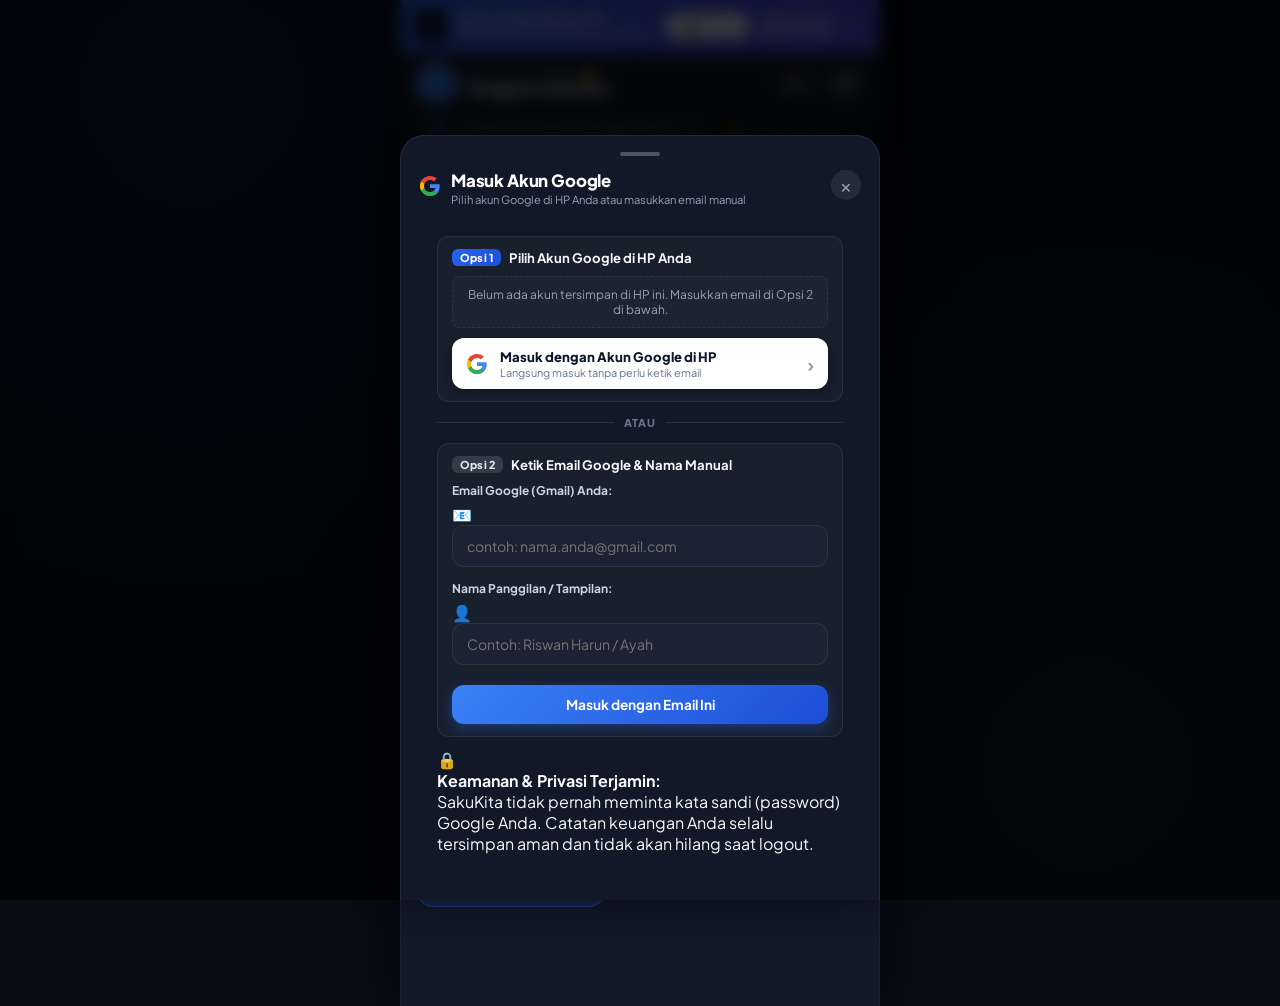
<file: index.html>
<!DOCTYPE html>
<html lang="id">

<head>
  <meta charset="UTF-8">
  <meta name="viewport" content="width=device-width, initial-scale=1.0">
  <title>SakuKita - Buku Kas & Keuangan Kolaboratif Multi-Akun</title>
  <meta name="description"
    content="Aplikasi pencatatan keuangan bersama dan keluarga kolaboratif. Dilengkapi izin pantau (read-only), auto-sync Google Sheets, dan pemantau limit backend gratis.">
  <link rel="manifest" href="manifest.json">
  <link rel="icon" type="image/png" href="icon-192.png">
  <link rel="apple-touch-icon" href="icon-192.png">
  <meta name="theme-color" content="#090d16">
  <meta name="apple-mobile-web-app-capable" content="yes">
  <meta name="apple-mobile-web-app-status-bar-style" content="black-translucent">
  <meta name="apple-mobile-web-app-title" content="SakuKita">
  <link rel="preconnect" href="https://fonts.googleapis.com">
  <link rel="preconnect" href="https://fonts.gstatic.com" crossorigin>
  <link
    href="https://fonts.googleapis.com/css2?family=Plus+Jakarta+Sans:wght@400;500;600;700;800&family=JetBrains+Mono:wght@400;600&display=swap"
    rel="stylesheet">
  <link rel="stylesheet" href="style.css">
</head>

<body>
  <!-- Main Phone Screen Container (FinTech Mobile Shell) -->
  <div class="app-layout">
    <!-- PWA 1-Click Install Banner (Hanya muncul jika belum diinstal) -->
    <div id="pwa-install-banner" class="pwa-install-banner hidden">
      <div class="pwa-banner-left">
        <img src="icon-192.png" width="32" height="32" class="pwa-app-logo" alt="SakuKita Icon">
        <div class="pwa-text-box">
          <strong class="pwa-title">Pasang SakuKita ke HP</strong>
          <span class="pwa-sub">Siap pakai di layar HP tanpa unduh APK manual</span>
        </div>
      </div>
      <div class="pwa-banner-actions">
        <button id="btn-pwa-install" class="btn-install-app" onclick="triggerPwaInstall()">
          <span>📲 Pasang</span>
        </button>
        <button class="btn-pwa-guide" onclick="openInstallGuideModal()" title="Panduan Pasang di HP">
          <span>ℹ️ Panduan</span>
        </button>
        <button class="btn-pwa-dismiss" onclick="dismissPwaBanner()" title="Tutup Banner">&times;</button>
      </div>
    </div>

    <!-- Mobile Top App Bar (khas DANA / OVO) -->
    <header class="app-header-mobile">
      <div class="mobile-header-top">
        <!-- User Avatar & Friendly Greeting -->
        <div class="user-greeting-wrap" onclick="openEditProfileModal()" title="Klik untuk ubah nama atau foto profil">
          <div class="user-avatar-badge" id="header-user-avatar">
            <span>👤</span>
          </div>
          <div class="user-greeting-text">
            <span class="greeting-sub">Halo, Selamat Datang 👋</span>
            <h2 class="user-greeting-name" id="header-user-name">Saya</h2>
          </div>
        </div>

        <!-- Header Actions: Google Account Pill & Settings Menu -->
        <div class="header-right-badges">
          <button class="btn-compact-google" onclick="openGoogleLoginModal()" title="Pilih / Ganti Akun Google">
            <svg width="14" height="14" viewBox="0 0 24 24">
              <path fill="#4285F4"
                d="M22.56 12.25c0-.78-.07-1.53-.2-2.25H12v4.26h5.92c-.26 1.37-1.04 2.53-2.21 3.31v2.77h3.57c2.08-1.92 3.28-4.74 3.28-8.09z" />
              <path fill="#34A853"
                d="M12 23c2.97 0 5.46-.98 7.28-2.66l-3.57-2.77c-.98.66-2.23 1.06-3.71 1.06-2.86 0-5.29-1.93-6.16-4.53H2.18v2.84C3.99 20.53 7.7 23 12 23z" />
              <path fill="#FBBC05"
                d="M5.84 14.09c-.22-.66-.35-1.36-.35-2.09s.13-1.43.35-2.09V7.06H2.18C1.43 8.55 1 10.22 1 12s.43 3.45 1.18 4.94l2.85-2.22.81-.63z" />
              <path fill="#EA4335"
                d="M12 5.38c1.62 0 3.06.56 4.21 1.64l3.15-3.15C17.45 2.09 14.97 1 12 1 7.7 1 3.99 3.47 2.18 7.06l3.66 2.84c.87-2.6 3.3-4.52 6.16-4.52z" />
            </svg>
            <span id="header-google-email">Google</span>
          </button>
          <button class="btn-header-icon" onclick="openAccountModal()" title="Buka Menu Akun & Pengaturan">
            <svg width="18" height="18" viewBox="0 0 24 24" fill="none" stroke="currentColor" stroke-width="2.2">
              <circle cx="12" cy="12" r="3" />
              <path
                d="M19.4 15a1.65 1.65 0 0 0 .33 1.82l.06.06a2 2 0 0 1 0 2.83 2 2 0 0 1-2.83 0l-.06-.06a1.65 1.65 0 0 0-1.82-.33 1.65 1.65 0 0 0-1 1.51V21a2 2 0 0 1-2 2 2 2 0 0 1-2-2v-.09A1.65 1.65 0 0 0 9 19.4a1.65 1.65 0 0 0-1.82.33l-.06.06a2 2 0 0 1-2.83 0 2 2 0 0 1 0-2.83l.06-.06a1.65 1.65 0 0 0 .33-1.82 1.65 1.65 0 0 0-1.51-1H3a2 2 0 0 1-2-2 2 2 0 0 1 2-2h.09A1.65 1.65 0 0 0 4.6 9a1.65 1.65 0 0 0-.33-1.82l-.06-.06a2 2 0 0 1 0-2.83 2 2 0 0 1 2.83 0l.06.06a1.65 1.65 0 0 0 1.82.33H9a1.65 1.65 0 0 0 1-1.51V3a2 2 0 0 1 2-2 2 2 0 0 1 2 2v.09a1.65 1.65 0 0 0 1 1.51 1.65 1.65 0 0 0 1.82-.33l.06-.06a2 2 0 0 1 2.83 0 2 2 0 0 1 0 2.83l-.06.06a1.65 1.65 0 0 0-.33 1.82V9a1.65 1.65 0 0 0 1.51 1H21a2 2 0 0 1 2 2 2 2 0 0 1-2 2h-.09a1.65 1.65 0 0 0-1.51 1z" />
            </svg>
          </button>
        </div>
      </div>

      <!-- Buku Kas Selector Capsule Bar -->
      <div class="space-selector-capsule">
        <div class="space-capsule-left">
          <span class="capsule-icon">📘</span>
          <select id="active-space-select" class="space-dropdown-clean" onchange="handleSpaceChange(this.value)">
            <!-- Populated via JS based on user permissions -->
          </select>
        </div>
        <button id="btn-collaboration" class="btn-collab-capsule" onclick="openCollabModal()">
          <span id="collab-icon">🤝</span>
          <span id="collab-btn-text">Izin Pantau</span>
        </button>
      </div>
    </header>

    <!-- Main Content Area -->
    <main class="main-container">
      <!-- Read-Only Viewer Warning Banner (Shows when user is a Viewer) -->
      <div id="viewer-banner" class="viewer-mode-banner hidden">
        <span class="viewer-banner-icon">👁️</span>
        <div>
          <div class="viewer-banner-title">Mode Hanya Pantau (Read-Only)</div>
          <div class="viewer-banner-desc" id="viewer-banner-desc">
            Buku kas ini milik orang lain. Anda memiliki izin memantau keuangan tanpa hak merubah data.
          </div>
        </div>
      </div>

      <!-- Hero Balance Card (DANA / OVO Royal Blue Style) -->
      <section class="card balance-card-fintech">
        <div class="fintech-card-bg-glow"></div>

        <div class="fintech-balance-top">
          <div class="balance-title-row">
            <span class="fintech-card-label" id="balance-space-owner-label">Saldo SakuKita</span>
            <button type="button" class="btn-toggle-eye" onclick="toggleBalanceVisibility()"
              title="Sembunyikan / Tampilkan Saldo">
              <span id="eye-icon-symbol">👁️</span>
            </button>
          </div>
          <div class="role-and-sync-row">
            <span id="access-role-tag" class="role-badge role-owner">👑 Pemilik</span>
            <div id="sheets-sync-status-badge" class="sheets-sync-badge-pill disconnected"
              title="Pemberitahuan Status Sinkronisasi Google Sheets">
              <span class="sheets-live-dot"></span>
              <span id="sheets-sync-status-text">Sheets Belum Konek</span>
            </div>
            <div class="status-badge-mini" id="sync-status">
              <span class="pulse-dot"></span>
              <span id="sync-status-text">Online</span>
            </div>
          </div>
        </div>

        <!-- Big Bold Financial Balance -->
        <div class="fintech-amount-wrap">
          <h2 id="total-balance" class="fintech-balance-amount">Rp 0</h2>
        </div>

        <!-- Income & Expense Mini Chips -->
        <div class="fintech-summary-grid">
          <div class="fintech-summary-item income-chip">
            <div class="chip-icon">↓</div>
            <div class="chip-text">
              <span class="chip-label">Pemasukan</span>
              <span id="total-income" class="chip-val">+Rp 0</span>
            </div>
          </div>
          <div class="fintech-summary-item expense-chip">
            <div class="chip-icon">↑</div>
            <div class="chip-text">
              <span class="chip-label">Pengeluaran</span>
              <span id="total-expense" class="chip-val">-Rp 0</span>
            </div>
          </div>
        </div>

        <!-- 4 Quick Actions Grid: Catat, Keluarga, Unduh, Sinkron -->
        <div class="fintech-quick-actions-row">
          <button type="button" class="quick-action-circle-btn" onclick="handleNewTransactionClick()"
            title="Catat Transaksi">
            <div class="action-circle-icon bg-blue">➕</div>
            <span class="action-circle-label">Catat</span>
          </button>
          <button type="button" class="quick-action-circle-btn" onclick="openCollabModal()"
            title="Kelola Izin Pantau Keluarga">
            <div class="action-circle-icon bg-purple">👥</div>
            <span class="action-circle-label">Keluarga</span>
          </button>
          <button type="button" class="quick-action-circle-btn action-btn-download" onclick="openDownloadModal()"
            title="Pusat Unduh Laporan Keuangan">
            <div class="action-circle-icon bg-green">📥</div>
            <span class="action-circle-label">Unduh</span>
          </button>
          <button type="button" class="quick-action-circle-btn action-btn-sync" onclick="openSyncOnlyModal()"
            title="Koneksi & Sinkronisasi Google Sheets">
            <div class="action-circle-icon bg-cyan" id="quick-action-sync-icon">
              🔄
              <span id="sheets-action-badge-dot" class="action-badge-dot"></span>
            </div>
            <span class="action-circle-label" id="quick-action-sync-label">Sinkron</span>
          </button>
        </div>
      </section>

      <!-- Monthly Budget Section -->
      <section class="budget-fintech-card" id="budget-card" onclick="openBudgetModal()" title="Klik untuk atur atau ubah target anggaran bulanan">
        <div class="budget-info">
          <span id="budget-label-row" style="display:flex; align-items:center; gap:6px;">
            <span id="budget-title-text">Target Anggaran Bulanan:</span>
            <b id="budget-limit-text">Rp 0</b>
            <span class="budget-edit-badge" title="Atur Anggaran">✏️</span>
          </span>
          <span id="budget-percentage" class="budget-pct">0%</span>
        </div>
        <div class="progress-bar-bg">
          <div id="budget-progress-fill" class="progress-bar-fill" style="width: 0%;"></div>
        </div>
        <div id="budget-sub-info" class="budget-sub-info">
          <span style="font-size:0.72rem; color:var(--text-muted);">Klik di sini untuk pasang batas pengeluaran bulanan</span>
        </div>
      </section>

      <!-- Kantong & Dompet Rekening Carousel -->
      <section class="wallets-section">
        <div class="section-title-row">
          <h3 class="section-title">Kantong & Dompet</h3>
          <span id="btn-add-wallet-action" class="section-action" onclick="openAddWalletModal()">+ Tambah</span>
        </div>
        <div class="wallet-scroll" id="wallets-container">
          <!-- Populated dynamically via JS -->
        </div>
      </section>

      <!-- Riwayat Transaksi Section -->
      <section class="transactions-section" id="transactions-section">
        <div class="section-title-row">
          <div>
            <h3 class="section-title">Riwayat Transaksi</h3>
            <span class="section-subtitle" id="feed-subtitle" style="display:none;">Transparan antar anggota</span>
          </div>
          <button type="button" class="btn-mini-pdf" onclick="exportPersonalPdf()" title="Unduh Rekening Koran Bank">
            <svg width="12" height="12" viewBox="0 0 24 24" fill="none" stroke="currentColor" stroke-width="2.5">
              <path d="M14 2H6a2 2 0 0 0-2 2v16a2 2 0 0 0 2 2h12a2 2 0 0 0 2-2V8z" />
              <polyline points="14 2 14 8 20 8" />
            </svg>
            <span>Rekening Koran</span>
          </button>
        </div>

        <!-- Filter Pills -->
        <div class="filter-pills" id="feed-filter">
          <!-- Populated via JS based on active space members -->
        </div>

        <!-- Live Toast Notification container -->
        <div id="live-alert" class="live-alert hidden">
          <div class="live-alert-icon">⚡</div>
          <div class="live-alert-content">
            <strong id="alert-title">Aktivitas Baru</strong>
            <p id="alert-desc">Seseorang baru saja memperbarui data</p>
          </div>
        </div>

        <!-- Transaction List -->
        <div class="transaction-list" id="transaction-list">
          <!-- Dynamically generated transactions -->
        </div>
      </section>
    </main>

    <!-- Floating Menu/Banner Login Google (Muncul mengambang jika belum login) -->
    <div id="floating-guest-login-bar" class="floating-login-bar hidden" onclick="openGoogleLoginModal()">
      <div class="floating-login-content">
        <div class="floating-login-icon">
          <svg width="20" height="20" viewBox="0 0 24 24">
            <path fill="#4285F4" d="M22.56 12.25c0-.78-.07-1.53-.2-2.25H12v4.26h5.92c-.26 1.37-1.04 2.53-2.21 3.31v2.77h3.57c2.08-1.92 3.28-4.74 3.28-8.09z"/>
            <path fill="#34A853" d="M12 23c2.97 0 5.46-.98 7.28-2.66l-3.57-2.77c-.98.66-2.23 1.06-3.71 1.06-2.86 0-5.29-1.93-6.16-4.53H2.18v2.84C3.99 20.53 7.7 23 12 23z"/>
            <path fill="#FBBC05" d="M5.84 14.09c-.22-.66-.35-1.36-.35-2.09s.13-1.43.35-2.09V7.06H2.18C1.43 8.55 1 10.22 1 12s.43 3.45 1.18 4.94l2.85-2.22.81-.63z"/>
            <path fill="#EA4335" d="M12 5.38c1.62 0 3.06.56 4.21 1.64l3.15-3.15C17.45 2.09 14.97 1 12 1 7.7 1 3.99 3.47 2.18 7.06l3.66 2.84c.87-2.6 3.3-4.52 6.16-4.52z"/>
          </svg>
        </div>
        <div class="floating-login-details">
          <strong class="floating-login-title">Masuk Akun Google</strong>
          <span class="floating-login-desc">Hubungkan Drive &amp; sinkron keluarga</span>
        </div>
      </div>
      <button type="button" class="btn-floating-login-action" onclick="event.stopPropagation(); openGoogleLoginModal();">
        <span>Masuk</span>
      </button>
    </div>

    <!-- Bottom Navigation Bar (khas DANA / OVO / GoPay) -->
    <nav class="bottom-nav-fintech">
      <button type="button" class="nav-item-btn active" id="nav-btn-home" onclick="navToSection('home')">
        <span class="nav-icon">🏠</span>
        <span class="nav-label">Beranda</span>
      </button>
      <button type="button" class="nav-item-btn" id="nav-btn-history" onclick="navToSection('history')">
        <span class="nav-icon">📋</span>
        <span class="nav-label">Riwayat</span>
      </button>

      <!-- Center Raised Floating Action Button (FAB) -->
      <div class="nav-fab-wrap">
        <button type="button" id="btn-main-add-tx" class="nav-fab-btn" onclick="handleNewTransactionClick()"
          title="Catat Transaksi Baru">
          <span class="fab-plus">+</span>
        </button>
        <span id="btn-add-tx-text" class="nav-fab-subtext">Catat</span>
      </div>

      <button type="button" class="nav-item-btn" id="nav-btn-family" onclick="openCollabModal()">
        <span class="nav-icon">👥</span>
        <span class="nav-label">Keluarga</span>
      </button>
      <button type="button" class="nav-item-btn" id="nav-btn-account" onclick="openAccountModal()">
        <span class="nav-icon">⚙️</span>
        <span class="nav-label">Akun</span>
      </button>
    </nav>
  </div>

  <!-- Modal Menu / Akun (DANA Style Profile & Menu Sheet) -->
  <div id="modal-account" class="modal-backdrop hidden" onclick="handleBackdropClick(event, 'modal-account')">
    <div class="modal-sheet">
      <div class="modal-handle"></div>
      <div class="modal-header">
        <div class="modal-header-title-row">
          <div class="user-avatar-badge" id="account-sheet-avatar">
            <span>👤</span>
          </div>
          <div>
            <h3 id="account-sheet-name">Akun Saya</h3>
            <span class="modal-header-sub" id="account-sheet-email">memuat...</span>
          </div>
        </div>
        <button type="button" class="modal-close" onclick="closeAccountModal()">&times;</button>
      </div>

      <!-- Quick Action: Edit Name & Photo -->
      <button type="button" class="btn-submit-tx"
        style="margin-top:0; margin-bottom:12px; background:linear-gradient(135deg,#3b82f6,#2563eb);"
        onclick="closeAccountModal(); openEditProfileModal();">
        <span>✏️ Ubah Nama Panggilan & Foto Profil</span>
      </button>

      <!-- Google Connected Info & Switcher -->
      <div id="user-profile-subdetail" style="margin-bottom:8px;"></div>
      <div class="user-pill-selector" id="user-pill-container" title="Pilih anggota keluarga aktif"></div>

      <!-- Tombol Bersihkan Cloud & Akun Pantauan Lengket -->
      <div id="clean-cloud-quick-box" style="margin-top:6px; margin-bottom:12px;">
        <button type="button" class="btn-clean-cloud-sheet" onclick="closeAccountModal(); cleanAndPurgeCloudMonitoredAccount();" style="width:100%; padding:9px 14px; border-radius:10px; background:rgba(239,68,68,0.12); border:1px solid rgba(239,68,68,0.3); color:#fca5a5; font-size:0.78rem; font-weight:600; cursor:pointer; display:flex; align-items:center; justify-content:center; gap:8px;">
          <span>🧹</span>
          <span>Bersihkan Cloud &amp; Copot Akun Pantauan (Akun Lengket)</span>
        </button>
      </div>

      <!-- Menu Navigation Tiles -->
      <div class="account-menu-list">
        <div class="account-tile-btn" onclick="closeAccountModal(); openGoogleSheetsModal();">
          <div class="account-tile-left">
            <span class="account-tile-icon">📊</span>
            <div>
              <strong class="account-tile-title">Google Sheets & Pusat Data</strong>
              <span class="account-tile-desc" id="sheets-quick-label">Koneksi auto-sync, webhook & unduh laporan</span>
            </div>
          </div>
          <span class="account-tile-arrow">›</span>
        </div>

        <div class="account-tile-btn" onclick="closeAccountModal(); openQuotaModal();">
          <div class="account-tile-left">
            <span class="account-tile-icon">⚡</span>
            <div>
              <strong class="account-tile-title">Status Limit Cloud (Backend)</strong>
              <span class="account-tile-desc" id="quota-quick-label">Limit: 100% Aman (Free Tier)</span>
            </div>
          </div>
          <span class="account-tile-arrow">›</span>
        </div>

        <div class="account-tile-btn" onclick="closeAccountModal(); exportPersonalPdf();">
          <div class="account-tile-left">
            <span class="account-tile-icon">📄</span>
            <div>
              <strong class="account-tile-title">Cetak Rekening Koran (PDF)</strong>
              <span class="account-tile-desc">Unduh format resmi standar bank</span>
            </div>
          </div>
          <span class="account-tile-arrow">›</span>
        </div>

        <div class="account-tile-btn" onclick="openGoogleLoginModal();">
          <div class="account-tile-left">
            <span class="account-tile-icon">🔑</span>
            <div>
              <strong class="account-tile-title">Pilih / Ganti Akun Google</strong>
              <span class="account-tile-desc">Beralih ke akun email Gmail lain</span>
            </div>
          </div>
          <span class="account-tile-arrow">›</span>
        </div>

        <a href="landing.html" class="account-tile-btn">
          <div class="account-tile-left">
            <span class="account-tile-icon">🌐</span>
            <div>
              <strong class="account-tile-title">Website Resmi & Panduan APK</strong>
              <span class="account-tile-desc">Lihat halaman publik & panduan instalasi</span>
            </div>
          </div>
          <span class="account-tile-arrow">›</span>
        </a>

        <!-- Logout Button -->
        <button type="button" class="btn-logout-google" style="margin-top:8px;"
          onclick="closeAccountModal(); handleGoogleLogout();">
          <span>🚪</span>
          <span>Keluar dari Akun (Logout)</span>
        </button>

        <!-- Dual Window Button for simulation -->
        <button type="button" id="btn-open-partner-window" class="btn-dual-window" onclick="openDualWindow()">
          <span>📑</span>
          <span>Buka Tab Baru (Simulasi Multi-Pengguna)</span>
        </button>

        <!-- Zero Reset and Demo Simulation in Account Sheet -->
        <div class="data-manager-card" style="margin-top:8px;">
          <strong class="data-manager-title">Kelola Data Aplikasi</strong>
          <div class="data-manager-btns" style="margin-top:8px;">
            <button type="button" class="btn-reset-clean" onclick="closeAccountModal(); confirmResetAllData();">
              <span>🗑️ Kosongkan Seluruh Data (Mulai dari Nol)</span>
            </button>
            <button type="button" class="btn-load-demo" onclick="closeAccountModal(); confirmLoadDemoData();">
              <span>⚡ Muat Data Simulasi Keluarga</span>
            </button>
          </div>
        </div>
      </div>
    </div>
  </div>

  <!-- Modal 1: Tambah Transaksi -->
  <div id="modal-transaction" class="modal-backdrop hidden" onclick="handleBackdropClick(event, 'modal-transaction')">
    <div class="modal-sheet">
      <div class="modal-handle"></div>
      <div class="modal-header">
        <h3 id="modal-tx-title">Catat Transaksi Baru</h3>
        <button class="modal-close" onclick="closeModal('modal-transaction')">&times;</button>
      </div>

      <!-- Type Switcher: Pengeluaran vs Pemasukan -->
      <div class="type-switcher">
        <button type="button" id="tab-expense" class="type-btn active expense" onclick="setTransactionType('EXPENSE')">
          Pengeluaran (-)
        </button>
        <button type="button" id="tab-income" class="type-btn income" onclick="setTransactionType('INCOME')">
          Pemasukan (+)
        </button>
      </div>

      <form id="form-transaction" onsubmit="handleSaveTransaction(event)">
        <!-- Amount Input -->
        <div class="form-group">
          <label for="tx-amount">Nominal Uang</label>
          <div class="currency-input-wrapper">
            <span class="currency-prefix">Rp</span>
            <input type="text" id="tx-amount" class="form-control amount-field" placeholder="0" required
              inputmode="numeric" oninput="formatCurrencyInput(this)">
          </div>
        </div>

        <!-- Category Grid Selector -->
        <div class="form-group">
          <label>Kategori</label>
          <div class="category-grid" id="category-picker">
            <!-- Dynamically populated based on type -->
          </div>
          <input type="hidden" id="selected-category" required>
        </div>

        <!-- Wallet Selector -->
        <div class="form-group">
          <label for="tx-wallet">Pilih Dompet / Rekening</label>
          <select id="tx-wallet" class="form-control" required>
            <!-- Populated via JS -->
          </select>
        </div>

        <!-- Description Note -->
        <div class="form-group">
          <label for="tx-note">Catatan / Keterangan</label>
          <input type="text" id="tx-note" class="form-control"
            placeholder="Contoh: Belanja bahan dapur, bayar internet, tagihan listrik..." required>
        </div>

        <!-- Who is inputting (Google Account Profile transparency) -->
        <div class="form-group creator-preview-box">
          <span class="creator-label">Akan dicatat atas nama akun:</span>
          <div class="creator-badge" id="tx-creator-badge">
            <span id="tx-creator-avatar">👨‍💼</span>
            <div class="creator-details">
              <span id="tx-creator-name" class="creator-name-bold">Ahmad Pratama</span>
              <span id="tx-creator-email" class="creator-email-sub">ahmad.pratama@gmail.com</span>
            </div>
          </div>
        </div>

        <!-- Auto-Sync Google Sheets Notice -->
        <div class="sheets-autosync-note">
          <span class="sheets-badge-icon">📊</span>
          <span>Transaksi ini akan otomatis ter-backup ke Google Spreadsheet pribadi Anda.</span>
        </div>

        <button type="submit" class="btn-submit-tx">
          Simpan Transaksi
        </button>
      </form>
    </div>
  </div>

  <!-- Modal 2: Tambah / Ubah Dompet & Potongan Admin Bulanan -->
  <div id="modal-wallet" class="modal-backdrop hidden" onclick="handleBackdropClick(event, 'modal-wallet')">
    <div class="modal-sheet">
      <div class="modal-handle"></div>
      <div class="modal-header">
        <h3 id="modal-wallet-title">Tambah Kantong / Dompet</h3>
        <button class="modal-close" onclick="closeModal('modal-wallet')">&times;</button>
      </div>
      <form id="form-wallet" onsubmit="handleSaveWallet(event)">
        <input type="hidden" id="edit-wallet-id" value="">

        <div class="form-group">
          <label for="wallet-name">Nama Dompet / Rekening</label>
          <input type="text" id="wallet-name" class="form-control"
            placeholder="Contoh: BCA Tabungan, DANA, OVO, Gopay, Kas Tunai" required
            oninput="handleWalletNameInput(this)">
        </div>

        <div class="form-group">
          <label for="wallet-balance">Saldo Awal</label>
          <div class="currency-input-wrapper">
            <span class="currency-prefix">Rp</span>
            <input type="text" id="wallet-balance" class="form-control" placeholder="0" required inputmode="numeric"
              oninput="formatCurrencyInput(this)">
          </div>
        </div>

        <!-- Pilihan Centang Bebas Biaya Admin (Khusus E-Wallet & Kas) -->
        <div class="form-group" style="margin-bottom: 12px;">
          <div class="checkbox-pill-card" onclick="toggleWalletNoAdminFee()"
            style="display: flex; align-items: center; justify-content: space-between; padding: 10px 12px; background: rgba(16, 185, 129, 0.08); border: 1px solid rgba(16, 185, 129, 0.25); border-radius: 10px; cursor: pointer; transition: all 0.2s ease;">
            <div style="display: flex; align-items: flex-start; gap: 10px;">
              <input type="checkbox" id="wallet-no-admin"
                style="width: 18px; height: 18px; accent-color: #10b981; cursor: pointer; margin-top: 2px;"
                onchange="handleWalletNoAdminChange(this.checked)" onclick="event.stopPropagation()">
              <div>
                <label for="wallet-no-admin"
                  style="font-size: 0.84rem; font-weight: 700; color: #a7f3d0; cursor: pointer; display: block; margin: 0;">
                  Bebas Biaya Admin (E-Wallet / Kas Tunai)
                </label>
                <span style="font-size: 0.72rem; color: var(--text-muted); display: block; margin-top: 2px;">
                  Centang opsi ini jika dompet adalah E-Wallet (DANA, OVO, GoPay, ShopeePay) atau Kas Tunai tanpa biaya bulanan (Rp 0).
                </span>
              </div>
            </div>
            <span style="font-size: 1.2rem; flex-shrink: 0; margin-left: 6px;">📱</span>
          </div>
        </div>

        <!-- Biaya Admin Bank Bulanan Otomatis (Opsional - Terbuka jika bukan E-Wallet) -->
        <div id="wallet-admin-fee-block">
          <div class="form-group">
            <div class="label-with-badge-row">
              <label for="wallet-admin-fee">Biaya Admin Bank Bulanan (Opsional)</label>
              <span class="badge-feature-pill">⚡ Auto-Potong Tiap Bulan</span>
            </div>
            <div class="currency-input-wrapper">
              <span class="currency-prefix">Rp</span>
              <input type="text" id="wallet-admin-fee" class="form-control" placeholder="0 (Contoh: 14.000 untuk BCA)"
                inputmode="numeric" oninput="formatCurrencyInput(this)">
            </div>
            <span class="field-hint">Jika diisi (misal: Rp 14.000), aplikasi akan otomatis memotong saldo dompet ini
              setiap bulan sebagai mutasi pengeluaran biaya admin bank.</span>
          </div>

          <!-- Kolom Pilihan Tanggal Pemotongan Bulanan -->
          <div class="form-group">
            <label for="wallet-admin-day">Dipotong Setiap Tanggal:</label>
            <div class="input-with-icon">
              <span class="input-prefix-icon">📅</span>
              <select id="wallet-admin-day" class="form-control">
                <option value="25" selected>Tanggal 25 (Standar BCA)</option>
                <option value="akhir">Akhir Bulan (Tanggal Terakhir)</option>
                <option value="1">Tanggal 1 (Awal Bulan)</option>
                <option value="5">Tanggal 5</option>
                <option value="10">Tanggal 10</option>
                <option value="15">Tanggal 15</option>
                <option value="20">Tanggal 20</option>
                <option value="21">Tanggal 21</option>
                <option value="22">Tanggal 22</option>
                <option value="23">Tanggal 23</option>
                <option value="24">Tanggal 24</option>
                <option value="26">Tanggal 26</option>
                <option value="27">Tanggal 27</option>
                <option value="28">Tanggal 28</option>
              </select>
            </div>
            <span class="field-hint">Pilih tanggal pemotongan bulanan yang sesuai dengan mutasi asli rekening bank
              Anda.</span>
          </div>
        </div>

        <!-- Banner Info ketika Bebas Admin Aktif -->
        <div id="wallet-free-admin-notice" class="hidden"
          style="margin-bottom: 14px; padding: 10px 12px; background: rgba(16, 185, 129, 0.1); border: 1px dashed rgba(16, 185, 129, 0.35); border-radius: 8px; font-size: 0.74rem; color: #a7f3d0; display: flex; align-items: center; gap: 8px;">
          <span style="font-size: 1rem;">✅</span>
          <span><b>Dompet Bebas Biaya Admin:</b> Saldo dompet ini tidak akan dipotong biaya admin bulanan (Rp 0).</span>
        </div>

        <div class="form-group">
          <label>Warna Tema Dompet</label>
          <div class="color-picker-row">
            <label class="color-radio"><input type="radio" name="wallet_color" value="#3b82f6" checked><span
                style="background: #3b82f6;"></span></label>
            <label class="color-radio"><input type="radio" name="wallet_color" value="#10b981"><span
                style="background: #10b981;"></span></label>
            <label class="color-radio"><input type="radio" name="wallet_color" value="#8b5cf6"><span
                style="background: #8b5cf6;"></span></label>
            <label class="color-radio"><input type="radio" name="wallet_color" value="#f59e0b"><span
                style="background: #f59e0b;"></span></label>
            <label class="color-radio"><input type="radio" name="wallet_color" value="#ec4899"><span
                style="background: #ec4899;"></span></label>
            <label class="color-radio"><input type="radio" name="wallet_color" value="#06b6d4"><span
                style="background: #06b6d4;"></span></label>
          </div>
        </div>

        <div class="modal-form-actions">
          <button type="button" id="btn-delete-wallet" class="btn-cancel hidden" onclick="handleDeleteWallet()"
            style="color:#f43f5e; border-color:rgba(244,63,94,0.3);">
            <span>🗑️ Hapus Kantong</span>
          </button>
          <button type="submit" id="btn-save-wallet-submit" class="btn-submit-tx">Simpan Dompet</button>
        </div>
      </form>
    </div>
  </div>

  <!-- Modal Konfirmasi Khusus Hapus Kantong / Dompet -->
  <div id="modal-delete-wallet-confirm" class="modal-backdrop hidden"
    onclick="handleBackdropClick(event, 'modal-delete-wallet-confirm')">
    <div class="modal-sheet modal-danger-dialog">
      <div class="modal-handle"></div>

      <div class="danger-dialog-header">
        <div class="danger-dialog-icon-ring">
          <span class="danger-icon">⚠️</span>
        </div>
        <div style="flex:1">
          <h3 class="danger-dialog-title">Hapus Kantong / Dompet</h3>
          <span class="danger-dialog-sub">Pesan konfirmasi keamanan sebelum menghapus</span>
        </div>
        <button class="modal-close" onclick="closeModal('modal-delete-wallet-confirm')">&times;</button>
      </div>

      <div class="danger-dialog-body">
        <!-- Info Kantong Target -->
        <div class="delete-wallet-target-card">
          <div class="target-wallet-top-info">
            <span class="target-wallet-dot" id="del-confirm-dot"></span>
            <div style="flex:1">
              <div class="target-wallet-name" id="del-confirm-name">Kantong</div>
              <div class="target-wallet-sub" id="del-confirm-tx-count">0 transaksi pernah dicatat</div>
            </div>
          </div>
          <div class="target-wallet-balance-row">
            <span>Sisa Saldo Kantong:</span>
            <strong id="del-confirm-balance">Rp 0</strong>
          </div>
        </div>

        <!-- Pesan Khusus Keamanan & Transparansi Data -->
        <div class="danger-alert-box">
          <div class="danger-alert-title">
            <span>🔒</span>
            <strong>Pesan Penting Terkait Mutasi & Saldo:</strong>
          </div>
          <ul class="danger-alert-list">
            <li>Riwayat mutasi transaksi yang pernah dicatat menggunakan kantong ini <b>tetap tersimpan aman</b> di
              laporan keuangan, CSV, dan PDF.</li>
            <li>Pemotongan otomatis biaya admin bulanan untuk kantong ini (jika ada) akan langsung dihentikan.</li>
            <li id="del-confirm-balance-warning-li">Sisa saldo pada kantong ini dapat Anda alihkan ke kantong lain di
              bawah agar uang kas tidak berkurang.</li>
          </ul>
        </div>

        <!-- Opsi Pengalihan Saldo jika saldo > 0 -->
        <div class="balance-transfer-option-box" id="del-balance-transfer-box">
          <label class="transfer-box-label">Pindahkan Sisa Saldo (<b id="del-transfer-amount-label">Rp 0</b>)
            ke:</label>
          <div class="input-with-icon">
            <span class="input-prefix-icon">💼</span>
            <select id="del-transfer-target-wallet" class="form-control">
              <!-- Populated dynamically with other wallets -->
            </select>
          </div>
          <span class="field-hint">Saldo akan otomatis ditambahkan ke kantong tujuan terpilih saat kantong ini
            dihapus.</span>
        </div>

        <!-- Checkbox Konfirmasi Sadar -->
        <div class="danger-confirm-check-wrap">
          <label class="danger-confirm-check-label">
            <input type="checkbox" id="del-confirm-checkbox" onchange="handleDeleteWalletCheckboxChange()">
            <span>Saya mengerti dan yakin ingin menghapus kantong <b id="del-confirm-check-wallet-name">...</b> dari
              buku kas.</span>
          </label>
        </div>

        <div class="danger-dialog-actions">
          <button type="button" class="btn-cancel" onclick="closeModal('modal-delete-wallet-confirm')">Batal</button>
          <button type="button" id="btn-execute-delete-wallet" class="btn-danger-confirm" disabled
            onclick="executeDeleteWalletConfirmed()">
            <span>🗑️ Ya, Hapus Kantong Ini</span>
          </button>
        </div>
      </div>
    </div>
  </div>

  <!-- Modal 3: Hub Koneksi Google Spreadsheet & Pusat Data Lengkap -->
  <div id="modal-sheets" class="modal-backdrop hidden" onclick="handleBackdropClick(event, 'modal-sheets')">
    <div class="modal-sheet modal-large">
      <div class="modal-handle"></div>
      <div class="modal-header">
        <div class="modal-header-title-row">
          <span class="gsheets-header-icon">📊</span>
          <div>
            <h3 id="gsheets-modal-title">Koneksi &amp; Sinkronisasi Google Sheets</h3>
            <span class="modal-header-sub" id="gsheets-modal-user-subtitle">Hubungkan webhook Google Apps Script untuk
              auto-sync mutasi real-time</span>
          </div>
        </div>
        <button class="modal-close" onclick="closeModal('modal-sheets')">&times;</button>
      </div>

      <div class="sheets-modal-content">
        <!-- Status & Auto Connection Card -->
        <div class="gsheets-status-card">
          <div class="gsheets-status-top">
            <div class="gsheets-status-info">
              <span class="gsheets-status-dot"></span>
              <strong>Status: Sinkronisasi Google Sheets</strong>
            </div>
            <span class="gsheets-badge-live">Memeriksa...</span>
          </div>
          <p class="gsheets-status-desc" id="gsheets-status-desc-text">
            Masukkan URL Webhook Google Apps Script di bawah agar setiap transaksi otomatis tercatat di Google
            Spreadsheet Anda.
          </p>
          <button type="button" id="btn-test-webhook-sync" class="btn-test-webhook hidden"
            onclick="testGoogleSheetsWebhook()">
            <span>🧪 Uji Coba Kirim Data Tes ke Google Spreadsheet</span>
          </button>
        </div>

        <!-- Pusat Unduh Laporan Keuangan (4 Menu Lengkap) -->
        <div class="settings-block" style="margin-top: 14px;">
          <h4 class="settings-block-title" style="margin-bottom: 8px;">📥 Pusat Unduh Laporan Keuangan</h4>
          <div class="download-options-list">
            <!-- 1. Unduh E-Statement (PDF Bank) -->
            <button type="button" class="download-option-card"
              onclick="closeModal('modal-sheets'); exportPersonalPdf();" title="Unduh Rekening Koran PDF">
              <div class="download-opt-icon bg-pdf">📄</div>
              <div class="download-opt-info">
                <span class="download-opt-title">Unduh E-Statement (PDF Bank)</span>
                <span class="download-opt-desc">Laporan mutasi rekening koran resmi standar perbankan (A4 rapi).</span>
              </div>
              <span class="download-opt-arrow">➔</span>
            </button>

            <!-- 2. Unduh Mutasi Bank (Format CSV / Excel) -->
            <button type="button" class="download-option-card"
              onclick="closeModal('modal-sheets'); exportPersonalCsv();" title="Unduh Format CSV / Excel">
              <div class="download-opt-icon bg-csv">📥</div>
              <div class="download-opt-info">
                <span class="download-opt-title">Unduh Mutasi Bank (Format CSV / Excel)</span>
                <span class="download-opt-desc">File tabel transaksi lengkap, langsung terbuka di HP atau aplikasi
                  spreadsheet.</span>
              </div>
              <span class="download-opt-arrow">➔</span>
            </button>

            <!-- 3. Salin Data (1-Klik Siap Paste di Sheets) -->
            <button type="button" class="download-option-card"
              onclick="closeModal('modal-sheets'); copyTableForGoogleSheets();" title="Salin Data ke Clipboard">
              <div class="download-opt-icon bg-copy">📋</div>
              <div class="download-opt-info">
                <span class="download-opt-title">Salin Data (1-Klik Siap Paste di Sheets)</span>
                <span class="download-opt-desc">Salin semua mutasi ke clipboard, tinggal buka Sheets lalu tempel di
                  kotak A1.</span>
              </div>
              <span class="download-opt-arrow">➔</span>
            </button>

            <!-- 4. Buka Google Spreadsheet -->
            <button type="button" class="download-option-card"
              onclick="closeModal('modal-sheets'); handleAutoSheetOpen(event);" title="Buka Spreadsheet">
              <div class="download-opt-icon bg-sheets">↗️</div>
              <div class="download-opt-info">
                <span class="download-opt-title">Buka Google Spreadsheet</span>
                <span class="download-opt-desc">Buka dokumen Google Spreadsheet mutasi Anda langsung di browser atau
                  aplikasi.</span>
              </div>
              <span class="download-opt-arrow">➔</span>
            </button>
          </div>
        </div>

        <!-- Form Sambungkan Webhook (Langsung Terbuka & Jelas) -->
        <div class="settings-block" style="margin-top: 14px;">
          <h4 class="settings-block-title" style="margin-bottom: 8px;">🔗 Pengaturan Webhook Auto-Sync</h4>
          <form id="form-sheets-config" onsubmit="handleSaveSheetsConfig(event)">
            <div class="form-group" style="margin-bottom: 12px;">
              <label for="cfg-webhook-url" style="display:flex; justify-content:space-between; align-items:center;">
                <span>URL Webhook Google Apps Script:</span>
                <span class="field-hint" style="margin:0; font-size:0.75rem; color:#60a5fa;">Wajib berakhiran
                  /exec</span>
              </label>
              <input type="url" id="cfg-webhook-url" class="form-control"
                placeholder="https://script.google.com/macros/s/.../exec" required
                style="font-size:0.85rem; padding: 10px 12px;">
              <span class="field-hint" style="margin-top:4px; font-size:0.72rem; color:var(--text-muted);">
                Dapatkan URL ini setelah klik <b>Deploy (Terapkan)</b> &gt; <b>Penerapan Baru</b> di Google Apps Script.
              </span>
            </div>

            <!-- Optional Custom Sheet URL -->
            <div class="form-group" style="margin-bottom: 12px;">
              <label for="cfg-sheet-url" style="font-size:0.8rem; color:var(--text-secondary);">
                Link Google Spreadsheet Anda (Opsional):
              </label>
              <input type="url" id="cfg-sheet-url" class="form-control"
                placeholder="https://docs.google.com/spreadsheets/d/..." style="font-size:0.85rem; padding: 9px 12px;">
            </div>

            <div class="toggle-row"
              style="margin-bottom: 14px; padding: 10px 12px; background: rgba(255,255,255,0.03); border-radius: 8px;">
              <div>
                <strong style="font-size:0.85rem;">Auto-Sync Real-Time</strong>
                <p style="font-size:0.75rem; color:var(--text-muted); margin:0;">Kirim mutasi seketika setiap kali
                  transaksi dicatat atau dihapus.</p>
              </div>
              <label class="switch">
                <input type="checkbox" id="cfg-autosync-toggle" checked>
                <span class="slider"></span>
              </label>
            </div>

            <button type="submit" class="btn-save-settings"
              style="width:100%; padding: 12px; font-weight:700; background:linear-gradient(135deg, #10b981, #059669);">
              💾 Simpan & Sambungkan Webhook
            </button>
          </form>
        </div>

        <!-- Panduan & Script Gratis Google Apps Script -->
        <div class="settings-block" style="margin-top: 14px;">
          <h4 class="settings-block-title" style="margin-bottom: 6px;">📖 Panduan &amp; Kode Script (12 Kolom Lengkap)
          </h4>
          <div style="font-size: 0.8rem; color: var(--text-secondary); line-height: 1.5; margin-bottom: 12px;">
            <p style="margin: 0 0 6px 0;">1. Buka file Google Sheets Anda di browser &gt; pilih menu <b>Ekstensi</b>
              &gt; <b>Apps Script</b>.</p>
            <p style="margin: 0 0 6px 0;">2. Hapus kode yang ada, tempel kode di bawah ini, lalu klik <b>Deploy
                (Terapkan)</b> &gt; <b>Penerapan baru</b>.</p>
            <p style="margin: 0 0 6px 0;">3. Pilih jenis: <b>Aplikasi Web</b>, Jalankan sebagai: <b>Saya</b>, Akses:
              <b>Siapa saja</b>, lalu salin URL Webhook dan tempel di formulir atas.
            </p>
          </div>

          <div class="code-block-wrapper">
            <pre><code id="apps-script-code">function doPost(e) {
  try {
    var sheet = SpreadsheetApp.getActiveSpreadsheet().getActiveSheet();
    var data = JSON.parse(e.postData.contents);

    // 1. Jika spreadsheet masih kosong, buatkan 12 judul kolom lengkap
    if (sheet.getLastRow() === 0) {
      sheet.appendRow([
        'Waktu Transaksi',
        'Nama Pemilik',
        'Buku Kas',
        'Tipe Mutasi',
        'Kategori',
        'Dompet / Rekening',
        'Nominal Mutasi',
        'Keterangan Transaksi',
        'Total Pemasukan',
        'Total Pengeluaran',
        'Saldo Kas Tersedia',
        'Daftar Kantong & Saldo Terakhir'
      ]);
      sheet.getRange(1, 1, 1, 12).setFontWeight("bold").setBackground("#e2e8f0");
    }

    // 2. Tambah baris transaksi seketika (Snapshot Keuangan Lengkap)
    sheet.appendRow([
      data.timestamp || new Date().toLocaleString('id-ID'),
      data.userName || 'Pengguna',
      data.spaceName || 'Buku Kas Utama',
      data.type === 'INCOME' ? 'Pemasukan (+)' : (data.type === 'EXPENSE' ? 'Pengeluaran (-)' : data.type),
      data.category || '-',
      data.walletName || 'Dompet',
      data.amountFormatted || data.amount || '0',
      data.note || '-',
      data.totalIncomeFormatted || '-',
      data.totalExpenseFormatted || '-',
      data.totalBalanceFormatted || '-',
      data.walletsSummary || '-'
    ]);

    return ContentService.createTextOutput(JSON.stringify({ status: "success" }))
      .setMimeType(ContentService.MimeType.JSON);
  } catch (err) {
    return ContentService.createTextOutput(JSON.stringify({ status: "error", message: err.toString() }))
      .setMimeType(ContentService.MimeType.JSON);
  }
}</code></pre>
            <button class="btn-copy-code" onclick="copyAppsScriptCode()">📋 Salin Kode Apps Script</button>
          </div>
        </div>
      </div>
    </div>
  </div>

  <!-- Modal 3B: Menu Khusus Sinkron (HANYA Berisi Google Spreadsheet, Webhook & Skrip - Tanpa Pusat Unduh) -->
  <div id="modal-sync" class="modal-backdrop hidden" onclick="handleBackdropClick(event, 'modal-sync')">
    <div class="modal-sheet modal-large">
      <div class="modal-handle"></div>
      <div class="modal-header">
        <div class="modal-header-title-row">
          <span class="gsheets-header-icon">📊</span>
          <div>
            <h3>Sinkronisasi Google Spreadsheet</h3>
            <span class="modal-header-sub">Koneksi Webhook &amp; Kode Script Auto-Sync Real-Time</span>
          </div>
        </div>
        <button class="modal-close" onclick="closeModal('modal-sync')">&times;</button>
      </div>

      <div class="sheets-modal-content">
        <!-- 1. Status & Auto Connection Card -->
        <div class="gsheets-status-card">
          <div class="gsheets-status-top">
            <div class="gsheets-status-info">
              <span class="gsheets-status-dot"></span>
              <strong>Status: Sinkronisasi Google Sheets</strong>
            </div>
            <span class="gsheets-badge-live">Memeriksa...</span>
          </div>
          <p class="gsheets-status-desc gsheets-status-desc-text">
            Masukkan URL Webhook Google Apps Script di bawah agar setiap transaksi otomatis tercatat di Google Spreadsheet Anda.
          </p>
          <button type="button" class="btn-test-webhook hidden" onclick="testGoogleSheetsWebhook()">
            <span>🧪 Uji Coba Kirim Data Tes ke Google Spreadsheet</span>
          </button>
        </div>

        <!-- 2. Form Sambungkan Webhook (Auto-Sync) -->
        <div class="settings-block" style="margin-top: 14px;">
          <h4 class="settings-block-title" style="margin-bottom: 8px;">🔗 Pengaturan Webhook Auto-Sync</h4>
          <form id="form-sync-only-config" onsubmit="handleSaveSheetsConfig(event)">
            <div class="form-group" style="margin-bottom: 12px;">
              <label for="cfg-webhook-url-sync" style="display:flex; justify-content:space-between; align-items:center;">
                <span>URL Webhook Google Apps Script:</span>
                <span class="field-hint" style="margin:0; font-size:0.75rem; color:#60a5fa;">Wajib berakhiran /exec</span>
              </label>
              <input type="url" id="cfg-webhook-url-sync" class="form-control"
                placeholder="https://script.google.com/macros/s/.../exec" required
                style="font-size:0.85rem; padding: 10px 12px;">
              <span class="field-hint" style="margin-top:4px; font-size:0.72rem; color:var(--text-muted);">
                Dapatkan URL ini setelah klik <b>Deploy (Terapkan)</b> &gt; <b>Penerapan Baru</b> di Google Apps Script.
              </span>
            </div>

            <!-- Optional Custom Sheet URL -->
            <div class="form-group" style="margin-bottom: 12px;">
              <label for="cfg-sheet-url-sync" style="font-size:0.8rem; color:var(--text-secondary);">
                Link Google Spreadsheet Anda (Opsional):
              </label>
              <input type="url" id="cfg-sheet-url-sync" class="form-control"
                placeholder="https://docs.google.com/spreadsheets/d/..." style="font-size:0.85rem; padding: 9px 12px;">
            </div>

            <div class="toggle-row"
              style="margin-bottom: 14px; padding: 10px 12px; background: rgba(255,255,255,0.03); border-radius: 8px;">
              <div>
                <strong style="font-size:0.85rem;">Auto-Sync Real-Time</strong>
                <p style="font-size:0.75rem; color:var(--text-muted); margin:0;">Kirim mutasi seketika setiap kali transaksi dicatat atau dihapus.</p>
              </div>
              <label class="switch">
                <input type="checkbox" id="cfg-autosync-toggle-sync" checked>
                <span class="slider"></span>
              </label>
            </div>

            <button type="submit" class="btn-save-settings"
              style="width:100%; padding: 12px; font-weight:700; background:linear-gradient(135deg, #10b981, #059669);">
              💾 Simpan &amp; Sambungkan Webhook
            </button>
          </form>
        </div>

        <!-- 3. Panduan & Script Gratis Google Apps Script (12 Kolom Lengkap) - PENTING! -->
        <div class="settings-block" style="margin-top: 14px;">
          <h4 class="settings-block-title" style="margin-bottom: 6px;">📖 Panduan &amp; Kode Script (12 Kolom Lengkap)</h4>
          <div style="font-size: 0.8rem; color: var(--text-secondary); line-height: 1.5; margin-bottom: 12px;">
            <p style="margin: 0 0 6px 0;">1. Buka file Google Sheets Anda di browser &gt; pilih menu <b>Ekstensi</b> &gt; <b>Apps Script</b>.</p>
            <p style="margin: 0 0 6px 0;">2. Hapus kode yang ada, tempel kode di bawah ini, lalu klik <b>Deploy (Terapkan)</b> &gt; <b>Penerapan baru</b>.</p>
            <p style="margin: 0 0 6px 0;">3. Pilih jenis: <b>Aplikasi Web</b>, Jalankan sebagai: <b>Saya</b>, Akses: <b>Siapa saja</b>, lalu salin URL Webhook dan tempel di formulir atas.</p>
          </div>

          <div class="code-block-wrapper">
            <pre><code id="apps-script-code-sync">function doPost(e) {
  try {
    var sheet = SpreadsheetApp.getActiveSpreadsheet().getActiveSheet();
    var data = JSON.parse(e.postData.contents);

    // 1. Jika spreadsheet masih kosong, buatkan 12 judul kolom lengkap
    if (sheet.getLastRow() === 0) {
      sheet.appendRow([
        'Waktu Transaksi',
        'Nama Pemilik',
        'Buku Kas',
        'Tipe Mutasi',
        'Kategori',
        'Dompet / Rekening',
        'Nominal Mutasi',
        'Keterangan Transaksi',
        'Total Pemasukan',
        'Total Pengeluaran',
        'Saldo Kas Tersedia',
        'Daftar Kantong & Saldo Terakhir'
      ]);
      sheet.getRange(1, 1, 1, 12).setFontWeight("bold").setBackground("#e2e8f0");
    }

    // 2. Tambah baris transaksi seketika (Snapshot Keuangan Lengkap)
    sheet.appendRow([
      data.timestamp || new Date().toLocaleString('id-ID'),
      data.userName || 'Pengguna',
      data.spaceName || 'Buku Kas Utama',
      data.type === 'INCOME' ? 'Pemasukan (+)' : (data.type === 'EXPENSE' ? 'Pengeluaran (-)' : data.type),
      data.category || '-',
      data.walletName || 'Dompet',
      data.amountFormatted || data.amount || '0',
      data.note || '-',
      data.totalIncomeFormatted || '-',
      data.totalExpenseFormatted || '-',
      data.totalBalanceFormatted || '-',
      data.walletsSummary || '-'
    ]);

    return ContentService.createTextOutput(JSON.stringify({ status: "success" }))
      .setMimeType(ContentService.MimeType.JSON);
  } catch (err) {
    return ContentService.createTextOutput(JSON.stringify({ status: "error", message: err.toString() }))
      .setMimeType(ContentService.MimeType.JSON);
  }
}</code></pre>
            <button class="btn-copy-code" onclick="copyAppsScriptCode()">📋 Salin Kode Apps Script (12 Kolom)</button>
          </div>
        </div>
      </div>
    </div>
  </div>

  <!-- Modal: Pusat Unduh Laporan Keuangan (Khusus 4 Menu Unduh) -->
  <div id="modal-download" class="modal-backdrop hidden" onclick="handleBackdropClick(event, 'modal-download')">
    <div class="modal-sheet">
      <div class="modal-handle"></div>
      <div class="modal-header">
        <div class="modal-header-title-row">
          <span class="gsheets-header-icon" style="background: rgba(16, 185, 129, 0.15); color: #34d399;">📥</span>
          <div>
            <h3>Pusat Unduh Laporan</h3>
            <span class="modal-header-sub">Unduh atau buka mutasi keuangan Anda</span>
          </div>
        </div>
        <button class="modal-close" onclick="closeModal('modal-download')">&times;</button>
      </div>

      <div class="sheets-modal-content">
        <div class="download-options-list">
          <!-- 1. Unduh E-Statement (PDF Bank) -->
          <button type="button" class="download-option-card"
            onclick="closeModal('modal-download'); exportPersonalPdf();" title="Unduh Rekening Koran PDF">
            <div class="download-opt-icon bg-pdf">📄</div>
            <div class="download-opt-info">
              <span class="download-opt-title">Unduh E-Statement (PDF Bank)</span>
              <span class="download-opt-desc">Laporan mutasi rekening koran resmi standar perbankan (A4 rapi).</span>
            </div>
            <span class="download-opt-arrow">➔</span>
          </button>

          <!-- 2. Unduh Mutasi Bank (Format CSV / Excel) -->
          <button type="button" class="download-option-card"
            onclick="closeModal('modal-download'); exportPersonalCsv();" title="Unduh Format CSV / Excel">
            <div class="download-opt-icon bg-csv">📥</div>
            <div class="download-opt-info">
              <span class="download-opt-title">Unduh Mutasi Bank (Format CSV / Excel)</span>
              <span class="download-opt-desc">File tabel transaksi lengkap, langsung terbuka di HP atau aplikasi
                spreadsheet.</span>
            </div>
            <span class="download-opt-arrow">➔</span>
          </button>

          <!-- 3. Salin Data (1-Klik Siap Paste di Sheets) -->
          <button type="button" class="download-option-card"
            onclick="closeModal('modal-download'); copyTableForGoogleSheets();" title="Salin Data ke Clipboard">
            <div class="download-opt-icon bg-copy">📋</div>
            <div class="download-opt-info">
              <span class="download-opt-title">Salin Data (1-Klik Siap Paste di Sheets)</span>
              <span class="download-opt-desc">Salin semua mutasi ke clipboard, tinggal buka Sheets lalu tempel di kotak
                A1.</span>
            </div>
            <span class="download-opt-arrow">➔</span>
          </button>

          <!-- 4. Buka Google Spreadsheet -->
          <button type="button" class="download-option-card"
            onclick="closeModal('modal-download'); handleAutoSheetOpen(event);" title="Buka Spreadsheet">
            <div class="download-opt-icon bg-sheets">↗️</div>
            <div class="download-opt-info">
              <span class="download-opt-title">Buka Google Spreadsheet</span>
              <span class="download-opt-desc">Buka dokumen Google Spreadsheet mutasi Anda langsung di browser atau
                aplikasi.</span>
            </div>
            <span class="download-opt-arrow">➔</span>
          </button>
        </div>
      </div>
    </div>
  </div>

  <!-- Modal 4: Pantau Limit Backend & Estimasi Penggunaan Multi-Akun (>5 Orang) -->
  <div id="modal-quota" class="modal-backdrop hidden" onclick="handleBackdropClick(event, 'modal-quota')">
    <div class="modal-sheet modal-large">
      <div class="modal-handle"></div>
      <div class="modal-header">
        <div class="modal-header-title-row">
          <span class="quota-header-icon">⚡</span>
          <div>
            <h3>Pemantau Limit Backend Cloud (Free Tier)</h3>
            <span class="modal-header-sub">Kapasitas aman gratis selamanya untuk 5+ pengguna</span>
          </div>
        </div>
        <button class="modal-close" onclick="closeModal('modal-quota')">&times;</button>
      </div>

      <div class="quota-modal-content">
        <!-- Safety Summary Card -->
        <div class="quota-summary-banner">
          <div class="summary-icon">🛡️</div>
          <div>
            <strong class="summary-title">Status Kuota: Sangat Aman (99.6% Kuota Bebas Tersedia)</strong>
            <p class="summary-desc">
              Aplikasi ini dirancang ultra-hemat bandwidth & storage. Dihitung untuk pemakaian 5-10 anggota keluarga
              aktif, free tier tidak akan pernah habis.
            </p>
          </div>
        </div>

        <!-- Metric Grid -->
        <div class="quota-meters-grid">
          <!-- Metric 1: Database Storage -->
          <div class="quota-meter-card">
            <div class="meter-header">
              <span class="meter-title">Penyimpanan Database (Cloud DB)</span>
              <span class="meter-badge green-badge">Sangat Lapang</span>
            </div>
            <div class="meter-values">
              <span class="meter-val-large" id="quota-storage-used">~310 KB</span>
              <span class="meter-val-limit">dari Kuota 500 MB (Gratis)</span>
            </div>
            <div class="meter-progress-track">
              <div class="meter-progress-fill" id="quota-storage-bar" style="width: 0.1%;"></div>
            </div>
            <span class="meter-detail-sub">Sisa ruang: <b>499.69 MB</b> (Cukup untuk >400.000 transaksi)</span>
          </div>

          <!-- Metric 2: Monthly Transaction Rows -->
          <div class="quota-meter-card">
            <div class="meter-header">
              <span class="meter-title">Batas Baris Transaksi Bulanan</span>
              <span class="meter-badge green-badge">0.3% Terpakai</span>
            </div>
            <div class="meter-values">
              <span class="meter-val-large" id="quota-rows-used">148 Baris</span>
              <span class="meter-val-limit">dari Limit 50.000 Baris/Bulan</span>
            </div>
            <div class="meter-progress-track">
              <div class="meter-progress-fill" id="quota-rows-bar" style="width: 0.3%;"></div>
            </div>
            <span class="meter-detail-sub">Sisa kuota bulan ini: <b id="quota-rows-remaining">49.852 baris</b></span>
          </div>

          <!-- Metric 3: Concurrent Active Users -->
          <div class="quota-meter-card">
            <div class="meter-header">
              <span class="meter-title">Koneksi Realtime Bersamaan</span>
              <span class="meter-badge blue-badge">Optimal</span>
            </div>
            <div class="meter-values">
              <span class="meter-val-large" id="quota-users-active">3 Pengguna</span>
              <span class="meter-val-limit">Batas Maks: 20 User Bersamaan</span>
            </div>
            <div class="meter-progress-track">
              <div class="meter-progress-fill" style="width: 15%;"></div>
            </div>
            <span class="meter-detail-sub">Keluarga Anda (Saya, Istri, Kakak, dll.) dapat aktif bersamaan tanpa
              lag.</span>
          </div>

          <!-- Metric 4: Bandwidth Egress -->
          <div class="quota-meter-card">
            <div class="meter-header">
              <span class="meter-title">Transfer Bandwidth Bulanan</span>
              <span class="meter-badge green-badge">1.1% Terpakai</span>
            </div>
            <div class="meter-values">
              <span class="meter-val-large">22.4 MB</span>
              <span class="meter-val-limit">dari Kuota 2.0 GB / Bulan</span>
            </div>
            <div class="meter-progress-track">
              <div class="meter-progress-fill" style="width: 1.1%;"></div>
            </div>
            <span class="meter-detail-sub">Sisa transfer data: <b>1.97 GB</b></span>
          </div>
        </div>

        <!-- Simulation for 5+ Family Members -->
        <div class="settings-block">
          <h4 class="settings-block-title">Kalkulator Estimasi Jika Dipakai >5 Pengguna</h4>
          <div class="calc-explanation-box">
            <div class="calc-row">
              <span>Jumlah Pengguna Keluarga:</span>
              <b>5 s/d 10 Orang</b>
            </div>
            <div class="calc-row">
              <span>Estimasi Transaksi Harian:</span>
              <b>~15 transaksi / orang / hari (450 tx/bln)</b>
            </div>
            <div class="calc-row">
              <span>Total Transaksi 1 Bulan:</span>
              <b>~4.500 transaksi per bulan</b>
            </div>
            <div class="calc-row highlight">
              <span>Persentase Limit Free Tier yang Terpakai:</span>
              <b class="text-green">Hanya 9% dari kuota gratis 50.000 baris!</b>
            </div>
          </div>
          <p class="calc-conclusion">
            💡 <b>Kesimpulan:</b> Pemakaian 5 sampai 10 orang sangat aman 100% di backend free tier tanpa perlu upgrade
            berbayar. Ditambah lagi dengan adanya <b>Auto-Sync Google Spreadsheet</b>, Anda memiliki salinan permanen
            tanpa batas di Google Drive Anda.
          </p>
        </div>

        <!-- Database Schema SQL Quick View (Supabase Ready) -->
        <div class="settings-block">
          <div class="sql-toggle-row">
            <h4 class="settings-block-title">Skema Database Cloud (Supabase Multi-User)</h4>
            <button class="btn-copy-code" onclick="copySqlCode()">Salin SQL</button>
          </div>
          <div class="code-block-wrapper">
            <pre><code id="sql-script-code">-- SKEMA SAKUKITA MULTI-USER & GOOGLE PROFILE
CREATE TABLE users (
  id UUID DEFAULT gen_random_uuid() PRIMARY KEY,
  google_name TEXT NOT NULL,
  google_email TEXT UNIQUE NOT NULL,
  avatar TEXT DEFAULT '👤',
  created_at TIMESTAMPTZ DEFAULT now()
);

CREATE TABLE spaces (
  id UUID DEFAULT gen_random_uuid() PRIMARY KEY,
  name TEXT NOT NULL,
  owner_id UUID REFERENCES users(id),
  budget NUMERIC DEFAULT 6000000,
  created_at TIMESTAMPTZ DEFAULT now()
);

-- HAK AKSES HANYA PANTAU (VIEWER PERMISSIONS)
CREATE TABLE space_permissions (
  id UUID DEFAULT gen_random_uuid() PRIMARY KEY,
  space_id UUID REFERENCES spaces(id) ON DELETE CASCADE,
  user_id UUID REFERENCES users(id) ON DELETE CASCADE,
  role TEXT CHECK (role IN ('VIEWER')), -- HANYA BISA MEMANTAU!
  UNIQUE(space_id, user_id)
);

CREATE TABLE transactions (
  id UUID DEFAULT gen_random_uuid() PRIMARY KEY,
  space_id UUID REFERENCES spaces(id) ON DELETE CASCADE,
  created_by_user_id UUID REFERENCES users(id),
  amount NUMERIC NOT NULL,
  type TEXT CHECK (type IN ('INCOME', 'EXPENSE')),
  category TEXT NOT NULL,
  note TEXT,
  created_at TIMESTAMPTZ DEFAULT now()
);

-- REALTIME SYNC UNTUK SELURUH HP KELUARGA
ALTER PUBLICATION supabase_realtime ADD TABLE transactions;
ALTER PUBLICATION supabase_realtime ADD TABLE spaces;</code></pre>
          </div>
        </div>
      </div>
    </div>
  </div>

  <!-- Modal 5: Izin Kolaborasi & Hak Akses Pantau (Viewer-Only Management) -->
  <div id="modal-collaboration" class="modal-backdrop hidden"
    onclick="handleBackdropClick(event, 'modal-collaboration')">
    <div class="modal-sheet">
      <div class="modal-handle"></div>
      <div class="modal-header">
        <div class="modal-header-title-row">
          <span class="collab-header-icon">🤝</span>
          <div>
            <h3>Izin Akses & Kolaborasi</h3>
            <span class="modal-header-sub">Pengaturan Hak Pantau (Read-Only)</span>
          </div>
        </div>
        <button class="modal-close" onclick="closeModal('modal-collaboration')">&times;</button>
      </div>

      <div id="collab-content-area" class="collab-modal-content">
        <!-- Rendered dynamically via JS based on active user and active space -->
      </div>
    </div>
  </div>

  <!-- Modal: Atur Target Anggaran Bulanan -->
  <div id="modal-budget" class="modal-backdrop hidden" onclick="handleBackdropClick(event, 'modal-budget')">
    <div class="modal-sheet">
      <div class="modal-handle"></div>
      <div class="modal-header">
        <div class="modal-header-title-row">
          <span class="collab-header-icon" style="background: rgba(99, 102, 241, 0.15); color: #818cf8;">🎯</span>
          <div>
            <h3>Target Anggaran Bulanan</h3>
            <span class="modal-header-sub">Batas maksimal pengeluaran buku kas bulan ini</span>
          </div>
        </div>
        <button class="modal-close" onclick="closeModal('modal-budget')">&times;</button>
      </div>

      <form id="form-budget" onsubmit="handleSaveBudget(event)">
        <div class="budget-modal-summary"
          style="background: var(--bg-surface-elevated); padding: 12px 14px; border-radius: 12px; margin-bottom: 16px; border: 1px solid var(--border-color);">
          <div style="display:flex; justify-content:space-between; font-size:0.8rem; margin-bottom:6px; color:var(--text-muted);">
            <span>Pengeluaran Bulan Ini:</span>
            <strong id="modal-budget-current-expense" style="color:#f43f5e;">Rp 0</strong>
          </div>
          <div style="display:flex; justify-content:space-between; font-size:0.8rem; color:var(--text-muted);">
            <span>Status Anggaran:</span>
            <strong id="modal-budget-current-status" style="color:#10b981;">Aman</strong>
          </div>
        </div>

        <div class="form-group">
          <label for="budget-amount-input">Batas Nominal Target Bulanan:</label>
          <div class="currency-input-wrapper">
            <span class="currency-prefix">Rp</span>
            <input type="text" id="budget-amount-input" class="form-control" placeholder="0 (Contoh: 5.000.000)"
              inputmode="numeric" oninput="formatCurrencyInput(this)" required>
          </div>
          <span class="field-hint">
            Batas maksimal pengeluaran buku kas ini setiap bulannya. Isi Rp 0 jika tidak ingin membatasi anggaran.
          </span>
        </div>

        <!-- Tombol Preset Cepat -->
        <div class="form-group">
          <label style="font-size:0.75rem; color:var(--text-muted); margin-bottom:6px; display:block;">Pilihan Cepat Target:</label>
          <div style="display:flex; gap:6px; flex-wrap:wrap;">
            <button type="button" class="btn-preset-pill" onclick="setBudgetPreset(3000000)">Rp 3 Juta</button>
            <button type="button" class="btn-preset-pill" onclick="setBudgetPreset(5000000)">Rp 5 Juta</button>
            <button type="button" class="btn-preset-pill" onclick="setBudgetPreset(7500000)">Rp 7.5 Juta</button>
            <button type="button" class="btn-preset-pill" onclick="setBudgetPreset(10000000)">Rp 10 Juta</button>
            <button type="button" class="btn-preset-pill" onclick="setBudgetPreset(0)" style="border-color:rgba(244,63,94,0.3); color:#f43f5e;">Matikan (Rp 0)</button>
          </div>
        </div>

        <div class="modal-form-actions">
          <button type="button" class="btn-cancel" onclick="closeModal('modal-budget')">Batal</button>
          <button type="submit" class="btn-submit-tx">Simpan Target</button>
        </div>
      </form>
    </div>
  </div>

  <!-- Modal: Cari Undangan Masuk dari Pasangan -->
  <div id="modal-find-invite" class="modal-backdrop hidden" onclick="handleBackdropClick(event, 'modal-find-invite')">
    <div class="modal-sheet">
      <div class="modal-handle"></div>
      <div class="modal-header">
        <div class="modal-header-title-row">
          <span class="collab-header-icon" style="background: rgba(16, 185, 129, 0.15); color: #34d399;">🔍</span>
          <div>
            <h3>Cari Undangan Masuk</h3>
            <span class="modal-header-sub">Hubungkan Buku Kas Pasangan Antar-HP</span>
          </div>
        </div>
        <button class="modal-close" onclick="closeModal('modal-find-invite')">&times;</button>
      </div>

      <div style="padding: 4px 0 16px 0;">
        <div style="background: rgba(59, 130, 246, 0.08); border: 1px solid rgba(59, 130, 246, 0.2); border-radius: 12px; padding: 12px; margin-bottom: 16px; font-size: 0.8rem; color: #93c5fd; line-height: 1.45;">
          💡 <b>Cara Terhubung dengan Pasangan:</b><br>
          Masukkan email Google yang didaftarkan pasangan Anda di menu <i>Izin Akses & Kolaborasi</i> buku kas mereka, lalu klik <b>Cari di Cloud</b>.
        </div>

        <!-- Form Cari via Email -->
        <form id="form-find-cloud-invite" onsubmit="handleExecuteFindInvite(event)">
          <div class="form-group">
            <label for="find-invite-email">Email Anda (yang didaftarkan pasangan):</label>
            <div class="input-with-icon">
              <span class="input-prefix-icon">📧</span>
              <input type="email" id="find-invite-email" class="form-control" placeholder="nama@gmail.com" required>
            </div>
            <span class="field-hint">Sistem akan memeriksa undangan buku kas di cloud yang ditujukan ke email ini.</span>
          </div>

          <button type="submit" id="btn-submit-find-cloud" class="btn-submit-tx" style="margin-top: 10px;">
            <span id="btn-submit-find-text">🔍 Cari Undangan di Cloud Sekarang</span>
          </button>
        </form>

        <!-- Hasil status pencarian -->
        <div id="find-invite-result-box" class="hidden" style="margin-top: 14px;"></div>

        <!-- Tempel Link WhatsApp -->
        <div style="margin-top: 20px; padding-top: 16px; border-top: 1px dashed var(--border-color);">
          <div style="font-size: 0.78rem; font-weight: 700; color: var(--text-muted); margin-bottom: 8px; text-transform: uppercase; letter-spacing: 0.5px;">
            Atau Tempel Tautan WhatsApp dari Pasangan:
          </div>
          <div style="display: flex; gap: 8px;">
            <input type="text" id="paste-invite-token-input" class="form-control" placeholder="Tempel tautan https://... di sini" style="font-size: 0.8rem;">
            <button type="button" class="btn-preset-pill" onclick="handleJoinViaPastedToken()" style="white-space: nowrap; padding: 0 14px; background: #3b82f6; color: white; border-color: #3b82f6;">
              🚀 Gabung
            </button>
          </div>
        </div>
      </div>
    </div>
  </div>

  <!-- Modal: Ubah Nama Panggilan Buku Kas Pantauan (Khusus Pemantau) -->
  <div id="modal-rename-monitored" class="modal-backdrop hidden" onclick="handleBackdropClick(event, 'modal-rename-monitored')">
    <div class="modal-sheet">
      <div class="modal-handle"></div>
      <div class="modal-header">
        <div class="modal-header-title-row">
          <span class="collab-header-icon" style="background: rgba(59, 130, 246, 0.15); color: #60a5fa;">✏️</span>
          <div>
            <h3>Ubah Nama Panggilan Buku Kas</h3>
            <span class="modal-header-sub">Sesuaikan sebutan buku kas &amp; pemilik di HP Anda</span>
          </div>
        </div>
        <button class="modal-close" onclick="closeModal('modal-rename-monitored')">&times;</button>
      </div>

      <form id="form-rename-monitored" onsubmit="handleSaveRenameMonitored(event)">
        <input type="hidden" id="rename-space-id" value="">

        <div class="form-group">
          <label for="rename-owner-name">Panggilan Pemilik Buku Kas:</label>
          <input type="text" id="rename-owner-name" class="form-control" placeholder="Contoh: Istri / Kakak / Adik / Suami" required>
          <span class="field-hint">Nama ini akan muncul pada kartu saldo, riwayat mutasi, dan daftar pilihan buku kas.</span>
        </div>

        <!-- Quick suggestion pills -->
        <div class="form-group" style="margin-bottom: 14px;">
          <label style="font-size:0.75rem; color:var(--text-muted); margin-bottom:6px; display:block;">Pilihan Cepat Panggilan:</label>
          <div style="display:flex; gap:6px; flex-wrap:wrap;">
            <button type="button" class="btn-preset-pill" onclick="setRenameOwnerPreset('Istri')">Istri</button>
            <button type="button" class="btn-preset-pill" onclick="setRenameOwnerPreset('Suami')">Suami</button>
            <button type="button" class="btn-preset-pill" onclick="setRenameOwnerPreset('Kakak')">Kakak</button>
            <button type="button" class="btn-preset-pill" onclick="setRenameOwnerPreset('Adik')">Adik</button>
            <button type="button" class="btn-preset-pill" onclick="setRenameOwnerPreset('Ayah')">Ayah</button>
            <button type="button" class="btn-preset-pill" onclick="setRenameOwnerPreset('Bunda')">Bunda</button>
          </div>
        </div>

        <div class="form-group">
          <label for="rename-space-name">Nama Tampilan Buku Kas:</label>
          <input type="text" id="rename-space-name" class="form-control" placeholder="Contoh: Buku Kas Istri / Buku Kas Kakak" required>
        </div>

        <div class="modal-form-actions">
          <button type="button" class="btn-cancel" onclick="closeModal('modal-rename-monitored')">Batal</button>
          <button type="submit" class="btn-submit-tx">Simpan Nama</button>
        </div>

        <!-- Tombol Berhenti Memantau & Bersihkan Cloud -->
        <div style="margin-top: 18px; padding-top: 14px; border-top: 1px dashed rgba(244, 63, 94, 0.25); text-align: center;">
          <button type="button" class="btn-preset-pill btn-clean-cloud-banner" onclick="handleLeaveMonitoredSpace()" style="border-color: rgba(244,63,94,0.4); color: #fca5a5; background: rgba(239,68,68,0.1); padding: 8px 16px; border-radius:8px; font-weight:600; cursor:pointer;">
            🧹 Bersihkan Cloud &amp; Copot Buku Kas Ini
          </button>
        </div>
      </form>
    </div>
  </div>

  <!-- Modal 6: Ubah Profil, Rename & Upload Foto Profil -->
  <div id="modal-profile" class="modal-backdrop hidden" onclick="handleBackdropClick(event, 'modal-profile')">
    <div class="modal-sheet">
      <div class="modal-handle"></div>
      <div class="modal-header">
        <div class="modal-header-title-row">
          <span class="quota-header-icon">👤</span>
          <div>
            <h3>Ubah Nama & Foto Profil</h3>
            <span class="modal-header-sub">Sesuaikan identitas tampilan Anda di aplikasi dan mutasi keuangan</span>
          </div>
        </div>
        <button class="modal-close" onclick="closeModal('modal-profile')">&times;</button>
      </div>

      <form id="form-edit-profile" onsubmit="handleSaveProfile(event)">
        <!-- Photo Uploader Section -->
        <div class="profile-photo-uploader-box">
          <div class="profile-avatar-large" id="profile-avatar-preview">
            <span id="preview-avatar-content">👤</span>
          </div>
          <div class="profile-photo-actions">
            <button type="button" class="btn-upload-photo" onclick="triggerPhotoUpload()">
              <span>📷 Unggah Foto dari Galeri / Kamera</span>
            </button>
            <input type="file" id="edit-profile-photo-input" accept="image/*" style="display:none;"
              onchange="handleProfilePhotoSelected(event)">
            <button type="button" id="btn-remove-photo" class="btn-remove-photo hidden" onclick="removeProfilePhoto()">
              <span>Hapus Foto (Gunakan Emoji)</span>
            </button>
            <span class="field-hint">Foto akan otomatis disesuaikan secara rapi di avatar profil, riwayat mutasi, dan
              laporan PDF.</span>
          </div>
        </div>

        <div class="form-group">
          <label for="edit-profile-name">Nama Tampilan di Aplikasi (Bisa Rename Bebas):</label>
          <input type="text" id="edit-profile-name" class="form-control" placeholder="Contoh: Ayah / Bunda / Mas Ahmad"
            required>
          <span class="field-hint">Anda bebas merename nama ini agar lebih akrab bagi keluarga, meskipun nama asli di
            akun Google berbeda.</span>
        </div>

        <div class="form-group">
          <label for="edit-profile-email">Email Akun Google (Gmail):</label>
          <input type="email" id="edit-profile-email" class="form-control" placeholder="nama@gmail.com" required>
          <span class="field-hint">Email ini digunakan untuk menghubungkan Google Drive pribadi Anda dan hak izin pantau
            keluarga.</span>
        </div>

        <div class="form-group">
          <label>Pilih Emoji Alternatif (Jika tidak memakai foto):</label>
          <div class="avatar-picker-row">
            <label class="avatar-radio"><input type="radio" name="profile_avatar" value="👨‍💼"><span
                class="avatar-bubble">👨‍💼</span></label>
            <label class="avatar-radio"><input type="radio" name="profile_avatar" value="👩‍💼"><span
                class="avatar-bubble">👩‍💼</span></label>
            <label class="avatar-radio"><input type="radio" name="profile_avatar" value="🧑‍💻"><span
                class="avatar-bubble">🧑‍💻</span></label>
            <label class="avatar-radio"><input type="radio" name="profile_avatar" value="👨‍👩‍👧"><span
                class="avatar-bubble">👨‍👩‍👧</span></label>
            <label class="avatar-radio"><input type="radio" name="profile_avatar" value="🌟"><span
                class="avatar-bubble">🌟</span></label>
            <label class="avatar-radio"><input type="radio" name="profile_avatar" value="👤"><span
                class="avatar-bubble">👤</span></label>
          </div>
        </div>

        <div class="modal-form-actions">
          <button type="button" class="btn-cancel" onclick="closeModal('modal-profile')">Batal</button>
          <button type="submit" class="btn-submit-tx">Simpan Perubahan</button>
        </div>
      </form>

      <!-- Logout / Switch Google Account Button -->
      <div class="auth-logout-block">
        <button type="button" class="btn-logout-google" onclick="handleGoogleLogout()">
          <svg width="15" height="15" viewBox="0 0 24 24" fill="none" stroke="currentColor" stroke-width="2">
            <path d="M9 21H5a2 2 0 0 1-2-2V5a2 2 0 0 1 2-2h4" />
            <polyline points="16 17 21 12 16 7" />
            <line x1="21" y1="12" x2="9" y2="12" />
          </svg>
          <span>Keluar / Ganti Akun Google Lain</span>
        </button>
      </div>

      <!-- Data Reset & Demo Manager -->
      <div class="data-manager-card">
        <div class="data-manager-header">
          <span class="data-mgr-icon">⚙️</span>
          <div>
            <strong class="data-manager-title">Kelola Data Buku Kas</strong>
            <p class="data-manager-desc">Mulai bersih dari nol rupiah atau coba fitur kolaborasi dengan data simulasi
              keluarga:</p>
          </div>
        </div>
        <div class="data-manager-btns">
          <button type="button" class="btn-reset-clean" onclick="confirmResetAllData()">
            <span>🗑️ Kosongkan Seluruh Data (Mulai dari Nol)</span>
          </button>
          <button type="button" class="btn-load-demo" onclick="confirmLoadDemoData()">
            <span>⚡ Muat Data Simulasi Keluarga</span>
          </button>
        </div>
      </div>
    </div>
  </div>

  <!-- Modal 8: Pilihan Login / Masuk Akun Google (2 Opsi: Akun Google di HP vs Manual) -->
  <div id="modal-google-login" class="modal-backdrop hidden" onclick="handleBackdropClick(event, 'modal-google-login')">
    <div class="modal-sheet modal-auth">
      <div class="modal-handle"></div>
      <div class="modal-header">
        <div class="modal-header-title-row">
          <div class="google-auth-logo-pill">
            <svg width="22" height="22" viewBox="0 0 24 24">
              <path fill="#4285F4"
                d="M22.56 12.25c0-.78-.07-1.53-.2-2.25H12v4.26h5.92c-.26 1.37-1.04 2.53-2.21 3.31v2.77h3.57c2.08-1.92 3.28-4.74 3.28-8.09z" />
              <path fill="#34A853"
                d="M12 23c2.97 0 5.46-.98 7.28-2.66l-3.57-2.77c-.98.66-2.23 1.06-3.71 1.06-2.86 0-5.29-1.93-6.16-4.53H2.18v2.84C3.99 20.53 7.7 23 12 23z" />
              <path fill="#FBBC05"
                d="M5.84 14.09c-.22-.66-.35-1.36-.35-2.09s.13-1.43.35-2.09V7.06H2.18C1.43 8.55 1 10.22 1 12s.43 3.45 1.18 4.94l2.85-2.22.81-.63z" />
              <path fill="#EA4335"
                d="M12 5.38c1.62 0 3.06.56 4.21 1.64l3.15-3.15C17.45 2.09 14.97 1 12 1 7.7 1 3.99 3.47 2.18 7.06l3.66 2.84c.87-2.6 3.3-4.52 6.16-4.52z" />
            </svg>
          </div>
          <div>
            <h3>Masuk Akun Google</h3>
            <span class="modal-header-sub">Pilih akun Google di HP Anda atau masukkan email manual</span>
          </div>
        </div>
        <button class="modal-close" onclick="closeModal('modal-google-login')">&times;</button>
      </div>

      <div class="auth-modal-body">
        <!-- OPSI 1: Pilih / Lanjutkan dengan Akun Google yang Ada di HP -->
        <div class="auth-choice-card">
          <div class="choice-card-header">
            <span class="choice-badge">Opsi 1</span>
            <strong class="choice-title">Pilih Akun Google di HP Anda</strong>
          </div>

          <!-- Area Akun Google Tersimpan di Perangkat Ini (1-Tap Langsung Masuk) -->
          <div id="device-accounts-container" class="device-accounts-box">
            <!-- Rendered dynamically via JS -->
          </div>

          <!-- Tombol One-Tap Deteksi Cepat Akun Google di HP -->
          <button type="button" class="btn-onetap-google" onclick="triggerGoogleOneTapLogin()">
            <svg width="22" height="22" viewBox="0 0 24 24">
              <path fill="#4285F4"
                d="M22.56 12.25c0-.78-.07-1.53-.2-2.25H12v4.26h5.92c-.26 1.37-1.04 2.53-2.21 3.31v2.77h3.57c2.08-1.92 3.28-4.74 3.28-8.09z" />
              <path fill="#34A853"
                d="M12 23c2.97 0 5.46-.98 7.28-2.66l-3.57-2.77c-.98.66-2.23 1.06-3.71 1.06-2.86 0-5.29-1.93-6.16-4.53H2.18v2.84C3.99 20.53 7.7 23 12 23z" />
              <path fill="#FBBC05"
                d="M5.84 14.09c-.22-.66-.35-1.36-.35-2.09s.13-1.43.35-2.09V7.06H2.18C1.43 8.55 1 10.22 1 12s.43 3.45 1.18 4.94l2.85-2.22.81-.63z" />
              <path fill="#EA4335"
                d="M12 5.38c1.62 0 3.06.56 4.21 1.64l3.15-3.15C17.45 2.09 14.97 1 12 1 7.7 1 3.99 3.47 2.18 7.06l3.66 2.84c.87-2.6 3.3-4.52 6.16-4.52z" />
            </svg>
            <div class="btn-onetap-content">
              <strong id="btn-onetap-title">Masuk Otomatis dengan Akun Google di HP</strong>
              <span class="btn-onetap-hint">Langsung masuk tanpa perlu ketik email</span>
            </div>
            <span class="onetap-arrow-badge">›</span>
          </button>
        </div>

        <!-- Pemisah Garis ATAU -->
        <div class="auth-or-separator">
          <span class="or-line"></span>
          <span class="or-text">ATAU</span>
          <span class="or-line"></span>
        </div>

        <!-- OPSI 2: Masukkan Email & Nama Manual -->
        <div class="auth-choice-card">
          <div class="choice-card-header">
            <span class="choice-badge badge-manual">Opsi 2</span>
            <strong class="choice-title">Ketik Email Google & Nama Manual</strong>
          </div>

          <form id="form-new-google-account" onsubmit="handleAddNewGoogleAccount(event)" class="add-google-form">
            <div class="form-group">
              <label for="login-google-email">Email Google (Gmail) Anda:</label>
              <div class="input-with-icon">
                <span class="input-prefix-icon">📧</span>
                <input type="email" id="login-google-email" class="form-control"
                  placeholder="contoh: nama.anda@gmail.com" required>
              </div>
            </div>
            <div class="form-group">
              <label for="login-google-name">Nama Panggilan / Tampilan:</label>
              <div class="input-with-icon">
                <span class="input-prefix-icon">👤</span>
                <input type="text" id="login-google-name" class="form-control" placeholder="Contoh: Riswan Harun / Ayah"
                  required>
              </div>
            </div>
            <button type="submit" class="btn-submit-manual-login">
              <span>Masuk dengan Email Ini</span>
            </button>
          </form>
        </div>

        <div class="auth-security-box">
          <span class="sec-icon">🔒</span>
          <div>
            <strong>Keamanan & Privasi Terjamin:</strong>
            <p>SakuKita tidak pernah meminta kata sandi (password) Google Anda. Catatan keuangan Anda selalu tersimpan
              aman dan tidak akan hilang saat logout.</p>
          </div>
        </div>
      </div>
    </div>
  </div>

  <!-- Modal 7: Panduan Pasang Aplikasi Siap Pakai di HP & Komputer -->
  <div id="modal-pwa-guide" class="modal-backdrop hidden" onclick="handleBackdropClick(event, 'modal-pwa-guide')">
    <div class="modal-sheet">
      <div class="modal-handle"></div>
      <div class="modal-header">
        <div class="modal-header-title-row">
          <span class="quota-header-icon">📲</span>
          <div>
            <h3>Pasang Aplikasi Siap Pakai</h3>
            <span class="modal-header-sub">Langsung muncul di layar HP Anda tanpa instalasi ribet</span>
          </div>
        </div>
        <button class="modal-close" onclick="closeModal('modal-pwa-guide')">&times;</button>
      </div>

      <div class="install-guide-body">
        <div class="install-ready-banner">
          <img src="icon.svg" width="48" height="48" class="guide-app-icon" alt="SakuKita">
          <div>
            <strong class="guide-banner-title">SakuKita Sudah Siap Pasang!</strong>
            <p class="guide-banner-desc">Aplikasi ini berbasis Progressive Web App (PWA). Begitu dipasang, ikon SakuKita
              akan langsung muncul di HP Anda seperti aplikasi APK dari Play Store atau App Store.</p>
          </div>
        </div>

        <div class="guide-steps-list">
          <div class="guide-step-card">
            <div class="step-num-badge">Android</div>
            <div class="step-content">
              <strong>Cara Pasang di HP Android (Google Chrome):</strong>
              <ol>
                <li>Cukup klik tombol <b>"📲 Pasang Sekarang"</b> di bilah atas aplikasi.</li>
                <li>Atau tap menu titik tiga (<b>⋮</b>) di pojok kanan atas Chrome.</li>
                <li>Pilih <b>"Instal Aplikasi"</b> atau <b>"Tambahkan ke Layar Utama"</b>.</li>
                <li>Selesai! Ikon SakuKita siap dibuka kapan saja dari menu HP.</li>
              </ol>
            </div>
          </div>

          <div class="guide-step-card">
            <div class="step-num-badge badge-ios">iPhone</div>
            <div class="step-content">
              <strong>Cara Pasang di iPhone / iPad (Safari):</strong>
              <ol>
                <li>Buka link aplikasi ini di browser <b>Safari</b>.</li>
                <li>Tap tombol <b>Bagikan (Share ⎋)</b> di bar bawah Safari.</li>
                <li>Gulir ke bawah dan pilih <b>"Tambah ke Layar Utama (Add to Home Screen)"</b>.</li>
                <li>Tap <b>"Tambah"</b> di pojok kanan atas. Selesai!</li>
              </ol>
            </div>
          </div>

          <div class="guide-step-card">
            <div class="step-num-badge badge-pc">Laptop</div>
            <div class="step-content">
              <strong>Cara Pasang di Komputer / Laptop (Windows & Mac):</strong>
              <p>Klik tombol <b>"Pasang Sekarang"</b> atau klik ikon komputer kecil di bilah URL Chrome/Edge untuk
                memasang sebagai aplikasi desktop mandiri.</p>
            </div>
          </div>
        </div>

        <!-- Explanation for Opening on Phone from Laptop -->
        <div class="network-guide-card">
          <div class="network-guide-header">
            <span class="network-icon">📶</span>
            <div>
              <strong style="color:#60a5fa; font-size:0.85rem">Cara Buka & Pasang di HP (Anda, Istri & Kakak):</strong>
              <p style="font-size:0.73rem; color:#cbd5e1; margin-top:2px">
                Kata <code>localhost</code> hanya bisa dibuka di dalam laptop ini. Agar HP Anda dan keluarga bisa
                membuka & memasangnya, gunakan alamat IP Laptop di bawah:
              </p>
            </div>
          </div>
          <div class="ip-address-display-box">
            <span class="ip-label">Tautan Online Resmi (Bisa Dibuka di Mana Saja):</span>
            <div class="ip-input-row">
              <input type="text" id="phone-app-url" class="ip-field"
                value="https://riswanharun30-art.github.io/sakukita/index.html" readonly>
              <button type="button" class="btn-copy-ip" onclick="copyPhoneUrl()">Salin Link HP</button>
            </div>
            <span class="ip-hint">💡 <b>Langkah Mudah:</b> Buka link resmi di atas lewat browser Chrome atau Safari di
              HP pasangan Anda, lalu tap <b>"Pasang Sekarang"</b>!</span>
          </div>

          <div class="cloud-hosting-box">
            <strong style="color:#34d399; font-size:0.8rem">🌐 Ingin Bisa Dibuka Tanpa Batas Jarak (Pakai Kuota
              Seluler)?</strong>
            <p style="font-size:0.72rem; color:#cbd5e1; margin-top:3px; line-height:1.4">
              Cukup upload folder ini ke <b>Vercel</b> atau <b>GitHub Pages</b> (100% Gratis Selamanya). Anda akan
              mendapat alamat online resmi (contoh: <code>https://sakukita.vercel.app</code>) yang bisa dibuka &
              dipasang di HP siapa pun di mana pun!
            </p>
          </div>
        </div>

        <button class="btn-submit-tx" onclick="triggerPwaInstall()">
          Pasang Aplikasi Sekarang
        </button>
      </div>
    </div>
  </div>

  <script src="jspdf.umd.min.js"></script>
  <script src="jspdf.plugin.autotable.min.js"></script>
  <script src="app.js"></script>
</body>

</html>
</file>
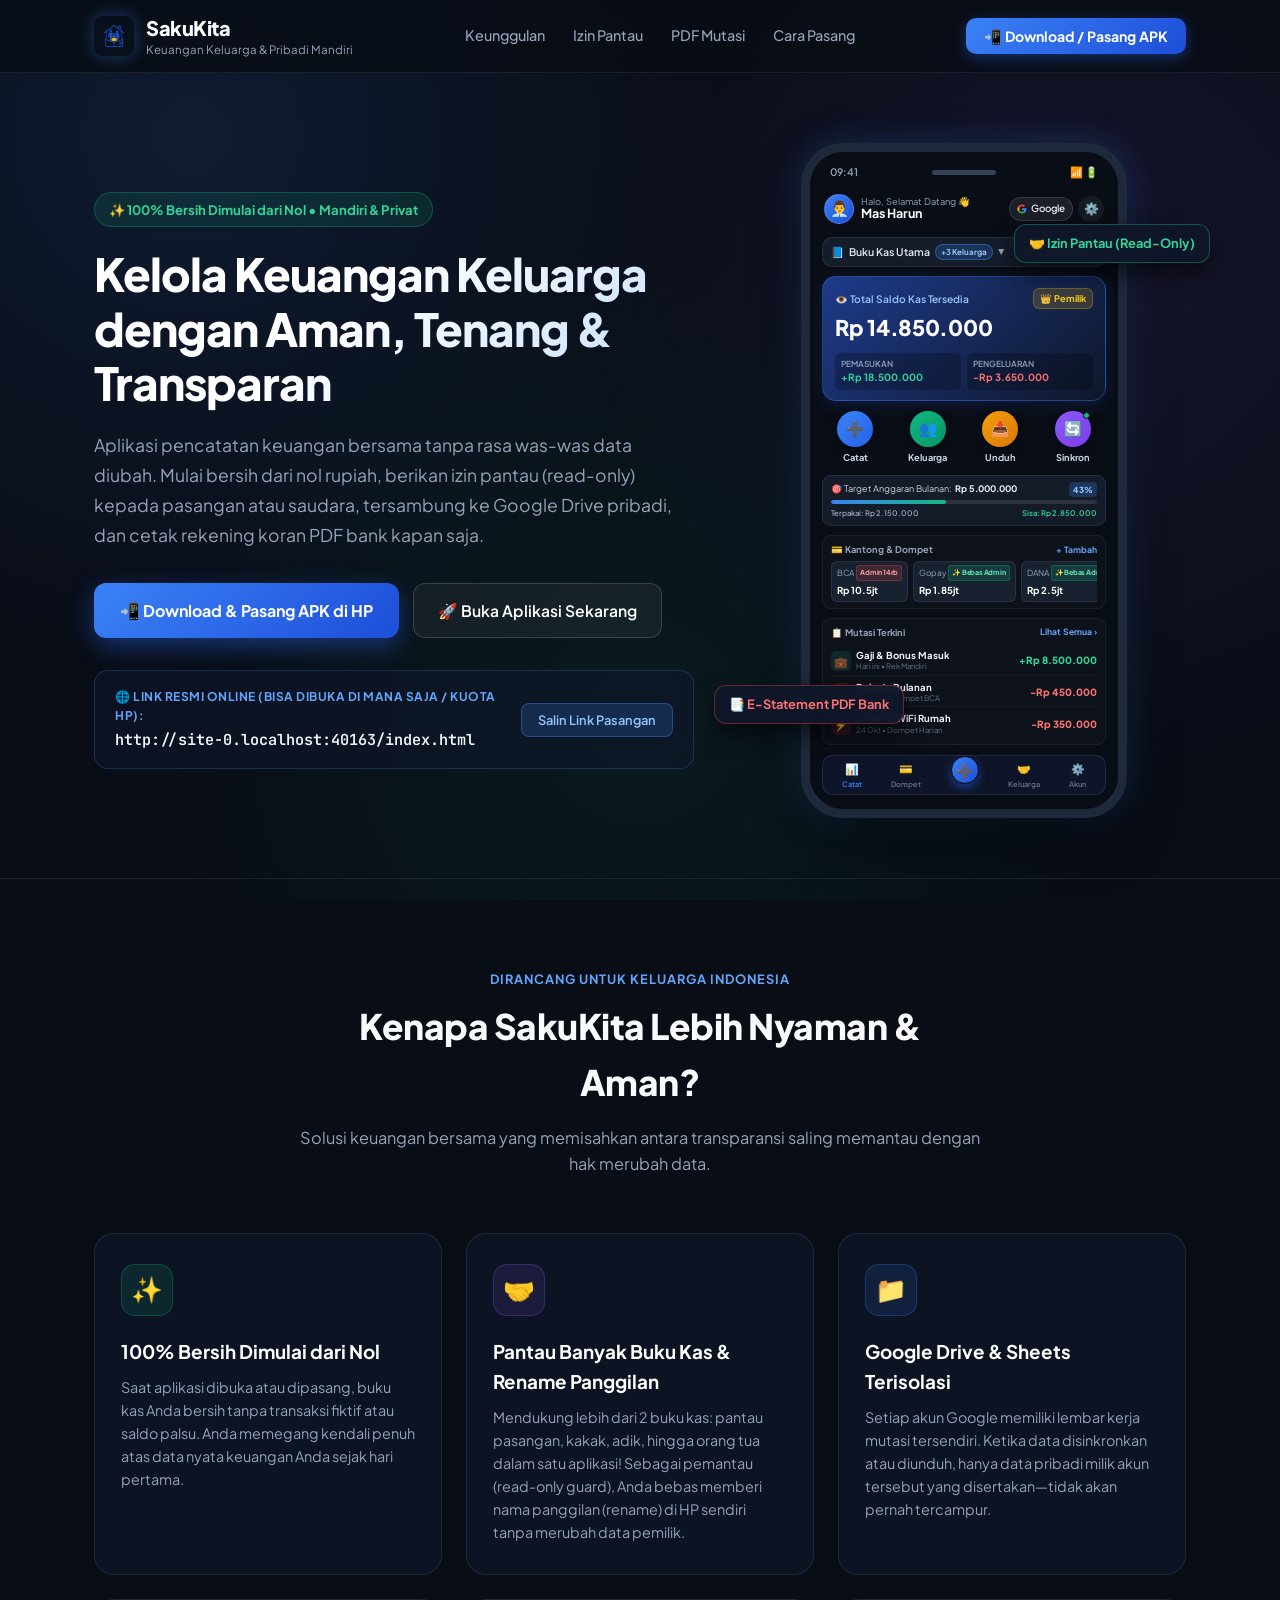
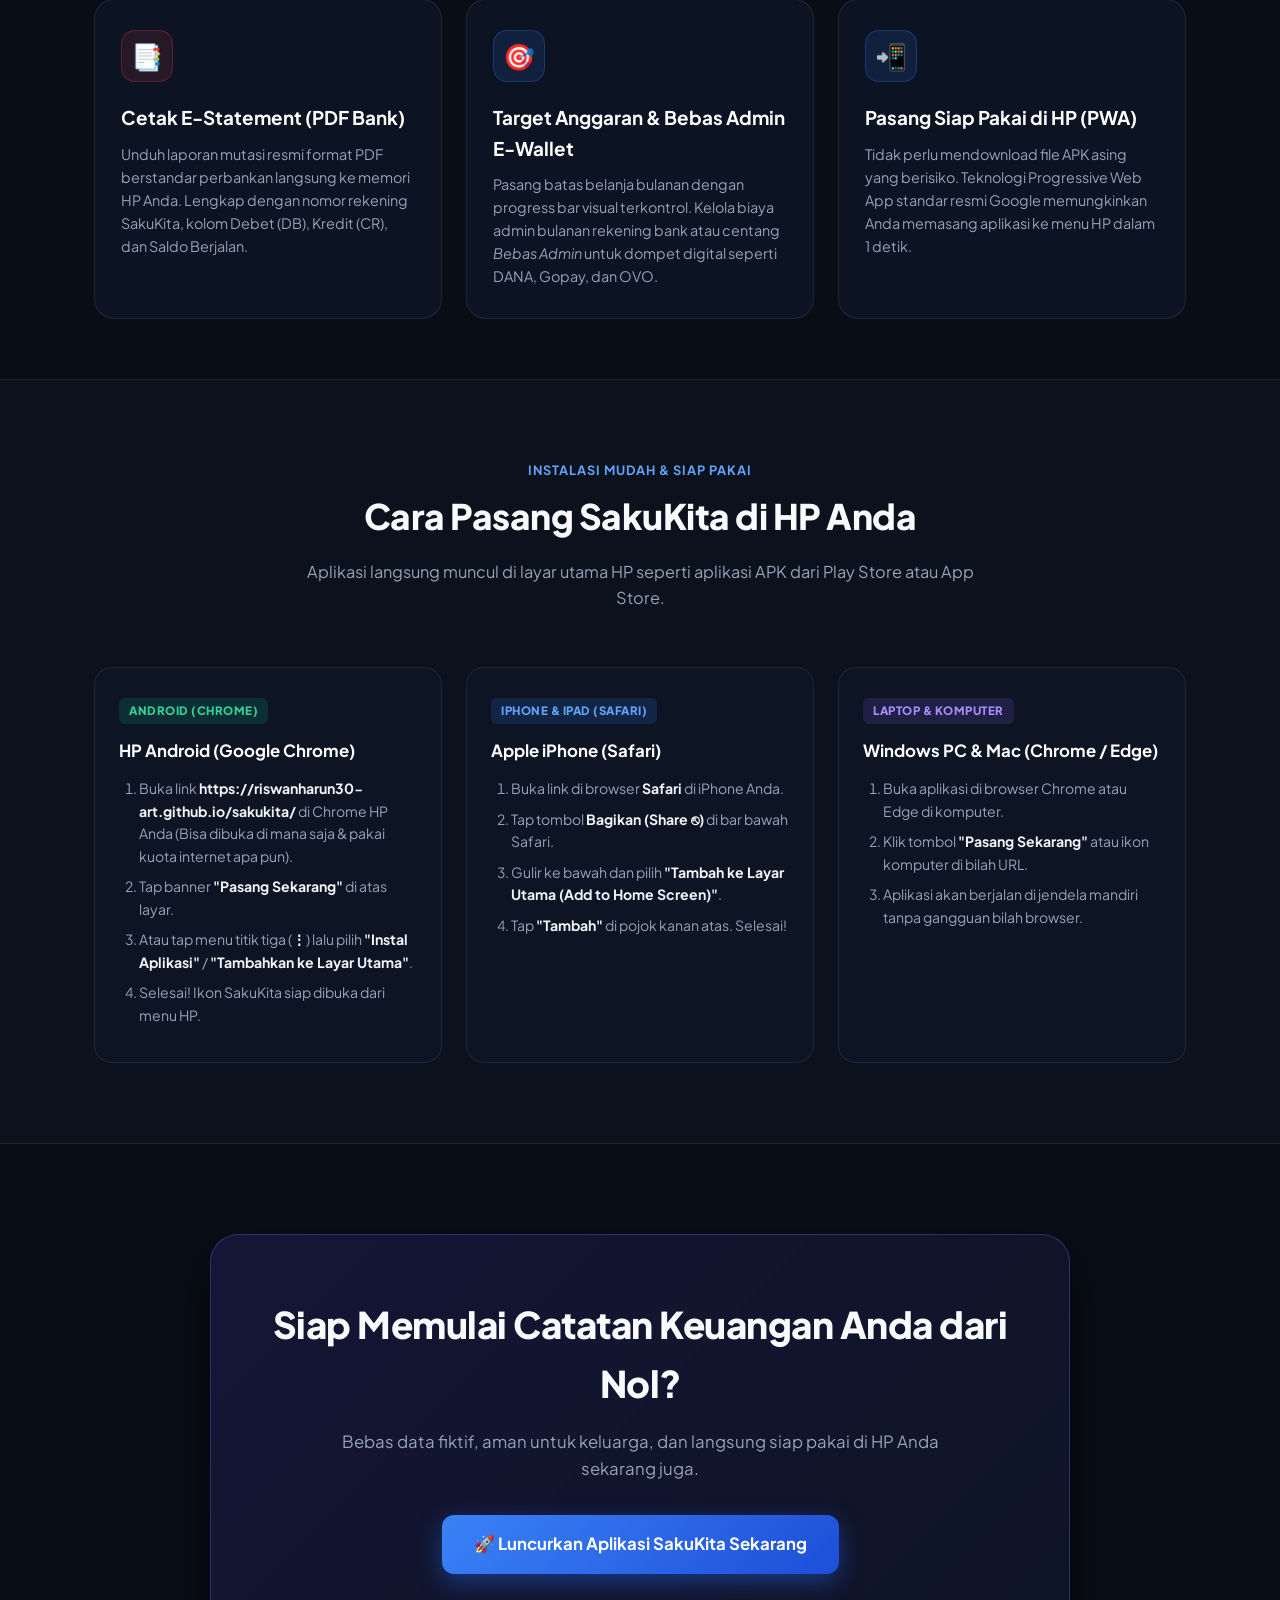
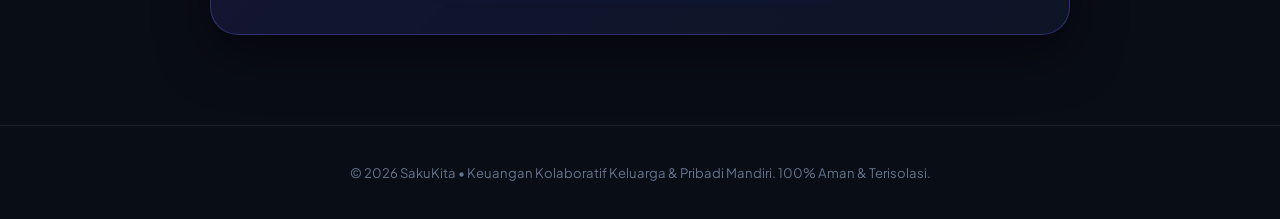
<file: landing.html>
<!DOCTYPE html>
<html lang="id">
<head>
  <meta charset="UTF-8">
  <meta name="viewport" content="width=device-width, initial-scale=1.0">
  <title>SakuKita - Aplikasi Keuangan Keluarga & Pribadi Mandiri Siap Pakai di HP</title>
  <meta name="description" content="Aplikasi pencatatan keuangan pribadi dan keluarga mandiri. 100% Bersih dimulai dari nol, izin pantau read-only, auto-sync Google Drive pribadi, dan cetak rekening koran PDF bank.">
  <link rel="manifest" href="manifest.json">
  <link rel="icon" type="image/png" href="icon-192.png">
  <link rel="apple-touch-icon" href="icon-192.png">
  <meta name="theme-color" content="#090d16">
  <link rel="preconnect" href="https://fonts.googleapis.com">
  <link rel="preconnect" href="https://fonts.gstatic.com" crossorigin>
  <link href="https://fonts.googleapis.com/css2?family=Plus+Jakarta+Sans:wght@400;500;600;700;800&family=JetBrains+Mono:wght@400;600&display=swap" rel="stylesheet">
  <style>
    :root {
      --bg-dark: #090d16;
      --bg-card: rgba(15, 23, 42, 0.7);
      --border-color: rgba(255, 255, 255, 0.08);
      --primary: #3b82f6;
      --primary-hover: #2563eb;
      --accent: #10b981;
      --accent-purple: #8b5cf6;
      --text-main: #f8fafc;
      --text-muted: #94a3b8;
    }

    * {
      margin: 0;
      padding: 0;
      box-sizing: border-box;
      font-family: 'Plus Jakarta Sans', sans-serif;
    }

    body {
      background-color: var(--bg-dark);
      color: var(--text-main);
      overflow-x: hidden;
      line-height: 1.6;
      background-image: 
        radial-gradient(circle at 15% 15%, rgba(59, 130, 246, 0.12) 0%, transparent 40%),
        radial-gradient(circle at 85% 30%, rgba(139, 92, 246, 0.1) 0%, transparent 40%),
        radial-gradient(circle at 50% 80%, rgba(16, 185, 129, 0.08) 0%, transparent 50%);
      background-attachment: fixed;
    }

    /* Container */
    .container {
      max-width: 1140px;
      margin: 0 auto;
      padding: 0 24px;
    }

    /* Header Nav */
    header.site-nav {
      position: sticky;
      top: 0;
      z-index: 100;
      background: rgba(9, 13, 22, 0.85);
      backdrop-filter: blur(14px);
      -webkit-backdrop-filter: blur(14px);
      border-bottom: 1px solid var(--border-color);
    }

    .nav-inner {
      display: flex;
      align-items: center;
      justify-content: space-between;
      height: 72px;
    }

    .brand-wrap {
      display: flex;
      align-items: center;
      gap: 12px;
      text-decoration: none;
      color: inherit;
    }

    .brand-logo {
      width: 40px;
      height: 40px;
      border-radius: 10px;
      object-fit: cover;
      box-shadow: 0 0 16px rgba(59, 130, 246, 0.4);
    }

    .brand-info h1 {
      font-size: 1.25rem;
      font-weight: 800;
      letter-spacing: -0.5px;
      background: linear-gradient(135deg, #fff 30%, #93c5fd 100%);
      -webkit-background-clip: text;
      -webkit-text-fill-color: transparent;
    }

    .brand-info span {
      font-size: 0.72rem;
      color: var(--text-muted);
      display: block;
      margin-top: -3px;
    }

    .nav-links {
      display: flex;
      align-items: center;
      gap: 28px;
    }

    .nav-links a {
      color: var(--text-muted);
      text-decoration: none;
      font-size: 0.9rem;
      font-weight: 500;
      transition: color 0.2s ease;
    }

    .nav-links a:hover {
      color: #fff;
    }

    .nav-actions {
      display: flex;
      align-items: center;
      gap: 12px;
    }

    .btn-nav-app {
      display: inline-flex;
      align-items: center;
      gap: 8px;
      padding: 9px 18px;
      background: linear-gradient(135deg, #3b82f6 0%, #1d4ed8 100%);
      color: #fff;
      text-decoration: none;
      font-size: 0.88rem;
      font-weight: 700;
      border-radius: 10px;
      box-shadow: 0 4px 14px rgba(37, 99, 235, 0.4);
      transition: all 0.2s ease;
    }

    .btn-nav-app:hover {
      transform: translateY(-2px);
      box-shadow: 0 6px 20px rgba(37, 99, 235, 0.5);
    }

    /* Hero Section */
    section.hero {
      padding: 70px 0 60px;
      position: relative;
    }

    .hero-grid {
      display: grid;
      grid-template-columns: 1.15fr 0.85fr;
      gap: 48px;
      align-items: center;
    }

    .hero-badge {
      display: inline-flex;
      align-items: center;
      gap: 8px;
      padding: 6px 14px;
      background: rgba(16, 185, 129, 0.12);
      border: 1px solid rgba(16, 185, 129, 0.3);
      border-radius: 99px;
      color: #34d399;
      font-size: 0.82rem;
      font-weight: 700;
      margin-bottom: 20px;
    }

    .hero-title {
      font-size: 2.85rem;
      font-weight: 800;
      line-height: 1.2;
      letter-spacing: -1px;
      margin-bottom: 20px;
      background: linear-gradient(135deg, #ffffff 40%, #bfdbfe 100%);
      -webkit-background-clip: text;
      -webkit-text-fill-color: transparent;
    }

    .hero-desc {
      font-size: 1.1rem;
      color: var(--text-muted);
      margin-bottom: 32px;
      line-height: 1.7;
    }

    .hero-actions {
      display: flex;
      flex-wrap: wrap;
      gap: 14px;
      margin-bottom: 32px;
    }

    .btn-hero-primary {
      display: inline-flex;
      align-items: center;
      gap: 10px;
      padding: 14px 26px;
      background: linear-gradient(135deg, #3b82f6 0%, #1d4ed8 100%);
      color: #ffffff;
      text-decoration: none;
      font-size: 1rem;
      font-weight: 700;
      border-radius: 12px;
      box-shadow: 0 8px 24px rgba(37, 99, 235, 0.45);
      transition: all 0.25s ease;
      cursor: pointer;
      border: none;
    }

    .btn-hero-primary:hover {
      transform: translateY(-2px);
      box-shadow: 0 12px 30px rgba(37, 99, 235, 0.6);
    }

    .btn-hero-secondary {
      display: inline-flex;
      align-items: center;
      gap: 8px;
      padding: 14px 24px;
      background: rgba(255, 255, 255, 0.05);
      border: 1px solid rgba(255, 255, 255, 0.15);
      color: #ffffff;
      text-decoration: none;
      font-size: 0.98rem;
      font-weight: 600;
      border-radius: 12px;
      transition: all 0.2s ease;
    }

    .btn-hero-secondary:hover {
      background: rgba(255, 255, 255, 0.1);
      border-color: rgba(255, 255, 255, 0.25);
    }

    /* Live IP Box */
    .hero-ip-card {
      background: rgba(15, 23, 42, 0.6);
      border: 1px solid rgba(59, 130, 246, 0.25);
      border-radius: 14px;
      padding: 16px 20px;
      display: flex;
      align-items: center;
      justify-content: space-between;
      gap: 16px;
    }

    .ip-details {
      display: flex;
      flex-direction: column;
      gap: 3px;
    }

    .ip-title-label {
      font-size: 0.75rem;
      color: #60a5fa;
      font-weight: 700;
      text-transform: uppercase;
      letter-spacing: 0.5px;
    }

    .ip-url-text {
      font-family: 'JetBrains Mono', monospace;
      font-size: 0.95rem;
      color: #f1f5f9;
      font-weight: 600;
    }

    .btn-copy-link {
      padding: 8px 16px;
      background: rgba(59, 130, 246, 0.2);
      border: 1px solid rgba(59, 130, 246, 0.4);
      color: #93c5fd;
      border-radius: 8px;
      font-size: 0.8rem;
      font-weight: 600;
      cursor: pointer;
      transition: all 0.2s ease;
      white-space: nowrap;
    }

    .btn-copy-link:hover {
      background: #3b82f6;
      color: #fff;
    }

    /* Phone Mockup Frame */
    .phone-mockup-wrapper {
      position: relative;
      display: flex;
      justify-content: center;
    }

    .phone-device {
      width: 326px;
      background: #090d16;
      border: 9px solid #1e293b;
      border-radius: 42px;
      padding: 12px 12px 14px;
      box-shadow: 0 25px 60px -15px rgba(0, 0, 0, 0.8), 0 0 35px rgba(59, 130, 246, 0.25);
      position: relative;
      display: flex;
      flex-direction: column;
      gap: 9px;
      overflow: hidden;
    }

    .phone-notch-row {
      display: flex;
      align-items: center;
      justify-content: space-between;
      padding: 0 8px 2px;
      font-size: 0.65rem;
      color: #94a3b8;
      font-weight: 600;
    }

    .phone-dynamic-island {
      width: 64px;
      height: 5px;
      background: #334155;
      border-radius: 99px;
    }

    /* Mockup Top App Bar */
    .mockup-app-header {
      display: flex;
      align-items: center;
      justify-content: space-between;
      padding: 2px 2px 4px;
    }

    .mockup-user-info {
      display: flex;
      align-items: center;
      gap: 7px;
    }

    .mockup-user-avatar {
      width: 30px;
      height: 30px;
      border-radius: 50%;
      background: linear-gradient(135deg, #3b82f6, #1d4ed8);
      display: flex;
      align-items: center;
      justify-content: center;
      font-size: 0.95rem;
      border: 1.5px solid rgba(255, 255, 255, 0.15);
    }

    .mockup-user-text {
      display: flex;
      flex-direction: column;
      text-align: left;
    }

    .mockup-greeting-sub {
      font-size: 0.58rem;
      color: #94a3b8;
      line-height: 1;
    }

    .mockup-user-name {
      font-size: 0.78rem;
      font-weight: 700;
      color: #ffffff;
      line-height: 1.2;
    }

    .mockup-header-badges {
      display: flex;
      align-items: center;
      gap: 5px;
    }

    .mockup-google-pill {
      display: inline-flex;
      align-items: center;
      gap: 4px;
      background: rgba(255, 255, 255, 0.08);
      border: 1px solid rgba(255, 255, 255, 0.12);
      padding: 3px 7px;
      border-radius: 99px;
      font-size: 0.62rem;
      font-weight: 600;
      color: #e2e8f0;
    }

    .mockup-icon-btn {
      width: 26px;
      height: 26px;
      border-radius: 50%;
      background: rgba(255, 255, 255, 0.06);
      display: flex;
      align-items: center;
      justify-content: center;
      font-size: 0.75rem;
      color: #94a3b8;
    }

    /* Mockup Space Capsule */
    .mockup-space-capsule {
      display: flex;
      align-items: center;
      justify-content: space-between;
      background: rgba(30, 41, 59, 0.6);
      border: 1px solid rgba(255, 255, 255, 0.08);
      border-radius: 10px;
      padding: 4px 8px;
      font-size: 0.66rem;
    }

    .mockup-space-left {
      display: flex;
      align-items: center;
      gap: 5px;
      color: #e2e8f0;
      font-weight: 600;
    }

    .mockup-space-right {
      display: flex;
      align-items: center;
      gap: 4px;
      background: rgba(16, 185, 129, 0.15);
      border: 1px solid rgba(16, 185, 129, 0.3);
      padding: 2px 6px;
      border-radius: 6px;
      color: #34d399;
      font-size: 0.58rem;
      font-weight: 700;
    }

    .mockup-space-badge-count {
      background: rgba(59, 130, 246, 0.22);
      color: #93c5fd;
      border: 1px solid rgba(59, 130, 246, 0.45);
      padding: 1px 5px;
      border-radius: 99px;
      font-size: 0.5rem;
      font-weight: 700;
      white-space: nowrap;
    }

    /* Mockup Balance Card */
    .mockup-card-balance {
      background: linear-gradient(135deg, #1e3a8a 0%, #0f172a 100%);
      border: 1px solid rgba(59, 130, 246, 0.35);
      border-radius: 14px;
      padding: 11px 12px 10px;
      text-align: left;
      box-shadow: 0 4px 16px rgba(30, 58, 138, 0.3);
    }

    .mockup-balance-top {
      display: flex;
      align-items: center;
      justify-content: space-between;
      margin-bottom: 2px;
    }

    .mockup-caption {
      font-size: 0.64rem;
      color: #93c5fd;
      font-weight: 600;
      display: flex;
      align-items: center;
      gap: 4px;
    }

    .mockup-role-pill {
      font-size: 0.58rem;
      padding: 2px 6px;
      background: rgba(234, 179, 8, 0.18);
      color: #facc15;
      border: 1px solid rgba(234, 179, 8, 0.3);
      border-radius: 6px;
      font-weight: 700;
    }

    .mockup-balance {
      font-size: 1.35rem;
      font-weight: 800;
      color: #ffffff;
      margin: 2px 0 7px;
      letter-spacing: -0.3px;
    }

    .mockup-stats-row {
      display: grid;
      grid-template-columns: 1fr 1fr;
      gap: 6px;
    }

    .mockup-stat {
      background: rgba(0, 0, 0, 0.25);
      padding: 4px 6px;
      border-radius: 6px;
      display: flex;
      flex-direction: column;
    }

    .mockup-stat-label {
      font-size: 0.52rem;
      color: #94a3b8;
      text-transform: uppercase;
      font-weight: 600;
    }

    .mockup-stat.inc { color: #34d399; font-weight: 700; font-size: 0.62rem; }
    .mockup-stat.exp { color: #f87171; font-weight: 700; font-size: 0.62rem; }

    /* Mockup Quick Actions */
    .mockup-quick-grid {
      display: grid;
      grid-template-columns: repeat(4, 1fr);
      gap: 6px;
      text-align: center;
      padding: 1px 0;
    }

    .mockup-quick-item {
      display: flex;
      flex-direction: column;
      align-items: center;
      gap: 3px;
    }

    .mockup-action-circle {
      width: 36px;
      height: 36px;
      border-radius: 50%;
      display: flex;
      align-items: center;
      justify-content: center;
      font-size: 0.92rem;
      box-shadow: 0 3px 8px rgba(0, 0, 0, 0.3);
      position: relative;
    }

    .mockup-action-circle.blue {
      background: linear-gradient(135deg, #3b82f6, #2563eb);
    }
    .mockup-action-circle.green {
      background: linear-gradient(135deg, #10b981, #059669);
    }
    .mockup-action-circle.orange {
      background: linear-gradient(135deg, #f59e0b, #d97706);
    }
    .mockup-action-circle.purple {
      background: linear-gradient(135deg, #8b5cf6, #7c3aed);
    }

    .mockup-action-dot {
      position: absolute;
      top: 1px;
      right: 1px;
      width: 7px;
      height: 7px;
      border-radius: 50%;
      background: #10b981;
      border: 1.5px solid #090d16;
    }

    .mockup-quick-label {
      font-size: 0.58rem;
      font-weight: 700;
      color: #cbd5e1;
    }

    /* Mockup Monthly Budget Card */
    .mockup-budget-box {
      background: rgba(30, 41, 59, 0.55);
      border: 1px solid rgba(255, 255, 255, 0.08);
      border-radius: 9px;
      padding: 6px 8px;
      text-align: left;
      display: flex;
      flex-direction: column;
      gap: 3px;
    }

    .mockup-budget-head {
      display: flex;
      align-items: center;
      justify-content: space-between;
      font-size: 0.56rem;
    }

    .mockup-budget-title {
      color: #cbd5e1;
      display: flex;
      align-items: center;
      gap: 3px;
    }

    .mockup-budget-title b {
      color: #f1f5f9;
      font-weight: 700;
    }

    .mockup-budget-pct {
      background: rgba(59, 130, 246, 0.25);
      color: #93c5fd;
      border-radius: 4px;
      padding: 1px 4px;
      font-weight: 800;
      font-size: 0.52rem;
    }

    .mockup-budget-progress-track {
      width: 100%;
      height: 4px;
      background: rgba(255, 255, 255, 0.1);
      border-radius: 99px;
      overflow: hidden;
    }

    .mockup-budget-progress-fill {
      height: 100%;
      background: linear-gradient(90deg, #3b82f6, #10b981);
      border-radius: 99px;
    }

    .mockup-budget-footer {
      display: flex;
      justify-content: space-between;
      font-size: 0.48rem;
      color: #94a3b8;
      font-weight: 600;
    }

    /* Mockup Wallets Slider */
    .mockup-wallets-box {
      background: rgba(255, 255, 255, 0.02);
      border: 1px solid rgba(255, 255, 255, 0.06);
      border-radius: 9px;
      padding: 6px 8px;
      text-align: left;
    }

    .mockup-section-head {
      display: flex;
      align-items: center;
      justify-content: space-between;
      font-size: 0.58rem;
      font-weight: 700;
      color: #94a3b8;
      margin-bottom: 4px;
    }

    .mockup-section-action {
      color: #60a5fa;
      font-size: 0.54rem;
    }

    .mockup-wallets-list {
      display: flex;
      gap: 5px;
      overflow: hidden;
    }

    .mockup-wallet-pill {
      flex: 1;
      background: rgba(30, 41, 59, 0.7);
      border: 1px solid rgba(255, 255, 255, 0.08);
      border-radius: 6px;
      padding: 3px 5px;
      font-size: 0.52rem;
      white-space: nowrap;
    }

    .mockup-wallet-row-top {
      display: flex;
      align-items: center;
      justify-content: space-between;
      gap: 2px;
      margin-bottom: 2px;
    }

    .mockup-fee-badge {
      font-size: 0.44rem;
      padding: 1px 3px;
      border-radius: 3px;
      font-weight: 700;
      letter-spacing: -0.2px;
    }

    .mockup-fee-badge.fee {
      background: rgba(239, 68, 68, 0.18);
      color: #fca5a5;
      border: 1px solid rgba(239, 68, 68, 0.3);
    }

    .mockup-fee-badge.free {
      background: rgba(16, 185, 129, 0.18);
      color: #6ee7b7;
      border: 1px solid rgba(16, 185, 129, 0.3);
    }

    .mockup-wallet-pill strong {
      display: block;
      color: #ffffff;
      font-size: 0.6rem;
    }

    .mockup-wallet-pill span {
      color: #94a3b8;
    }

    /* Mockup Transactions List */
    .mockup-tx-box {
      background: rgba(255, 255, 255, 0.02);
      border: 1px solid rgba(255, 255, 255, 0.06);
      border-radius: 9px;
      padding: 6px 8px;
      text-align: left;
      display: flex;
      flex-direction: column;
      gap: 4px;
    }

    .mockup-tx-item {
      display: flex;
      align-items: center;
      justify-content: space-between;
      padding: 2px 0;
      border-bottom: 1px solid rgba(255, 255, 255, 0.04);
    }

    .mockup-tx-item:last-child {
      border-bottom: none;
    }

    .mockup-tx-left {
      display: flex;
      align-items: center;
      gap: 5px;
    }

    .mockup-tx-icon {
      width: 20px;
      height: 20px;
      border-radius: 5px;
      display: flex;
      align-items: center;
      justify-content: center;
      font-size: 0.68rem;
    }

    .mockup-tx-icon.income {
      background: rgba(16, 185, 129, 0.15);
      color: #34d399;
    }

    .mockup-tx-icon.expense {
      background: rgba(239, 68, 68, 0.15);
      color: #f87171;
    }

    .mockup-tx-details {
      display: flex;
      flex-direction: column;
    }

    .mockup-tx-title {
      font-size: 0.6rem;
      font-weight: 700;
      color: #f1f5f9;
      line-height: 1.1;
    }

    .mockup-tx-sub {
      font-size: 0.48rem;
      color: #64748b;
    }

    .mockup-tx-amount {
      font-size: 0.62rem;
      font-weight: 800;
    }

    .mockup-tx-amount.income { color: #34d399; }
    .mockup-tx-amount.expense { color: #f87171; }

    /* Mockup Bottom Navigation */
    .mockup-bottom-nav {
      display: flex;
      align-items: center;
      justify-content: space-around;
      background: rgba(15, 23, 42, 0.95);
      border: 1px solid rgba(255, 255, 255, 0.08);
      border-radius: 10px;
      padding: 4px 4px;
      margin-top: 1px;
    }

    .mockup-nav-icon {
      display: flex;
      flex-direction: column;
      align-items: center;
      gap: 1px;
      font-size: 0.68rem;
      color: #64748b;
    }

    .mockup-nav-icon.active {
      color: #3b82f6;
    }

    .mockup-nav-label {
      font-size: 0.46rem;
      font-weight: 600;
    }

    .mockup-nav-fab {
      width: 28px;
      height: 28px;
      border-radius: 50%;
      background: linear-gradient(135deg, #3b82f6, #1d4ed8);
      display: flex;
      align-items: center;
      justify-content: center;
      color: #fff;
      font-size: 0.85rem;
      margin-top: -10px;
      box-shadow: 0 4px 10px rgba(37, 99, 235, 0.5);
      border: 1.5px solid #090d16;
    }

    /* Floating highlight badges */
    .badge-float {
      position: absolute;
      background: rgba(15, 23, 42, 0.95);
      border: 1px solid rgba(255, 255, 255, 0.15);
      padding: 8px 14px;
      border-radius: 12px;
      box-shadow: 0 10px 25px rgba(0, 0, 0, 0.6);
      display: flex;
      align-items: center;
      gap: 8px;
      font-size: 0.8rem;
      font-weight: 700;
      backdrop-filter: blur(10px);
      z-index: 10;
      animation: floatBadge 3.5s ease-in-out infinite alternate;
    }

    .badge-float.top-right {
      top: 12%;
      right: -24px;
      border-color: rgba(16, 185, 129, 0.4);
      color: #34d399;
    }

    .badge-float.bottom-left {
      bottom: 14%;
      left: -28px;
      border-color: rgba(239, 68, 68, 0.4);
      color: #f87171;
      animation-delay: -1.75s;
    }

    @keyframes floatBadge {
      0% { transform: translateY(0); }
      100% { transform: translateY(-8px); }
    }

    /* Features Section */
    section.features {
      padding: 90px 0 60px;
      border-top: 1px solid var(--border-color);
    }

    .section-head {
      text-align: center;
      max-width: 680px;
      margin: 0 auto 56px;
    }

    .section-head .tag {
      font-size: 0.8rem;
      font-weight: 700;
      color: #60a5fa;
      text-transform: uppercase;
      letter-spacing: 1px;
      margin-bottom: 8px;
      display: block;
    }

    .section-head h2 {
      font-size: 2.2rem;
      font-weight: 800;
      letter-spacing: -0.5px;
      margin-bottom: 14px;
    }

    .section-head p {
      color: var(--text-muted);
      font-size: 1.02rem;
    }

    .features-grid {
      display: grid;
      grid-template-columns: repeat(3, 1fr);
      gap: 24px;
    }

    .feature-card {
      background: var(--bg-card);
      border: 1px solid var(--border-color);
      border-radius: 20px;
      padding: 30px 26px;
      transition: all 0.25s ease;
      position: relative;
      overflow: hidden;
    }

    .feature-card:hover {
      transform: translateY(-4px);
      border-color: rgba(59, 130, 246, 0.35);
      box-shadow: 0 16px 36px rgba(0, 0, 0, 0.4);
    }

    .feature-icon-box {
      width: 52px;
      height: 52px;
      border-radius: 14px;
      display: flex;
      align-items: center;
      justify-content: center;
      font-size: 1.6rem;
      margin-bottom: 20px;
      background: rgba(59, 130, 246, 0.12);
      border: 1px solid rgba(59, 130, 246, 0.25);
    }

    .feature-icon-box.green {
      background: rgba(16, 185, 129, 0.12);
      border-color: rgba(16, 185, 129, 0.25);
    }

    .feature-icon-box.purple {
      background: rgba(139, 92, 246, 0.12);
      border-color: rgba(139, 92, 246, 0.25);
    }

    .feature-icon-box.red {
      background: rgba(239, 68, 68, 0.12);
      border-color: rgba(239, 68, 68, 0.25);
    }

    .feature-card h3 {
      font-size: 1.18rem;
      font-weight: 700;
      margin-bottom: 10px;
      color: #fff;
    }

    .feature-card p {
      font-size: 0.9rem;
      color: var(--text-muted);
      line-height: 1.6;
    }

    /* Install Guide Section */
    section.install-guide {
      padding: 80px 0;
      background: rgba(15, 23, 42, 0.4);
      border-top: 1px solid var(--border-color);
      border-bottom: 1px solid var(--border-color);
    }

    .install-cards-grid {
      display: grid;
      grid-template-columns: repeat(3, 1fr);
      gap: 24px;
    }

    .install-box {
      background: var(--bg-card);
      border: 1px solid var(--border-color);
      border-radius: 18px;
      padding: 28px 24px;
    }

    .install-badge {
      display: inline-block;
      font-size: 0.72rem;
      font-weight: 800;
      padding: 4px 10px;
      border-radius: 6px;
      margin-bottom: 14px;
      text-transform: uppercase;
      letter-spacing: 0.5px;
    }

    .badge-android { background: rgba(16, 185, 129, 0.15); color: #34d399; }
    .badge-ios { background: rgba(59, 130, 246, 0.15); color: #60a5fa; }
    .badge-pc { background: rgba(139, 92, 246, 0.15); color: #a78bfa; }

    .install-box h4 {
      font-size: 1.05rem;
      font-weight: 700;
      margin-bottom: 12px;
      color: #fff;
    }

    .install-box ol {
      padding-left: 20px;
      color: var(--text-muted);
      font-size: 0.88rem;
    }

    .install-box ol li {
      margin-bottom: 8px;
    }

    .install-box ol li b {
      color: #f1f5f9;
    }

    /* CTA Section */
    section.cta-ready {
      padding: 90px 0;
      text-align: center;
    }

    .cta-card {
      background: linear-gradient(135deg, rgba(30, 27, 75, 0.6) 0%, rgba(15, 23, 42, 0.8) 100%);
      border: 1px solid rgba(99, 102, 241, 0.35);
      border-radius: 28px;
      padding: 60px 40px;
      max-width: 860px;
      margin: 0 auto;
      box-shadow: 0 20px 50px rgba(0, 0, 0, 0.5);
    }

    .cta-card h2 {
      font-size: 2.3rem;
      font-weight: 800;
      margin-bottom: 16px;
      letter-spacing: -0.5px;
    }

    .cta-card p {
      font-size: 1.05rem;
      color: var(--text-muted);
      max-width: 600px;
      margin: 0 auto 32px;
    }

    /* Footer */
    footer.site-footer {
      border-top: 1px solid var(--border-color);
      padding: 36px 0;
      text-align: center;
      font-size: 0.82rem;
      color: #64748b;
    }

    /* Toast */
    .toast-box {
      position: fixed;
      bottom: 24px;
      right: 24px;
      background: #0f172a;
      border: 1px solid rgba(59, 130, 246, 0.4);
      color: #fff;
      padding: 12px 20px;
      border-radius: 12px;
      font-size: 0.88rem;
      font-weight: 600;
      box-shadow: 0 10px 25px rgba(0, 0, 0, 0.5);
      z-index: 9999;
      opacity: 0;
      transform: translateY(10px);
      transition: all 0.25s ease;
      pointer-events: none;
    }

    .toast-box.show {
      opacity: 1;
      transform: translateY(0);
      pointer-events: auto;
    }

    /* Modal Pasang APK / PWA */
    .modal-backdrop-landing {
      position: fixed;
      inset: 0;
      background: rgba(9, 13, 22, 0.85);
      backdrop-filter: blur(14px);
      -webkit-backdrop-filter: blur(14px);
      z-index: 1000;
      display: flex;
      align-items: center;
      justify-content: center;
      padding: 16px;
      opacity: 1;
      visibility: visible;
      transition: all 0.25s ease;
    }

    .modal-backdrop-landing.hidden {
      opacity: 0;
      visibility: hidden;
      pointer-events: none;
    }

    .modal-card-landing {
      background: #0f172a;
      border: 1px solid rgba(59, 130, 246, 0.35);
      border-radius: 24px;
      width: 100%;
      max-width: 580px;
      max-height: 90vh;
      overflow-y: auto;
      box-shadow: 0 25px 60px rgba(0, 0, 0, 0.8), 0 0 40px rgba(59, 130, 246, 0.2);
      transform: scale(1);
      transition: transform 0.25s ease;
    }

    .modal-backdrop-landing.hidden .modal-card-landing {
      transform: scale(0.95);
    }

    .modal-header-landing {
      display: flex;
      align-items: center;
      justify-content: space-between;
      padding: 20px 24px;
      border-bottom: 1px solid rgba(255, 255, 255, 0.08);
    }

    .modal-header-brand {
      display: flex;
      align-items: center;
      gap: 12px;
    }

    .modal-brand-icon {
      width: 44px;
      height: 44px;
      border-radius: 12px;
      box-shadow: 0 0 16px rgba(59, 130, 246, 0.4);
    }

    .modal-header-brand h3 {
      font-size: 1.15rem;
      font-weight: 800;
      color: #fff;
      line-height: 1.2;
    }

    .modal-sub {
      font-size: 0.75rem;
      color: #94a3b8;
      display: block;
      margin-top: 2px;
    }

    .modal-close-landing {
      background: rgba(255, 255, 255, 0.08);
      border: 1px solid rgba(255, 255, 255, 0.12);
      color: #94a3b8;
      width: 34px;
      height: 34px;
      border-radius: 10px;
      font-size: 1.25rem;
      cursor: pointer;
      display: flex;
      align-items: center;
      justify-content: center;
      transition: all 0.2s ease;
    }

    .modal-close-landing:hover {
      background: rgba(239, 68, 68, 0.2);
      color: #ef4444;
      border-color: rgba(239, 68, 68, 0.4);
    }

    .modal-body-landing {
      padding: 22px 24px;
      display: flex;
      flex-direction: column;
      gap: 18px;
    }

    .apk-notice-box {
      background: rgba(16, 185, 129, 0.08);
      border: 1px solid rgba(16, 185, 129, 0.25);
      border-radius: 14px;
      padding: 14px 16px;
      display: flex;
      gap: 12px;
      align-items: flex-start;
    }

    .apk-notice-box .notice-icon {
      font-size: 1.4rem;
      line-height: 1;
    }

    .apk-notice-box strong {
      font-size: 0.88rem;
      color: #34d399;
      display: block;
      margin-bottom: 3px;
    }

    .apk-notice-box p {
      font-size: 0.78rem;
      color: #cbd5e1;
      line-height: 1.5;
      margin: 0;
    }

    .modal-action-buttons {
      display: flex;
      gap: 10px;
    }

    .btn-primary-action {
      flex: 1.3;
      padding: 13px 18px;
      background: linear-gradient(135deg, #3b82f6 0%, #1d4ed8 100%);
      color: #fff;
      border: none;
      border-radius: 12px;
      font-size: 0.92rem;
      font-weight: 700;
      cursor: pointer;
      box-shadow: 0 4px 16px rgba(37, 99, 235, 0.4);
      transition: all 0.2s ease;
      text-align: center;
    }

    .btn-primary-action:hover {
      transform: translateY(-2px);
      box-shadow: 0 6px 22px rgba(37, 99, 235, 0.6);
    }

    .btn-secondary-action {
      flex: 1;
      padding: 13px 18px;
      background: rgba(255, 255, 255, 0.07);
      border: 1px solid rgba(255, 255, 255, 0.15);
      color: #fff;
      text-decoration: none;
      border-radius: 12px;
      font-size: 0.92rem;
      font-weight: 600;
      transition: all 0.2s ease;
      text-align: center;
      display: flex;
      align-items: center;
      justify-content: center;
    }

    .btn-secondary-action:hover {
      background: rgba(255, 255, 255, 0.12);
      border-color: rgba(255, 255, 255, 0.25);
    }

    .device-guides-grid {
      display: grid;
      grid-template-columns: 1fr 1fr;
      gap: 12px;
    }

    .device-guide-card {
      background: rgba(255, 255, 255, 0.03);
      border: 1px solid rgba(255, 255, 255, 0.08);
      border-radius: 14px;
      padding: 14px;
    }

    .device-guide-badge {
      display: inline-block;
      font-size: 0.72rem;
      font-weight: 800;
      padding: 3px 8px;
      border-radius: 6px;
      margin-bottom: 10px;
    }

    .device-guide-badge.android {
      background: rgba(16, 185, 129, 0.15);
      color: #34d399;
    }

    .device-guide-badge.ios {
      background: rgba(59, 130, 246, 0.15);
      color: #60a5fa;
    }

    .device-steps-list {
      padding-left: 18px;
      font-size: 0.78rem;
      color: #94a3b8;
      line-height: 1.5;
    }

    .device-steps-list li {
      margin-bottom: 6px;
    }

    .device-steps-list li b {
      color: #f1f5f9;
    }

    .partner-share-box {
      background: rgba(15, 23, 42, 0.7);
      border: 1px solid rgba(59, 130, 246, 0.25);
      border-radius: 12px;
      padding: 12px 14px;
      display: flex;
      flex-direction: column;
      gap: 6px;
    }

    .share-box-label {
      font-size: 0.72rem;
      color: #60a5fa;
      font-weight: 700;
      text-transform: uppercase;
      letter-spacing: 0.5px;
    }

    .share-box-row {
      display: flex;
      gap: 8px;
    }

    .share-box-input {
      flex: 1;
      background: rgba(0, 0, 0, 0.35);
      border: 1px solid rgba(255, 255, 255, 0.1);
      border-radius: 8px;
      padding: 8px 12px;
      color: #f8fafc;
      font-family: 'JetBrains Mono', monospace;
      font-size: 0.8rem;
      outline: none;
    }

    .btn-copy-share {
      padding: 8px 14px;
      background: #3b82f6;
      border: none;
      border-radius: 8px;
      color: #fff;
      font-size: 0.8rem;
      font-weight: 700;
      cursor: pointer;
      white-space: nowrap;
      transition: background 0.2s ease;
    }

    .btn-copy-share:hover {
      background: #2563eb;
    }

    .share-box-hint {
      font-size: 0.7rem;
      color: #64748b;
    }

    @media (max-width: 600px) {
      .device-guides-grid {
        grid-template-columns: 1fr;
      }
      .modal-action-buttons {
        flex-direction: column;
      }
    }

    /* Responsive */
    @media (max-width: 900px) {
      .hero-grid { grid-template-columns: 1fr; text-align: center; }
      .hero-actions { justify-content: center; }
      .hero-ip-card { justify-content: center; text-align: center; flex-direction: column; }
      .features-grid { grid-template-columns: 1fr; }
      .install-cards-grid { grid-template-columns: 1fr; }
      .nav-links { display: none; }
      .phone-mockup-wrapper { margin-top: 20px; }
    }
  </style>
</head>
<body>

  <!-- Sticky Navbar -->
  <header class="site-nav">
    <div class="container nav-inner">
      <a href="landing.html" class="brand-wrap">
        <img src="icon-192.png" alt="SakuKita Icon" class="brand-logo">
        <div class="brand-info">
          <h1>SakuKita</h1>
          <span>Keuangan Keluarga & Pribadi Mandiri</span>
        </div>
      </a>

      <nav class="nav-links">
        <a href="#fitur">Keunggulan</a>
        <a href="#izin-pantau">Izin Pantau</a>
        <a href="#rekening-pdf">PDF Mutasi</a>
        <a href="#pasang-hp">Cara Pasang</a>
      </nav>

      <div class="nav-actions">
        <button type="button" class="btn-nav-app" onclick="openInstallApkModal()" style="border:none; cursor:pointer;">
          <span>📲 Download / Pasang APK</span>
        </button>
      </div>
    </div>
  </header>

  <!-- Hero Section -->
  <section class="hero">
    <div class="container hero-grid">
      <div class="hero-left">
        <div class="hero-badge">
          <span>✨ 100% Bersih Dimulai dari Nol • Mandiri & Privat</span>
        </div>
        <h2 class="hero-title">
          Kelola Keuangan Keluarga dengan Aman, Tenang & Transparan
        </h2>
        <p class="hero-desc">
          Aplikasi pencatatan keuangan bersama tanpa rasa was-was data diubah. Mulai bersih dari nol rupiah, berikan izin pantau (read-only) kepada pasangan atau saudara, tersambung ke Google Drive pribadi, dan cetak rekening koran PDF bank kapan saja.
        </p>

        <div class="hero-actions">
          <button type="button" class="btn-hero-primary" onclick="openInstallApkModal()">
            <span>📲 Download &amp; Pasang APK di HP</span>
          </button>
          <a href="index.html" class="btn-hero-secondary">
            <span>🚀 Buka Aplikasi Sekarang</span>
          </a>
        </div>

        <!-- Public Online & Share Link Box -->
        <div class="hero-ip-card">
          <div class="ip-details">
            <span class="ip-title-label">🌐 Link Resmi Online (Bisa Dibuka di Mana Saja / Kuota HP):</span>
            <span class="ip-url-text" id="landing-phone-url">https://riswanharun30-art.github.io/sakukita/index.html</span>
          </div>
          <button class="btn-copy-link" onclick="copyLandingUrl()">Salin Link Pasangan</button>
        </div>
      </div>

      <!-- Phone Mockup Frame - Modern FinTech SakuKita -->
      <div class="hero-right phone-mockup-wrapper">
        <div class="badge-float top-right">
          <span>🤝 Izin Pantau (Read-Only)</span>
        </div>
        <div class="badge-float bottom-left">
          <span>📑 E-Statement PDF Bank</span>
        </div>

        <div class="phone-device">
          <!-- Dynamic Notch Row -->
          <div class="phone-notch-row">
            <span>09:41</span>
            <div class="phone-dynamic-island"></div>
            <span>📶 🔋</span>
          </div>

          <!-- Top App Bar -->
          <div class="mockup-app-header">
            <div class="mockup-user-info">
              <div class="mockup-user-avatar">👨‍💼</div>
              <div class="mockup-user-text">
                <span class="mockup-greeting-sub">Halo, Selamat Datang 👋</span>
                <span class="mockup-user-name">Mas Harun</span>
              </div>
            </div>
            <div class="mockup-header-badges">
              <div class="mockup-google-pill">
                <svg width="10" height="10" viewBox="0 0 24 24">
                  <path fill="#4285F4" d="M22.56 12.25c0-.78-.07-1.53-.2-2.25H12v4.26h5.92c-.26 1.37-1.04 2.53-2.21 3.31v2.77h3.57c2.08-1.92 3.28-4.74 3.28-8.09z" />
                  <path fill="#34A853" d="M12 23c2.97 0 5.46-.98 7.28-2.66l-3.57-2.77c-.98.66-2.23 1.06-3.71 1.06-2.86 0-5.29-1.93-6.16-4.53H2.18v2.84C3.99 20.53 7.7 23 12 23z" />
                  <path fill="#FBBC05" d="M5.84 14.09c-.22-.66-.35-1.36-.35-2.09s.13-1.43.35-2.09V7.06H2.18C1.43 8.55 1 10.22 1 12s.43 3.45 1.18 4.94l2.85-2.22.81-.63z" />
                  <path fill="#EA4335" d="M12 5.38c1.62 0 3.06.56 4.21 1.64l3.15-3.15C17.45 2.09 14.97 1 12 1 7.7 1 3.99 3.47 2.18 7.06l3.66 2.84c.87-2.6 3.3-4.52 6.16-4.52z" />
                </svg>
                <span>Google</span>
              </div>
              <div class="mockup-icon-btn">⚙️</div>
            </div>
          </div>

          <!-- Space Selector Capsule (Bisa Pantau Banyak Buku Kas Keluarga) -->
          <div class="mockup-space-capsule">
            <div class="mockup-space-left">
              <span>📘</span>
              <span>Buku Kas Utama</span>
              <span class="mockup-space-badge-count">+3 Keluarga</span>
              <span style="font-size: 0.5rem; color:#94a3b8;">▼</span>
            </div>
            <div class="mockup-space-right">
              <span>🤝</span>
              <span>Izin Pantau</span>
            </div>
          </div>

          <!-- FinTech DANA / OVO Style Gradient Balance Card -->
          <div class="mockup-card-balance">
            <div class="mockup-balance-top">
              <span class="mockup-caption">👁️ Total Saldo Kas Tersedia</span>
              <span class="mockup-role-pill">👑 Pemilik</span>
            </div>
            <div class="mockup-balance">Rp 14.850.000</div>
            <div class="mockup-stats-row">
              <div class="mockup-stat inc">
                <span class="mockup-stat-label">Pemasukan</span>
                <span>+Rp 18.500.000</span>
              </div>
              <div class="mockup-stat exp">
                <span class="mockup-stat-label">Pengeluaran</span>
                <span>-Rp 3.650.000</span>
              </div>
            </div>
          </div>

          <!-- 4 Quick Actions (Catat, Keluarga, Unduh, Sinkron) -->
          <div class="mockup-quick-grid">
            <div class="mockup-quick-item">
              <div class="mockup-action-circle blue">➕</div>
              <span class="mockup-quick-label">Catat</span>
            </div>
            <div class="mockup-quick-item">
              <div class="mockup-action-circle green">👥</div>
              <span class="mockup-quick-label">Keluarga</span>
            </div>
            <div class="mockup-quick-item">
              <div class="mockup-action-circle orange">📥</div>
              <span class="mockup-quick-label">Unduh</span>
            </div>
            <div class="mockup-quick-item">
              <div class="mockup-action-circle purple">
                🔄
                <div class="mockup-action-dot"></div>
              </div>
              <span class="mockup-quick-label">Sinkron</span>
            </div>
          </div>

          <!-- Target Anggaran Bulanan Mini Card -->
          <div class="mockup-budget-box">
            <div class="mockup-budget-head">
              <span class="mockup-budget-title">🎯 Target Anggaran Bulanan: <b>Rp 5.000.000</b></span>
              <span class="mockup-budget-pct">43%</span>
            </div>
            <div class="mockup-budget-progress-track">
              <div class="mockup-budget-progress-fill" style="width: 43%;"></div>
            </div>
            <div class="mockup-budget-footer">
              <span>Terpakai: Rp 2.150.000</span>
              <span style="color: #34d399;">Sisa: Rp 2.850.000</span>
            </div>
          </div>

          <!-- Kantong / Dompet Mini Slider with Admin Fee Status -->
          <div class="mockup-wallets-box">
            <div class="mockup-section-head">
              <span>💳 Kantong &amp; Dompet</span>
              <span class="mockup-section-action">+ Tambah</span>
            </div>
            <div class="mockup-wallets-list">
              <div class="mockup-wallet-pill">
                <div class="mockup-wallet-row-top">
                  <span>BCA</span>
                  <span class="mockup-fee-badge fee">Admin 14rb</span>
                </div>
                <strong>Rp 10.5jt</strong>
              </div>
              <div class="mockup-wallet-pill">
                <div class="mockup-wallet-row-top">
                  <span>Gopay</span>
                  <span class="mockup-fee-badge free">✨ Bebas Admin</span>
                </div>
                <strong>Rp 1.85jt</strong>
              </div>
              <div class="mockup-wallet-pill">
                <div class="mockup-wallet-row-top">
                  <span>DANA</span>
                  <span class="mockup-fee-badge free">✨ Bebas Admin</span>
                </div>
                <strong>Rp 2.5jt</strong>
              </div>
            </div>
          </div>

          <!-- Riwayat Mutasi Transaksi Realtime -->
          <div class="mockup-tx-box">
            <div class="mockup-section-head">
              <span>📋 Mutasi Terkini</span>
              <span class="mockup-section-action">Lihat Semua ›</span>
            </div>
            <div class="mockup-tx-item">
              <div class="mockup-tx-left">
                <div class="mockup-tx-icon income">💼</div>
                <div class="mockup-tx-details">
                  <span class="mockup-tx-title">Gaji &amp; Bonus Masuk</span>
                  <span class="mockup-tx-sub">Hari ini • Rek Mandiri</span>
                </div>
              </div>
              <span class="mockup-tx-amount income">+Rp 8.500.000</span>
            </div>
            <div class="mockup-tx-item">
              <div class="mockup-tx-left">
                <div class="mockup-tx-icon expense">🛒</div>
                <div class="mockup-tx-details">
                  <span class="mockup-tx-title">Belanja Bulanan</span>
                  <span class="mockup-tx-sub">Kemarin • Dompet BCA</span>
                </div>
              </div>
              <span class="mockup-tx-amount expense">-Rp 450.000</span>
            </div>
            <div class="mockup-tx-item">
              <div class="mockup-tx-left">
                <div class="mockup-tx-icon expense">⚡</div>
                <div class="mockup-tx-details">
                  <span class="mockup-tx-title">Listrik &amp; WiFi Rumah</span>
                  <span class="mockup-tx-sub">24 Okt • Dompet Harian</span>
                </div>
              </div>
              <span class="mockup-tx-amount expense">-Rp 350.000</span>
            </div>
          </div>

          <!-- Bottom Navigation Bar -->
          <div class="mockup-bottom-nav">
            <div class="mockup-nav-icon active">
              <span>📊</span>
              <span class="mockup-nav-label">Catat</span>
            </div>
            <div class="mockup-nav-icon">
              <span>💳</span>
              <span class="mockup-nav-label">Dompet</span>
            </div>
            <div class="mockup-nav-fab">➕</div>
            <div class="mockup-nav-icon">
              <span>🤝</span>
              <span class="mockup-nav-label">Keluarga</span>
            </div>
            <div class="mockup-nav-icon">
              <span>⚙️</span>
              <span class="mockup-nav-label">Akun</span>
            </div>
          </div>
        </div>
      </div>
    </div>
  </section>

  <!-- Features Grid -->
  <section class="features" id="fitur">
    <div class="container">
      <div class="section-head">
        <span class="tag">Dirancang untuk Keluarga Indonesia</span>
        <h2>Kenapa SakuKita Lebih Nyaman & Aman?</h2>
        <p>Solusi keuangan bersama yang memisahkan antara transparansi saling memantau dengan hak merubah data.</p>
      </div>

      <div class="features-grid">
        <!-- Feature 1 -->
        <div class="feature-card">
          <div class="feature-icon-box green">✨</div>
          <h3>100% Bersih Dimulai dari Nol</h3>
          <p>Saat aplikasi dibuka atau dipasang, buku kas Anda bersih tanpa transaksi fiktif atau saldo palsu. Anda memegang kendali penuh atas data nyata keuangan Anda sejak hari pertama.</p>
        </div>

        <!-- Feature 2 -->
        <div class="feature-card" id="izin-pantau">
          <div class="feature-icon-box purple">🤝</div>
          <h3>Pantau Banyak Buku Kas &amp; Rename Panggilan</h3>
          <p>Mendukung lebih dari 2 buku kas: pantau pasangan, kakak, adik, hingga orang tua dalam satu aplikasi! Sebagai pemantau (read-only guard), Anda bebas memberi nama panggilan (rename) di HP sendiri tanpa merubah data pemilik.</p>
        </div>

        <!-- Feature 3 -->
        <div class="feature-card">
          <div class="feature-icon-box">📁</div>
          <h3>Google Drive &amp; Sheets Terisolasi</h3>
          <p>Setiap akun Google memiliki lembar kerja mutasi tersendiri. Ketika data disinkronkan atau diunduh, hanya data pribadi milik akun tersebut yang disertakan—tidak akan pernah tercampur.</p>
        </div>

        <!-- Feature 4 -->
        <div class="feature-card" id="rekening-pdf">
          <div class="feature-icon-box red">📑</div>
          <h3>Cetak E-Statement (PDF Bank)</h3>
          <p>Unduh laporan mutasi resmi format PDF berstandar perbankan langsung ke memori HP Anda. Lengkap dengan nomor rekening SakuKita, kolom Debet (DB), Kredit (CR), dan Saldo Berjalan.</p>
        </div>

        <!-- Feature 5 -->
        <div class="feature-card">
          <div class="feature-icon-box orange">🎯</div>
          <h3>Target Anggaran &amp; Bebas Admin E-Wallet</h3>
          <p>Pasang batas belanja bulanan dengan progress bar visual terkontrol. Kelola biaya admin bulanan rekening bank atau centang <i>Bebas Admin</i> untuk dompet digital seperti DANA, Gopay, dan OVO.</p>
        </div>

        <!-- Feature 6 -->
        <div class="feature-card">
          <div class="feature-icon-box">📲</div>
          <h3>Pasang Siap Pakai di HP (PWA)</h3>
          <p>Tidak perlu mendownload file APK asing yang berisiko. Teknologi Progressive Web App standar resmi Google memungkinkan Anda memasang aplikasi ke menu HP dalam 1 detik.</p>
        </div>
      </div>
    </div>
  </section>

  <!-- Step-by-step Install Guide -->
  <section class="install-guide" id="pasang-hp">
    <div class="container">
      <div class="section-head">
        <span class="tag">Instalasi Mudah & Siap Pakai</span>
        <h2>Cara Pasang SakuKita di HP Anda</h2>
        <p>Aplikasi langsung muncul di layar utama HP seperti aplikasi APK dari Play Store atau App Store.</p>
      </div>

      <div class="install-cards-grid">
        <!-- Android Chrome -->
        <div class="install-box">
          <span class="install-badge badge-android">Android (Chrome)</span>
          <h4>HP Android (Google Chrome)</h4>
          <ol>
            <li>Buka link <b>https://riswanharun30-art.github.io/sakukita/</b> di Chrome HP Anda (Bisa dibuka di mana saja & pakai kuota internet apa pun).</li>
            <li>Tap banner <b>"Pasang Sekarang"</b> di atas layar.</li>
            <li>Atau tap menu titik tiga (<b>⋮</b>) lalu pilih <b>"Instal Aplikasi"</b> / <b>"Tambahkan ke Layar Utama"</b>.</li>
            <li>Selesai! Ikon SakuKita siap dibuka dari menu HP.</li>
          </ol>
        </div>

        <!-- iPhone Safari -->
        <div class="install-box">
          <span class="install-badge badge-ios">iPhone & iPad (Safari)</span>
          <h4>Apple iPhone (Safari)</h4>
          <ol>
            <li>Buka link di browser <b>Safari</b> di iPhone Anda.</li>
            <li>Tap tombol <b>Bagikan (Share ⎋)</b> di bar bawah Safari.</li>
            <li>Gulir ke bawah dan pilih <b>"Tambah ke Layar Utama (Add to Home Screen)"</b>.</li>
            <li>Tap <b>"Tambah"</b> di pojok kanan atas. Selesai!</li>
          </ol>
        </div>

        <!-- PC & Mac -->
        <div class="install-box">
          <span class="install-badge badge-pc">Laptop & Komputer</span>
          <h4>Windows PC & Mac (Chrome / Edge)</h4>
          <ol>
            <li>Buka aplikasi di browser Chrome atau Edge di komputer.</li>
            <li>Klik tombol <b>"Pasang Sekarang"</b> atau ikon komputer di bilah URL.</li>
            <li>Aplikasi akan berjalan di jendela mandiri tanpa gangguan bilah browser.</li>
          </ol>
        </div>
      </div>
    </div>
  </section>

  <!-- CTA Ready Section -->
  <section class="cta-ready">
    <div class="container">
      <div class="cta-card">
        <h2>Siap Memulai Catatan Keuangan Anda dari Nol?</h2>
        <p>Bebas data fiktif, aman untuk keluarga, dan langsung siap pakai di HP Anda sekarang juga.</p>
        <a href="index.html" class="btn-hero-primary" style="font-size:1.05rem; padding:16px 32px;">
          <span>🚀 Luncurkan Aplikasi SakuKita Sekarang</span>
        </a>
      </div>
    </div>
  </section>

  <!-- Footer -->
  <footer class="site-footer">
    <div class="container">
      <p>© 2026 SakuKita • Keuangan Kolaboratif Keluarga & Pribadi Mandiri. 100% Aman & Terisolasi.</p>
    </div>
  </footer>

  <!-- Modal: Download & Pasang APK / PWA ke HP -->
  <div id="modal-install-apk-guide" class="modal-backdrop-landing hidden" onclick="handleLandingBackdrop(event)">
    <div class="modal-card-landing">
      <div class="modal-header-landing">
        <div class="modal-header-brand">
          <img src="icon-192.png" alt="SakuKita Icon" class="modal-brand-icon">
          <div>
            <h3>Pasang &amp; Download APK SakuKita</h3>
            <span class="modal-sub">Standar PWA Resmi (Google Android &amp; Apple iOS)</span>
          </div>
        </div>
        <button type="button" class="modal-close-landing" onclick="closeInstallApkModal()">&times;</button>
      </div>

      <div class="modal-body-landing">
        <!-- Reassuring Explanation Banner -->
        <div class="apk-notice-box">
          <span class="notice-icon">🛡️</span>
          <div>
            <strong>Kenapa Tanpa File .APK Mentah?</strong>
            <p>File .apk mentah dari internet sering memicu peringatan merah <i>"File ini berisiko/membahayakan"</i> dari Google Play Protect. SakuKita menggunakan <b>PWA Resmi Google &amp; Apple</b> yang <b>100% Aman</b>, sangat ringan (&lt; 2 MB), dan terpasang langsung ke menu HP Anda dengan 1 klik tanpa was-was!</p>
          </div>
        </div>

        <!-- Action Buttons -->
        <div class="modal-action-buttons">
          <button type="button" class="btn-primary-action" onclick="triggerLandingInstall()">
            <span>📲 Pasang Aplikasi Sekarang ke HP</span>
          </button>
          <a href="index.html" class="btn-secondary-action">
            <span>🚀 Buka Aplikasi Langsung</span>
          </a>
        </div>

        <!-- 2 Column Guides for Android and iPhone -->
        <div class="device-guides-grid">
          <!-- Android Card -->
          <div class="device-guide-card">
            <div class="device-guide-badge android">📱 HP Android (Chrome)</div>
            <ol class="device-steps-list">
              <li>Buka tautan ini di browser <b>Google Chrome</b>.</li>
              <li>Ketuk tombol titik tiga (<b>⋮</b>) di pojok kanan atas layar.</li>
              <li>Pilih menu <b>"Instal Aplikasi"</b> atau <b>"Tambahkan ke Layar Utama"</b>.</li>
              <li>Ketuk <b>Instal</b>. Ikon SakuKita langsung muncul di beranda HP Anda!</li>
            </ol>
          </div>

          <!-- iOS Card -->
          <div class="device-guide-card">
            <div class="device-guide-badge ios">🍏 iPhone &amp; iPad (Safari)</div>
            <ol class="device-steps-list">
              <li>Buka tautan ini di browser <b>Safari</b>.</li>
              <li>Ketuk ikon <b>Bagikan (Share ⎋)</b> di bar navigasi bawah.</li>
              <li>Gulir ke bawah dan ketuk <b>"Tambah ke Layar Utama"</b>.</li>
              <li>Ketuk <b>"Tambah"</b> di sudut kanan atas. Selesai!</li>
            </ol>
          </div>
        </div>

        <!-- Quick Share Box for Partner -->
        <div class="partner-share-box">
          <span class="share-box-label">🌐 Bagikan Tautan ini ke Pasangan / Keluarga:</span>
          <div class="share-box-row">
            <input type="text" id="landing-modal-url" class="share-box-input" value="https://riswanharun30-art.github.io/sakukita/index.html" readonly>
            <button type="button" class="btn-copy-share" onclick="copyLandingModalUrl()">Salin Link</button>
          </div>
          <span class="share-box-hint">💡 Kirim link ini via WhatsApp ke pasangan. Bisa langsung dibuka di HP dari mana saja tanpa perlu satu Wi-Fi!</span>
        </div>
      </div>
    </div>
  </div>

  <!-- Toast Notification -->
  <div id="toast" class="toast-box">Tautan berhasil disalin ke clipboard!</div>

  <script>
    let landingDeferredPrompt = null;
    window.addEventListener('beforeinstallprompt', (e) => {
      e.preventDefault();
      landingDeferredPrompt = e;
    });

    document.addEventListener('DOMContentLoaded', () => {
      if ('serviceWorker' in navigator) {
        navigator.serviceWorker.register('./sw.js').catch(err => console.log('SW registration error', err));
      }

      const urlEl = document.getElementById('landing-phone-url');
      const modalUrlEl = document.getElementById('landing-modal-url');
      const defaultOnlineUrl = 'https://riswanharun30-art.github.io/sakukita/index.html';
      let fullAppUrl = defaultOnlineUrl;

      if (window.location.protocol.startsWith('http')) {
        const basePath = window.location.pathname.substring(0, window.location.pathname.lastIndexOf('/') + 1);
        fullAppUrl = window.location.origin + basePath + 'index.html';
      }

      if (urlEl) urlEl.innerText = fullAppUrl;
      if (modalUrlEl) modalUrlEl.value = fullAppUrl;
    });

    function openInstallApkModal() {
      const modal = document.getElementById('modal-install-apk-guide');
      if (modal) modal.classList.remove('hidden');
    }

    function closeInstallApkModal() {
      const modal = document.getElementById('modal-install-apk-guide');
      if (modal) modal.classList.add('hidden');
    }

    function handleLandingBackdrop(e) {
      if (e.target.id === 'modal-install-apk-guide') {
        closeInstallApkModal();
      }
    }

    function triggerLandingInstall() {
      if (landingDeferredPrompt) {
        landingDeferredPrompt.prompt();
        landingDeferredPrompt.userChoice.then((choiceResult) => {
          if (choiceResult && choiceResult.outcome === 'accepted') {
            showToast('📲 Pemasangan aplikasi sedang diproses...');
          }
          landingDeferredPrompt = null;
          closeInstallApkModal();
        });
      } else {
        window.location.href = 'index.html';
      }
    }

    function copyLandingUrl() {
      const url = document.getElementById('landing-phone-url').innerText;
      copyTextToClipboard(url, '📋 Link Berhasil Disalin! Silakan bagikan ke WhatsApp pasangan.');
    }

    function copyLandingModalUrl() {
      const input = document.getElementById('landing-modal-url');
      if (!input) return;
      copyTextToClipboard(input.value, '📋 Link Berhasil Disalin! Silakan bagikan ke WhatsApp pasangan.');
    }

    function copyTextToClipboard(text, successMsg) {
      if (navigator.clipboard && navigator.clipboard.writeText) {
        navigator.clipboard.writeText(text).then(() => showToast(successMsg));
      } else {
        const t = document.createElement('textarea');
        t.value = text;
        document.body.appendChild(t);
        t.select();
        document.execCommand('copy');
        document.body.removeChild(t);
        showToast(successMsg);
      }
    }

    function showToast(msg) {
      const el = document.getElementById('toast');
      if (msg) el.innerText = msg;
      el.classList.add('show');
      setTimeout(() => el.classList.remove('show'), 2800);
    }
  </script>
</body>
</html>
</file>
<file: style.css>
/* ==========================================================================
   SakuKita - Modern Mobile FinTech Design System (DANA / OVO Inspired)
   Ultra-Responsive, Smooth Glassmorphism, Zero Horizontal Scroll, PWA Ready
   ========================================================================== */

:root {
  /* Color Palette */
  --bg-app: #090d16;
  --bg-surface: #111827;
  --bg-surface-elevated: #1a2234;
  --bg-card: #131c2e;
  --bg-glass: rgba(17, 24, 39, 0.85);

  /* FinTech Brand Gradients */
  --dana-blue-start: #1d4ed8;
  --dana-blue-mid: #2563eb;
  --dana-blue-end: #3b82f6;
  --ovo-purple: #7c3aed;
  
  --accent-primary: #3b82f6;
  --accent-primary-hover: #2563eb;
  --accent-income: #10b981;
  --accent-income-bg: rgba(16, 185, 129, 0.12);
  --accent-expense: #f43f5e;
  --accent-expense-bg: rgba(244, 63, 94, 0.12);
  --accent-sheets: #0f9d58;
  --accent-warning: #f59e0b;

  /* Typography Colors */
  --text-main: #f8fafc;
  --text-secondary: #94a3b8;
  --text-muted: #64748b;
  --border-subtle: rgba(255, 255, 255, 0.08);
  --border-active: rgba(59, 130, 246, 0.4);

  /* Radii & Shadows */
  --radius-xl: 24px;
  --radius-lg: 18px;
  --radius-md: 12px;
  --radius-sm: 8px;
  --radius-full: 9999px;

  --shadow-fintech: 0 14px 28px -6px rgba(37, 99, 235, 0.35), 0 8px 12px -4px rgba(0, 0, 0, 0.4);
  --shadow-card: 0 10px 20px -5px rgba(0, 0, 0, 0.4);
  --shadow-fab: 0 8px 24px rgba(37, 99, 235, 0.55);

  --font-family: 'Plus Jakarta Sans', -apple-system, BlinkMacSystemFont, 'Segoe UI', Roboto, sans-serif;
  --font-mono: 'JetBrains Mono', monospace;
}

/* Base Reset */
*, *::before, *::after {
  margin: 0;
  padding: 0;
  box-sizing: border-box;
  font-family: var(--font-family);
  -webkit-tap-highlight-color: transparent;
}

html, body {
  width: 100%;
  min-height: 100%;
  background-color: var(--bg-app);
  color: var(--text-main);
  overflow-x: hidden;
  -webkit-font-smoothing: antialiased;
}

body {
  display: flex;
  justify-content: center;
  align-items: flex-start;
  background-image: 
    radial-gradient(circle at 15% 10%, rgba(37, 99, 235, 0.15) 0%, transparent 45%),
    radial-gradient(circle at 85% 85%, rgba(16, 185, 129, 0.1) 0%, transparent 45%);
  background-attachment: fixed;
}

/* Native App Wrapper (Mobile Viewport) */
.app-layout {
  width: 100%;
  max-width: 480px;
  min-height: 100vh;
  background: var(--bg-surface);
  position: relative;
  display: flex;
  flex-direction: column;
  padding-bottom: calc(85px + env(safe-area-inset-bottom, 16px));
  box-shadow: 0 0 50px rgba(0, 0, 0, 0.6);
  border-left: 1px solid rgba(255, 255, 255, 0.04);
  border-right: 1px solid rgba(255, 255, 255, 0.04);
}

@media (max-width: 600px) {
  .app-layout {
    border-left: none;
    border-right: none;
    box-shadow: none;
  }
}

/* PWA Install Banner */
.pwa-install-banner {
  background: linear-gradient(135deg, rgba(37, 99, 235, 0.95), rgba(79, 70, 229, 0.95));
  backdrop-filter: blur(10px);
  padding: 10px 14px;
  display: flex;
  align-items: center;
  justify-content: space-between;
  gap: 10px;
  color: #fff;
  z-index: 60;
  border-bottom: 1px solid rgba(255, 255, 255, 0.15);
  animation: slideDown 0.3s ease-out;
}

.pwa-install-banner.hidden {
  display: none !important;
}

.pwa-banner-left {
  display: flex;
  align-items: center;
  gap: 10px;
  min-width: 0;
  flex: 1;
}

.pwa-app-logo {
  border-radius: 8px;
  flex-shrink: 0;
}

.pwa-text-box {
  min-width: 0;
}

.pwa-title {
  display: block;
  font-size: 0.82rem;
  font-weight: 700;
  line-height: 1.2;
  white-space: nowrap;
  overflow: hidden;
  text-overflow: ellipsis;
}

.pwa-sub {
  display: block;
  font-size: 0.68rem;
  opacity: 0.85;
  white-space: nowrap;
  overflow: hidden;
  text-overflow: ellipsis;
}

.pwa-banner-actions {
  display: flex;
  align-items: center;
  gap: 6px;
  flex-shrink: 0;
}

.btn-install-app {
  background: #ffffff;
  color: #1e40af;
  border: none;
  border-radius: 20px;
  padding: 5px 12px;
  font-size: 0.72rem;
  font-weight: 700;
  cursor: pointer;
  white-space: nowrap;
  box-shadow: 0 2px 6px rgba(0, 0, 0, 0.2);
}

.btn-pwa-guide {
  background: rgba(255, 255, 255, 0.15);
  border: 1px solid rgba(255, 255, 255, 0.3);
  color: #ffffff;
  border-radius: 20px;
  padding: 5px 9px;
  font-size: 0.7rem;
  font-weight: 600;
  cursor: pointer;
  text-decoration: none;
  display: inline-flex;
  align-items: center;
  white-space: nowrap;
}

.btn-pwa-dismiss {
  background: transparent;
  border: none;
  color: rgba(255, 255, 255, 0.7);
  font-size: 1.25rem;
  font-weight: 700;
  cursor: pointer;
  padding: 0 4px;
  line-height: 1;
  transition: color 0.2s ease;
}

.btn-pwa-dismiss:hover {
  color: #ffffff;
}

/* ==========================================================================
   Header Mobile (FinTech DANA / OVO Style)
   ========================================================================== */
.app-header-mobile {
  position: sticky;
  top: 0;
  z-index: 40;
  background: rgba(17, 24, 39, 0.94);
  backdrop-filter: blur(16px);
  -webkit-backdrop-filter: blur(16px);
  border-bottom: 1px solid var(--border-subtle);
  padding: max(10px, env(safe-area-inset-top, 0px)) 16px 10px 16px;
}

.mobile-header-top {
  display: flex;
  align-items: center;
  justify-content: space-between;
  gap: 12px;
  margin-bottom: 10px;
}

.user-greeting-wrap {
  display: flex;
  align-items: center;
  gap: 10px;
  cursor: pointer;
  min-width: 0;
  flex: 1;
}

.user-avatar-badge {
  width: 40px;
  height: 40px;
  border-radius: 50%;
  background: linear-gradient(135deg, #3b82f6, #6366f1);
  display: flex;
  align-items: center;
  justify-content: center;
  flex-shrink: 0;
  box-shadow: 0 4px 10px rgba(59, 130, 246, 0.35);
  overflow: hidden;
  border: 2px solid rgba(255, 255, 255, 0.15);
}

.user-avatar-badge img {
  width: 100%;
  height: 100%;
  object-fit: cover;
}

.user-greeting-text {
  min-width: 0;
}

.greeting-sub {
  display: block;
  font-size: 0.68rem;
  color: var(--text-muted);
  font-weight: 600;
  line-height: 1.1;
}

.user-greeting-name {
  font-size: 0.95rem;
  font-weight: 800;
  color: #fff;
  white-space: nowrap;
  overflow: hidden;
  text-overflow: ellipsis;
  letter-spacing: -0.01em;
}

.header-right-badges {
  display: flex;
  align-items: center;
  gap: 8px;
  flex-shrink: 0;
}

.btn-compact-google {
  background: rgba(255, 255, 255, 0.06);
  border: 1px solid var(--border-subtle);
  border-radius: var(--radius-full);
  padding: 5px 10px;
  display: flex;
  align-items: center;
  gap: 6px;
  color: #cbd5e1;
  font-size: 0.72rem;
  font-weight: 600;
  cursor: pointer;
  transition: all 0.2s;
  max-width: 150px;
}

.btn-compact-google span {
  white-space: nowrap;
  overflow: hidden;
  text-overflow: ellipsis;
}

.btn-compact-google:hover {
  background: rgba(255, 255, 255, 0.12);
  border-color: rgba(66, 133, 244, 0.4);
}

.btn-header-icon {
  width: 36px;
  height: 36px;
  border-radius: 50%;
  background: rgba(255, 255, 255, 0.06);
  border: 1px solid var(--border-subtle);
  color: var(--text-secondary);
  display: flex;
  align-items: center;
  justify-content: center;
  cursor: pointer;
  transition: all 0.2s;
}

.btn-header-icon:hover {
  background: rgba(255, 255, 255, 0.12);
  color: #fff;
}

/* Capsule Selector for Space & Mode */
.space-selector-capsule {
  display: flex;
  align-items: center;
  justify-content: space-between;
  gap: 8px;
  background: var(--bg-surface-elevated);
  border: 1px solid var(--border-subtle);
  border-radius: var(--radius-md);
  padding: 6px 10px;
}

.space-capsule-left {
  display: flex;
  align-items: center;
  gap: 6px;
  flex: 1;
  min-width: 0;
}

.capsule-icon {
  font-size: 1rem;
  flex-shrink: 0;
}

.space-dropdown-clean {
  background: transparent;
  border: none;
  color: #fff;
  font-size: 0.8rem;
  font-weight: 700;
  outline: none;
  cursor: pointer;
  width: 100%;
  white-space: nowrap;
  overflow: hidden;
  text-overflow: ellipsis;
}

.space-dropdown-clean option {
  background: #1e293b;
  color: #fff;
  padding: 8px;
}

.btn-collab,
.btn-collab-capsule {
  background: var(--bg-app) !important;
  border: 1px solid rgba(255, 255, 255, 0.14) !important;
  color: #93c5fd !important;
  border-radius: var(--radius-sm);
  padding: 4px 10px;
  font-size: 0.72rem;
  font-weight: 700;
  display: flex;
  align-items: center;
  gap: 5px;
  cursor: pointer;
  white-space: nowrap;
  flex-shrink: 0;
  transition: all 0.2s;
}

.btn-collab:hover,
.btn-collab-capsule:hover {
  background: rgba(59, 130, 246, 0.2) !important;
  border-color: rgba(59, 130, 246, 0.45) !important;
  color: #fff !important;
}

/* Viewer Warning Banner */
.viewer-mode-banner {
  background: linear-gradient(135deg, rgba(245, 158, 11, 0.15) 0%, rgba(217, 119, 6, 0.15) 100%);
  border: 1px solid rgba(245, 158, 11, 0.35);
  border-radius: var(--radius-md);
  padding: 10px 12px;
  margin: 12px 16px 0 16px;
  display: flex;
  align-items: center;
  gap: 10px;
  animation: fadeIn 0.3s ease-out;
}

.viewer-mode-banner.hidden {
  display: none !important;
}

.viewer-banner-icon {
  font-size: 1.3rem;
  flex-shrink: 0;
}

.viewer-banner-title {
  font-size: 0.78rem;
  font-weight: 700;
  color: #fbbf24;
}

.viewer-banner-desc {
  font-size: 0.7rem;
  color: #e2e8f0;
  margin-top: 2px;
  line-height: 1.3;
}

/* ==========================================================================
   Main Content Container
   ========================================================================== */
.main-container {
  padding: 14px 16px;
  display: flex;
  flex-direction: column;
  gap: 16px;
  width: 100%;
}

/* ==========================================================================
   Hero Balance Card (DANA / OVO Royal Blue Style)
   ========================================================================== */
.balance-card-fintech {
  background: linear-gradient(135deg, #1e3a8a 0%, #2563eb 55%, #1d4ed8 100%);
  border-radius: var(--radius-xl);
  padding: 18px 18px 16px 18px;
  position: relative;
  overflow: hidden;
  box-shadow: var(--shadow-fintech);
  border: 1px solid rgba(255, 255, 255, 0.18);
}

.fintech-card-bg-glow {
  position: absolute;
  top: -30px;
  right: -30px;
  width: 140px;
  height: 140px;
  background: radial-gradient(circle, rgba(255, 255, 255, 0.22) 0%, transparent 70%);
  border-radius: 50%;
  pointer-events: none;
}

.fintech-balance-top {
  display: flex;
  align-items: center;
  justify-content: space-between;
  gap: 8px;
  margin-bottom: 6px;
}

.balance-title-row {
  display: flex;
  align-items: center;
  gap: 8px;
}

.fintech-card-label {
  font-size: 0.75rem;
  font-weight: 700;
  color: rgba(255, 255, 255, 0.85);
  text-transform: uppercase;
  letter-spacing: 0.05em;
}

.btn-toggle-eye {
  background: rgba(255, 255, 255, 0.15);
  border: none;
  border-radius: 50%;
  width: 26px;
  height: 26px;
  display: flex;
  align-items: center;
  justify-content: center;
  cursor: pointer;
  font-size: 0.85rem;
  color: #fff;
  transition: transform 0.15s;
}

.btn-toggle-eye:active {
  transform: scale(0.88);
}

.role-and-sync-row {
  display: flex;
  align-items: center;
  gap: 6px;
}

.role-badge {
  font-size: 0.65rem;
  font-weight: 700;
  padding: 2px 7px;
  border-radius: 10px;
  white-space: nowrap;
}

.role-badge.role-owner {
  background: rgba(255, 255, 255, 0.2);
  color: #ffffff;
  border: 1px solid rgba(255, 255, 255, 0.3);
}

.role-badge.role-viewer {
  background: rgba(245, 158, 11, 0.3);
  color: #fef3c7;
  border: 1px solid rgba(245, 158, 11, 0.5);
}

.status-badge-mini {
  display: flex;
  align-items: center;
  gap: 4px;
  background: rgba(16, 185, 129, 0.2);
  border: 1px solid rgba(16, 185, 129, 0.4);
  padding: 2px 6px;
  border-radius: 10px;
  font-size: 0.65rem;
  color: #a7f3d0;
  font-weight: 600;
}

.pulse-dot {
  width: 6px;
  height: 6px;
  background-color: #34d399;
  border-radius: 50%;
  box-shadow: 0 0 6px #34d399;
  animation: pulseAnimation 2s infinite ease-in-out;
}

@keyframes pulseAnimation {
  0% { transform: scale(0.9); opacity: 0.7; }
  50% { transform: scale(1.3); opacity: 1; }
  100% { transform: scale(0.9); opacity: 0.7; }
}

.fintech-amount-wrap {
  margin: 4px 0 14px 0;
}

.fintech-balance-amount {
  font-size: 2.1rem;
  font-weight: 800;
  letter-spacing: -0.03em;
  color: #ffffff;
  font-family: var(--font-family);
  line-height: 1.1;
  text-shadow: 0 2px 10px rgba(0, 0, 0, 0.2);
}

/* Income & Expense Chips Inside Card */
.fintech-summary-grid {
  display: grid;
  grid-template-columns: 1fr 1fr;
  gap: 8px;
  margin-bottom: 16px;
}

.fintech-summary-item {
  background: rgba(0, 0, 0, 0.18);
  border: 1px solid rgba(255, 255, 255, 0.12);
  border-radius: var(--radius-md);
  padding: 8px 10px;
  display: flex;
  align-items: center;
  gap: 8px;
}

.chip-icon {
  width: 24px;
  height: 24px;
  border-radius: 50%;
  display: flex;
  align-items: center;
  justify-content: center;
  font-weight: 800;
  font-size: 0.75rem;
  flex-shrink: 0;
}

.income-chip .chip-icon {
  background: rgba(16, 185, 129, 0.25);
  color: #6ee7b7;
}

.expense-chip .chip-icon {
  background: rgba(244, 63, 94, 0.25);
  color: #fca5a5;
}

.chip-text {
  min-width: 0;
}

.chip-label {
  display: block;
  font-size: 0.65rem;
  color: rgba(255, 255, 255, 0.7);
  font-weight: 600;
}

.chip-val {
  display: block;
  font-size: 0.85rem;
  font-weight: 700;
  color: #fff;
  white-space: nowrap;
  overflow: hidden;
  text-overflow: ellipsis;
}

/* 4 Quick Actions Row (Grid Khas DANA / OVO) */
.fintech-quick-actions-row {
  display: grid;
  grid-template-columns: repeat(4, 1fr);
  gap: 8px;
  padding-top: 12px;
  border-top: 1px solid rgba(255, 255, 255, 0.15);
}

.quick-action-circle-btn {
  background: transparent;
  border: none;
  display: flex;
  flex-direction: column;
  align-items: center;
  gap: 6px;
  cursor: pointer;
  padding: 4px 0;
  transition: transform 0.15s;
}

.quick-action-circle-btn:active {
  transform: scale(0.92);
}

.action-circle-icon {
  width: 44px;
  height: 44px;
  border-radius: 50%;
  display: flex;
  align-items: center;
  justify-content: center;
  font-size: 1.15rem;
  color: #fff;
  box-shadow: 0 4px 12px rgba(0, 0, 0, 0.25);
  border: 1px solid rgba(255, 255, 255, 0.25);
  transition: all 0.2s;
}

.action-circle-icon.bg-blue {
  background: linear-gradient(135deg, #60a5fa 0%, #2563eb 100%);
}

.action-circle-icon.bg-indigo {
  background: linear-gradient(135deg, #818cf8 0%, #4f46e5 100%);
}

.action-circle-icon.bg-purple {
  background: linear-gradient(135deg, #a78bfa 0%, #7c3aed 100%);
}

.action-circle-icon.bg-green {
  background: linear-gradient(135deg, #34d399 0%, #059669 100%);
}

.action-circle-icon.bg-cyan {
  background: linear-gradient(135deg, #06b6d4 0%, #0891b2 100%);
}

.action-circle-label {
  font-size: 0.7rem;
  font-weight: 700;
  color: #ffffff;
  letter-spacing: -0.01em;
  white-space: nowrap;
}

/* Viewer Mode Locked Quick Action Buttons */
.quick-action-circle-btn.btn-viewer-locked {
  opacity: 0.45;
  filter: grayscale(0.8);
  cursor: not-allowed;
}

.quick-action-circle-btn.btn-viewer-locked .action-circle-icon {
  background: #334155 !important;
  box-shadow: none;
  border-color: rgba(255, 255, 255, 0.1);
  position: relative;
}

.quick-action-circle-btn.btn-viewer-locked .action-circle-icon::after {
  content: '🔒';
  position: absolute;
  top: -4px;
  right: -4px;
  font-size: 0.65rem;
  background: #0f172a;
  border: 1px solid rgba(255, 255, 255, 0.2);
  border-radius: 50%;
  width: 16px;
  height: 16px;
  display: flex;
  align-items: center;
  justify-content: center;
}

.quick-action-circle-btn.btn-viewer-locked .action-circle-label {
  color: #94a3b8;
}

/* Monthly Budget Section */
.budget-fintech-card {
  background: var(--bg-card);
  border: 1px solid var(--border-subtle);
  border-radius: var(--radius-lg);
  padding: 12px 14px;
  cursor: pointer;
  transition: all 0.2s ease;
}

.budget-fintech-card.budget-card-locked {
  cursor: default;
}

.budget-fintech-card.budget-card-locked:hover {
  border-color: var(--border-subtle);
  background: var(--bg-card);
  box-shadow: none;
}

.budget-fintech-card.budget-card-locked .budget-edit-badge {
  display: none !important;
}

.user-pill.user-pill-monitored {
  border: 1px dashed rgba(59, 130, 246, 0.4);
  background: rgba(30, 41, 59, 0.6);
}

.user-pill.user-pill-monitored.active {
  background: linear-gradient(135deg, #1e40af, #2563eb);
  border-style: solid;
  border-color: #60a5fa;
  box-shadow: 0 2px 10px rgba(37, 99, 235, 0.35);
}

.budget-fintech-card:hover {
  border-color: rgba(99, 102, 241, 0.4);
  background: rgba(30, 41, 59, 0.85);
  box-shadow: 0 4px 14px rgba(0, 0, 0, 0.2);
}

.budget-edit-badge {
  font-size: 0.72rem;
  opacity: 0.6;
  margin-left: 4px;
  transition: opacity 0.2s;
}

.budget-fintech-card:hover .budget-edit-badge {
  opacity: 1;
}

.budget-info {
  display: flex;
  justify-content: space-between;
  align-items: center;
  font-size: 0.72rem;
  color: var(--text-secondary);
  margin-bottom: 6px;
}

.budget-pct {
  font-weight: 700;
  color: #cbd5e1;
}

.budget-pct.badge-inactive {
  background: rgba(255, 255, 255, 0.08);
  border: 1px solid rgba(255, 255, 255, 0.12);
  color: #94a3b8;
  padding: 2px 7px;
  border-radius: 6px;
  font-size: 0.68rem;
}

.budget-pct.badge-safe {
  color: #34d399;
}

.budget-pct.badge-warning {
  color: #fbbf24;
}

.budget-pct.badge-danger {
  color: #f87171;
  background: rgba(244, 63, 94, 0.12);
  padding: 1px 6px;
  border-radius: 4px;
}

.progress-bar-bg {
  width: 100%;
  height: 6px;
  background: rgba(255, 255, 255, 0.08);
  border-radius: 10px;
  overflow: hidden;
}

.progress-bar-fill {
  height: 100%;
  background: linear-gradient(90deg, #10b981 0%, #6366f1 70%, #f43f5e 100%);
  border-radius: 10px;
  transition: width 0.5s ease;
}

.budget-sub-info {
  display: flex;
  justify-content: space-between;
  align-items: center;
  font-size: 0.7rem;
  color: var(--text-muted);
  margin-top: 6px;
}

.btn-preset-pill {
  background: var(--bg-surface-elevated);
  border: 1px solid var(--border-color);
  color: var(--text-secondary);
  padding: 5px 10px;
  border-radius: 8px;
  font-size: 0.72rem;
  font-weight: 600;
  cursor: pointer;
  transition: all 0.18s ease;
}

.btn-preset-pill:hover {
  border-color: #3b82f6;
  color: #93c5fd;
  background: rgba(59, 130, 246, 0.1);
}

/* ==========================================================================
   Kantong & Dompet Rekening (Horizontal Carousel)
   ========================================================================== */
.wallets-section {
  width: 100%;
}

.section-title-row {
  display: flex;
  justify-content: space-between;
  align-items: center;
  margin-bottom: 10px;
}

.section-title {
  font-size: 0.95rem;
  font-weight: 800;
  color: var(--text-main);
  letter-spacing: -0.01em;
}

.section-action {
  font-size: 0.75rem;
  color: #60a5fa;
  font-weight: 700;
  cursor: pointer;
  transition: color 0.2s;
}

.section-action.disabled {
  display: none !important;
}

.wallet-scroll {
  display: flex;
  gap: 10px;
  overflow-x: auto;
  padding-bottom: 6px;
  scrollbar-width: none;
  -webkit-overflow-scrolling: touch;
}

.wallet-scroll::-webkit-scrollbar {
  display: none;
}

.wallet-card-item {
  flex: 0 0 150px;
  background: var(--bg-card);
  border: 1px solid var(--border-subtle);
  border-radius: var(--radius-md);
  padding: 12px;
  transition: transform 0.2s;
}

.wallet-card-item:active {
  transform: scale(0.97);
}

.wallet-top {
  display: flex;
  align-items: center;
  justify-content: space-between;
  margin-bottom: 10px;
}

.wallet-dot {
  width: 8px;
  height: 8px;
  border-radius: 50%;
}

.wallet-name {
  font-size: 0.75rem;
  color: var(--text-secondary);
  font-weight: 600;
  white-space: nowrap;
  overflow: hidden;
  text-overflow: ellipsis;
}

.wallet-balance {
  font-size: 0.95rem;
  font-weight: 800;
  color: #ffffff;
}

/* ==========================================================================
   Riwayat Transaksi Section
   ========================================================================== */
.transactions-section {
  width: 100%;
}

.tx-header-actions {
  display: flex;
  align-items: center;
  gap: 8px;
}

.btn-mini-pdf {
  background: rgba(99, 102, 241, 0.15);
  border: 1px solid rgba(99, 102, 241, 0.35);
  color: #a5b4fc;
  border-radius: var(--radius-sm);
  padding: 3px 8px;
  font-size: 0.68rem;
  font-weight: 700;
  cursor: pointer;
  display: flex;
  align-items: center;
  gap: 4px;
}

.filter-pills {
  display: flex;
  gap: 6px;
  overflow-x: auto;
  scrollbar-width: none;
  margin-bottom: 12px;
  padding-bottom: 2px;
}

.filter-pills::-webkit-scrollbar {
  display: none;
}

.filter-btn {
  background: var(--bg-surface-elevated);
  border: 1px solid var(--border-subtle);
  color: var(--text-secondary);
  font-size: 0.72rem;
  font-weight: 600;
  padding: 5px 12px;
  border-radius: 20px;
  cursor: pointer;
  white-space: nowrap;
  transition: all 0.2s;
  flex-shrink: 0;
}

.filter-btn.active {
  background: #2563eb;
  color: #ffffff;
  border-color: #2563eb;
  box-shadow: 0 2px 8px rgba(37, 99, 235, 0.4);
}

/* Live Alert Toast */
.live-alert {
  display: flex;
  align-items: center;
  gap: 10px;
  background: rgba(37, 99, 235, 0.15);
  border: 1px solid rgba(37, 99, 235, 0.35);
  border-radius: var(--radius-md);
  padding: 10px 12px;
  margin-bottom: 12px;
  animation: slideDown 0.3s ease-out;
}

.live-alert.hidden {
  display: none !important;
}

.live-alert-icon {
  font-size: 1.2rem;
  flex-shrink: 0;
}

.live-alert-content strong {
  display: block;
  font-size: 0.78rem;
  color: #93c5fd;
}

.live-alert-content p {
  font-size: 0.72rem;
  color: #cbd5e1;
  margin-top: 1px;
}

/* Transaction List (Mobile App Cards) */
.transaction-list {
  display: flex;
  flex-direction: column;
  gap: 8px;
}

.tx-item {
  display: flex;
  align-items: center;
  justify-content: space-between;
  background: var(--bg-card);
  border: 1px solid var(--border-subtle);
  border-radius: var(--radius-md);
  padding: 12px 14px;
  transition: background 0.15s;
}

.tx-item:active {
  background: var(--bg-surface-elevated);
}

.tx-left {
  display: flex;
  align-items: center;
  gap: 10px;
  min-width: 0;
  flex: 1;
}

.tx-icon-badge {
  width: 40px;
  height: 40px;
  border-radius: 50%;
  background: var(--bg-surface-elevated);
  display: flex;
  align-items: center;
  justify-content: center;
  font-size: 1.2rem;
  border: 1px solid var(--border-subtle);
  flex-shrink: 0;
}

.tx-details {
  min-width: 0;
  flex: 1;
}

.tx-title {
  font-size: 0.85rem;
  font-weight: 700;
  color: var(--text-main);
  white-space: nowrap;
  overflow: hidden;
  text-overflow: ellipsis;
  margin-bottom: 2px;
}

.tx-meta {
  display: flex;
  align-items: center;
  gap: 6px;
  font-size: 0.68rem;
  color: var(--text-muted);
  white-space: nowrap;
  overflow: hidden;
  text-overflow: ellipsis;
}

.tx-creator-tag {
  display: inline-flex;
  align-items: center;
  gap: 3px;
  padding: 1px 6px;
  border-radius: 4px;
  font-weight: 600;
  background: rgba(59, 130, 246, 0.15);
  color: #93c5fd;
}

.tx-wallet-tag {
  background: rgba(255, 255, 255, 0.06);
  padding: 1px 5px;
  border-radius: 4px;
}

.tx-right {
  text-align: right;
  display: flex;
  flex-direction: column;
  align-items: flex-end;
  gap: 2px;
  flex-shrink: 0;
  margin-left: 8px;
}

.tx-amount {
  font-size: 0.92rem;
  font-weight: 800;
  letter-spacing: -0.01em;
}

.tx-amount.income {
  color: var(--accent-income);
}

.tx-amount.expense {
  color: var(--accent-expense);
}

.tx-time {
  font-size: 0.65rem;
  color: var(--text-muted);
}

.tx-del-btn {
  background: none;
  border: none;
  color: #64748b;
  cursor: pointer;
  font-size: 0.65rem;
  padding: 2px 4px;
  border-radius: 4px;
  margin-top: 2px;
}

.tx-del-btn:hover {
  color: #ef4444;
}

/* Empty State */
.empty-state {
  text-align: center;
  padding: 36px 16px;
  color: var(--text-muted);
  background: var(--bg-card);
  border: 1px dashed var(--border-subtle);
  border-radius: var(--radius-lg);
}

.empty-icon {
  font-size: 2.4rem;
  margin-bottom: 8px;
}

.empty-state p {
  font-size: 0.8rem;
  margin-bottom: 12px;
}

.btn-empty-add {
  background: rgba(37, 99, 235, 0.15);
  border: 1px solid rgba(37, 99, 235, 0.35);
  color: #60a5fa;
  border-radius: 20px;
  padding: 7px 16px;
  font-size: 0.78rem;
  font-weight: 700;
  cursor: pointer;
}

/* ==========================================================================
   Bottom Navigation Bar (FinTech Standard - DANA / OVO Style)
   ========================================================================== */
.bottom-nav-fintech {
  position: fixed;
  bottom: 0;
  left: 50%;
  transform: translateX(-50%);
  width: 100%;
  max-width: 480px;
  background: rgba(17, 24, 39, 0.96);
  backdrop-filter: blur(20px);
  -webkit-backdrop-filter: blur(20px);
  border-top: 1px solid var(--border-subtle);
  padding: 6px 12px calc(8px + env(safe-area-inset-bottom, 12px)) 12px;
  display: flex;
  align-items: center;
  justify-content: space-around;
  z-index: 50;
}

.nav-item-btn {
  background: transparent;
  border: none;
  display: flex;
  flex-direction: column;
  align-items: center;
  gap: 3px;
  cursor: pointer;
  color: var(--text-muted);
  padding: 4px 8px;
  transition: all 0.2s;
  flex: 1;
}

.nav-item-btn.active {
  color: #60a5fa;
}

.nav-icon {
  font-size: 1.25rem;
  line-height: 1;
}

.nav-label {
  font-size: 0.65rem;
  font-weight: 700;
  letter-spacing: -0.01em;
}

/* Center Raised Floating Action Button (FAB) */
.nav-fab-wrap {
  position: relative;
  display: flex;
  flex-direction: column;
  align-items: center;
  top: -14px;
  flex: 1;
}

.nav-fab-btn {
  width: 52px;
  height: 52px;
  border-radius: 50%;
  background: linear-gradient(135deg, #3b82f6 0%, #2563eb 50%, #4f46e5 100%);
  border: 4px solid var(--bg-surface);
  color: #ffffff;
  display: flex;
  align-items: center;
  justify-content: center;
  cursor: pointer;
  box-shadow: var(--shadow-fab);
  transition: transform 0.2s cubic-bezier(0.34, 1.56, 0.64, 1);
}

.nav-fab-btn:active {
  transform: scale(0.92);
}

.nav-fab-btn.btn-viewer-locked {
  background: #475569;
  box-shadow: none;
  opacity: 0.8;
}

.fab-plus {
  font-size: 1.8rem;
  font-weight: 300;
  line-height: 1;
  margin-top: -2px;
}

.nav-fab-subtext {
  font-size: 0.65rem;
  font-weight: 700;
  color: #93c5fd;
  margin-top: 2px;
}

/* ==========================================================================
   Modals & Native Bottom Sheets
   ========================================================================== */
.modal-backdrop {
  position: fixed;
  top: 0;
  left: 0;
  width: 100%;
  height: 100%;
  background: rgba(0, 0, 0, 0.75);
  backdrop-filter: blur(8px);
  -webkit-backdrop-filter: blur(8px);
  display: flex;
  justify-content: center;
  align-items: flex-end;
  z-index: 100;
  animation: fadeIn 0.2s ease-out;
}

.modal-backdrop.hidden {
  display: none !important;
}

.modal-sheet {
  width: 100%;
  max-width: 480px;
  background: #111827;
  border-top-left-radius: var(--radius-xl);
  border-top-right-radius: var(--radius-xl);
  border: 1px solid var(--border-subtle);
  border-bottom: none;
  padding: 16px 18px calc(24px + env(safe-area-inset-bottom, 16px)) 18px;
  max-height: 90vh;
  overflow-y: auto;
  box-shadow: 0 -10px 40px rgba(0, 0, 0, 0.8);
  animation: slideUp 0.3s cubic-bezier(0.16, 1, 0.3, 1);
}

.modal-sheet.modal-large {
  max-width: 480px;
}

.modal-handle {
  width: 40px;
  height: 4px;
  background: rgba(255, 255, 255, 0.25);
  border-radius: 4px;
  margin: 0 auto 14px auto;
}

.modal-header {
  display: flex;
  align-items: flex-start;
  justify-content: space-between;
  margin-bottom: 16px;
  gap: 10px;
}

.modal-header-title-row {
  display: flex;
  align-items: center;
  gap: 10px;
  min-width: 0;
}

.modal-header h3 {
  font-size: 1.05rem;
  font-weight: 800;
  color: #fff;
  letter-spacing: -0.01em;
}

.modal-header-sub {
  display: block;
  font-size: 0.7rem;
  color: var(--text-secondary);
  margin-top: 1px;
}

.modal-close {
  background: rgba(255, 255, 255, 0.08);
  border: none;
  color: #94a3b8;
  width: 30px;
  height: 30px;
  border-radius: 50%;
  font-size: 1.2rem;
  cursor: pointer;
  display: flex;
  align-items: center;
  justify-content: center;
  flex-shrink: 0;
  line-height: 1;
}

.modal-close:hover {
  background: rgba(255, 255, 255, 0.15);
  color: #fff;
}

/* Form Styles */
.form-group {
  margin-bottom: 14px;
}

.form-group label {
  display: block;
  font-size: 0.75rem;
  font-weight: 700;
  color: #cbd5e1;
  margin-bottom: 6px;
}

.form-control {
  width: 100%;
  background: var(--bg-surface-elevated);
  border: 1px solid var(--border-subtle);
  border-radius: var(--radius-md);
  padding: 11px 14px;
  font-size: 0.88rem;
  color: #ffffff;
  outline: none;
  transition: border-color 0.2s;
}

.form-control:focus {
  border-color: #3b82f6;
  box-shadow: 0 0 0 2px rgba(59, 130, 246, 0.25);
}

.field-hint {
  display: block;
  font-size: 0.68rem;
  color: var(--text-muted);
  margin-top: 4px;
  line-height: 1.3;
}

/* Currency Input Large (Fixed Prefix & No Overlap) */
.currency-input-wrapper {
  position: relative;
  display: flex;
  align-items: center;
  width: 100%;
}

.currency-prefix {
  position: absolute;
  left: 14px;
  font-weight: 800;
  font-size: 1.05rem;
  color: #60a5fa;
  pointer-events: none;
  z-index: 2;
  user-select: none;
  line-height: 1;
}

.currency-input-wrapper .form-control {
  padding-left: 48px !important;
  font-weight: 700;
}

.amount-field {
  font-size: 1.3rem;
  font-weight: 800;
  letter-spacing: -0.02em;
}

.label-with-badge-row {
  display: flex;
  align-items: center;
  justify-content: space-between;
  margin-bottom: 6px;
}

.badge-feature-pill {
  background: rgba(16, 185, 129, 0.15);
  border: 1px solid rgba(16, 185, 129, 0.35);
  color: #34d399;
  font-size: 0.65rem;
  font-weight: 800;
  padding: 2px 7px;
  border-radius: 6px;
  letter-spacing: 0.02em;
}

.wallet-admin-fee-tag {
  display: inline-flex;
  align-items: center;
  gap: 4px;
  background: rgba(59, 130, 246, 0.14);
  border: 1px solid rgba(59, 130, 246, 0.3);
  color: #93c5fd;
  font-size: 0.65rem;
  font-weight: 700;
  padding: 2px 6px;
  border-radius: 4px;
  margin-top: 5px;
}

.wallet-admin-fee-tag.tag-ewallet {
  background: rgba(16, 185, 129, 0.12);
  border-color: rgba(16, 185, 129, 0.3);
  color: #34d399;
}

/* Type Switcher */
.type-switcher {
  display: grid;
  grid-template-columns: 1fr 1fr;
  gap: 8px;
  background: var(--bg-surface-elevated);
  padding: 4px;
  border-radius: var(--radius-md);
  margin-bottom: 16px;
}

.type-btn {
  background: transparent;
  border: none;
  border-radius: var(--radius-sm);
  padding: 9px;
  font-size: 0.82rem;
  font-weight: 700;
  color: var(--text-secondary);
  cursor: pointer;
  transition: all 0.2s;
}

.type-btn.active.expense {
  background: var(--accent-expense);
  color: #ffffff;
  box-shadow: 0 3px 10px rgba(244, 63, 94, 0.35);
}

.type-btn.active.income {
  background: var(--accent-income);
  color: #ffffff;
  box-shadow: 0 3px 10px rgba(16, 185, 129, 0.35);
}

/* Category Grid Picker (DANA Style: Logo & 1 Kata Singkat, Background Sama Dengan APK) */
.category-grid {
  display: grid;
  grid-template-columns: repeat(4, 1fr);
  gap: 8px;
  max-height: 180px;
  overflow-y: auto;
  padding: 4px 2px;
}

.cat-btn,
.cat-item {
  background: var(--bg-app) !important; /* Samakan persis dengan background aplikasi (#090d16) */
  border: 1px solid rgba(255, 255, 255, 0.1);
  border-radius: var(--radius-md);
  padding: 10px 4px 8px 4px;
  display: flex;
  flex-direction: column;
  align-items: center;
  justify-content: center;
  gap: 6px;
  cursor: pointer;
  transition: all 0.15s ease;
  text-align: center;
  box-shadow: 0 2px 8px rgba(0, 0, 0, 0.35);
}

.cat-btn:active,
.cat-item:active {
  transform: scale(0.93);
}

.cat-icon-wrap {
  width: 40px;
  height: 40px;
  border-radius: 50%;
  background: rgba(255, 255, 255, 0.07);
  display: flex;
  align-items: center;
  justify-content: center;
  font-size: 1.3rem;
  transition: all 0.15s;
  border: 1px solid rgba(255, 255, 255, 0.06);
}

.cat-name {
  font-size: 0.74rem;
  font-weight: 700;
  color: #ffffff;
  letter-spacing: -0.01em;
  white-space: nowrap;
  overflow: hidden;
  text-overflow: ellipsis;
  max-width: 100%;
}

.cat-btn.active,
.cat-item.active {
  background: rgba(37, 99, 235, 0.22) !important;
  border: 1.5px solid #3b82f6 !important;
  box-shadow: 0 0 12px rgba(59, 130, 246, 0.45);
}

.cat-btn.active .cat-icon-wrap,
.cat-item.active .cat-icon-wrap {
  background: #2563eb;
  color: #ffffff;
  transform: scale(1.06);
  box-shadow: 0 2px 8px rgba(37, 99, 235, 0.5);
}

.cat-btn.active .cat-name,
.cat-item.active .cat-name {
  color: #93c5fd;
  font-weight: 800;
}

/* Collaboration Empty State & Add Section */
.collab-empty-box {
  background: rgba(255, 255, 255, 0.03);
  border: 1px dashed var(--border-subtle);
  border-radius: var(--radius-md);
  padding: 16px;
  text-align: center;
  margin: 12px 0;
}

.collab-empty-icon {
  font-size: 2rem;
  margin-bottom: 6px;
}

.collab-empty-title {
  display: block;
  font-size: 0.85rem;
  color: #fff;
  font-weight: 700;
}

.collab-empty-desc {
  font-size: 0.72rem;
  color: var(--text-secondary);
  line-height: 1.4;
  margin-top: 4px;
}

.add-collab-section {
  background: var(--bg-surface-elevated);
  border: 1px solid var(--border-subtle);
  border-radius: var(--radius-md);
  padding: 14px;
  margin-top: 14px;
}

.add-collab-heading {
  font-size: 0.82rem;
  font-weight: 700;
  color: #93c5fd;
  margin-bottom: 10px;
}

.badge-viewer-active {
  background: rgba(16, 185, 129, 0.15);
  border: 1px solid rgba(16, 185, 129, 0.35);
  color: #6ee7b7;
  padding: 3px 8px;
  border-radius: 12px;
  font-size: 0.65rem;
  font-weight: 700;
  white-space: nowrap;
}

.member-item-actions {
  display: flex;
  align-items: center;
  gap: 6px;
  flex-shrink: 0;
}

/* Buttons */
.btn-submit-tx {
  width: 100%;
  background: linear-gradient(135deg, #2563eb 0%, #1d4ed8 100%);
  border: none;
  border-radius: var(--radius-md);
  padding: 13px;
  font-size: 0.92rem;
  font-weight: 800;
  color: #ffffff;
  cursor: pointer;
  box-shadow: 0 4px 15px rgba(37, 99, 235, 0.4);
  transition: transform 0.15s;
  margin-top: 10px;
}

.btn-submit-tx:active {
  transform: scale(0.98);
}

/* Account Bottom Sheet Menu Tiles */
.account-menu-list {
  display: flex;
  flex-direction: column;
  gap: 10px;
  margin-top: 14px;
}

.account-tile-btn {
  display: flex;
  align-items: center;
  justify-content: space-between;
  background: var(--bg-surface-elevated);
  border: 1px solid var(--border-subtle);
  border-radius: var(--radius-md);
  padding: 12px 14px;
  color: #fff;
  cursor: pointer;
  text-decoration: none;
  transition: background 0.15s;
}

.account-tile-btn:active {
  background: rgba(255, 255, 255, 0.1);
}

.account-tile-left {
  display: flex;
  align-items: center;
  gap: 12px;
  min-width: 0;
}

.account-tile-icon {
  font-size: 1.3rem;
  flex-shrink: 0;
}

.account-tile-title {
  display: block;
  font-size: 0.85rem;
  font-weight: 700;
}

.account-tile-desc {
  display: block;
  font-size: 0.68rem;
  color: var(--text-muted);
  margin-top: 1px;
}

.account-tile-arrow {
  color: var(--text-muted);
  font-size: 0.85rem;
  flex-shrink: 0;
}

/* User Profile Photo Uploader */
.profile-photo-uploader-box {
  display: flex;
  align-items: center;
  gap: 14px;
  background: var(--bg-surface-elevated);
  border: 1px dashed var(--border-subtle);
  border-radius: var(--radius-md);
  padding: 14px;
  margin-bottom: 14px;
}

.profile-avatar-large {
  width: 60px;
  height: 60px;
  border-radius: 50%;
  background: #1e293b;
  display: flex;
  align-items: center;
  justify-content: center;
  font-size: 1.8rem;
  overflow: hidden;
  border: 2px solid #3b82f6;
  flex-shrink: 0;
}

.profile-avatar-large img {
  width: 100%;
  height: 100%;
  object-fit: cover;
}

.profile-photo-actions {
  flex: 1;
  min-width: 0;
}

.btn-upload-photo {
  background: rgba(59, 130, 246, 0.15);
  border: 1px solid rgba(59, 130, 246, 0.35);
  color: #93c5fd;
  border-radius: var(--radius-sm);
  padding: 7px 12px;
  font-size: 0.75rem;
  font-weight: 700;
  cursor: pointer;
  display: inline-flex;
  align-items: center;
  gap: 6px;
  margin-bottom: 6px;
}

.btn-remove-photo {
  background: transparent;
  border: 1px solid rgba(244, 63, 94, 0.3);
  color: #fca5a5;
  border-radius: var(--radius-sm);
  padding: 4px 8px;
  font-size: 0.68rem;
  cursor: pointer;
  display: block;
  margin-bottom: 4px;
}

.btn-remove-photo.hidden {
  display: none !important;
}

/* Google Account Chooser */
.google-accounts-picker {
  display: flex;
  flex-direction: column;
  gap: 8px;
  margin: 12px 0;
}

.google-account-choice-btn {
  display: flex;
  align-items: center;
  gap: 10px;
  background: var(--bg-surface-elevated);
  border: 1px solid var(--border-subtle);
  border-radius: var(--radius-md);
  padding: 10px 12px;
  color: #fff;
  cursor: pointer;
  text-align: left;
  transition: all 0.2s;
}

.google-account-choice-btn.active {
  border-color: #3b82f6;
  background: rgba(59, 130, 246, 0.12);
}

.btn-google-sign-in {
  width: 100%;
  background: #ffffff;
  color: #1f2937;
  border: none;
  border-radius: var(--radius-md);
  padding: 11px;
  font-size: 0.85rem;
  font-weight: 700;
  display: flex;
  align-items: center;
  justify-content: center;
  gap: 8px;
  cursor: pointer;
  box-shadow: 0 2px 8px rgba(0, 0, 0, 0.3);
}

/* Keyframe Animations */
@keyframes fadeIn {
  from { opacity: 0; }
  to { opacity: 1; }
}

@keyframes slideUp {
  from { transform: translateY(100%); }
  to { transform: translateY(0); }
}

@keyframes slideDown {
  from { opacity: 0; transform: translateY(-12px); }
  to { opacity: 1; transform: translateY(0); }
}

/* Modal Form Actions */
.modal-form-actions {
  display: flex;
  gap: 10px;
  margin-top: 14px;
}

.btn-cancel {
  flex: 1;
  background: var(--bg-surface-elevated);
  border: 1px solid var(--border-subtle);
  border-radius: var(--radius-md);
  padding: 12px;
  font-size: 0.88rem;
  font-weight: 700;
  color: var(--text-secondary);
  cursor: pointer;
}

.modal-form-actions .btn-submit-tx {
  flex: 2;
  margin-top: 0;
}

/* Avatar Radio Picker */
.avatar-picker-row {
  display: flex;
  gap: 8px;
  margin-top: 6px;
  overflow-x: auto;
  padding-bottom: 4px;
}

.avatar-radio input {
  display: none;
}

.avatar-bubble {
  width: 44px;
  height: 44px;
  border-radius: 50%;
  background: var(--bg-surface-elevated);
  border: 2px solid var(--border-subtle);
  display: flex;
  align-items: center;
  justify-content: center;
  font-size: 1.4rem;
  cursor: pointer;
  transition: all 0.2s;
}

.avatar-radio input:checked + .avatar-bubble {
  border-color: #3b82f6;
  background: rgba(59, 130, 246, 0.2);
  transform: scale(1.08);
}

/* Color Radio Picker */
.color-picker-row {
  display: flex;
  gap: 10px;
  margin-top: 6px;
}

.color-radio input {
  display: none;
}

.color-radio span {
  display: block;
  width: 32px;
  height: 32px;
  border-radius: 50%;
  cursor: pointer;
  border: 2px solid transparent;
  transition: transform 0.2s;
}

.color-radio input:checked + span {
  transform: scale(1.15);
  border-color: #fff;
}

/* User Switcher in Account Sheet */
.user-pill-selector {
  display: flex;
  gap: 6px;
  background: var(--bg-surface-elevated);
  padding: 5px;
  border-radius: 30px;
  overflow-x: auto;
  scrollbar-width: none;
  margin: 10px 0;
}

.user-pill-selector::-webkit-scrollbar {
  display: none;
}

.user-pill {
  border: none;
  background: transparent;
  color: var(--text-secondary);
  padding: 6px 12px;
  border-radius: 20px;
  font-size: 0.75rem;
  font-weight: 700;
  cursor: pointer;
  display: flex;
  align-items: center;
  gap: 6px;
  white-space: nowrap;
  flex-shrink: 0;
  transition: all 0.2s;
}

.user-pill.active {
  background: #2563eb;
  color: #fff;
  box-shadow: 0 2px 8px rgba(37, 99, 235, 0.4);
}

.pill-avatar {
  font-size: 0.95rem;
}

.pill-remove-btn {
  display: inline-flex;
  align-items: center;
  justify-content: center;
  width: 17px;
  height: 17px;
  border-radius: 50%;
  background: rgba(239, 68, 68, 0.2);
  color: #fca5a5;
  font-size: 13px;
  font-weight: 700;
  line-height: 1;
  margin-left: 6px;
  cursor: pointer;
  transition: all 0.2s ease;
}

.pill-remove-btn:hover {
  background: #ef4444;
  color: #ffffff;
  transform: scale(1.15);
}

.btn-clean-cloud-banner {
  transition: all 0.2s ease;
}

.btn-clean-cloud-banner:hover {
  background: rgba(239, 68, 68, 0.35) !important;
  color: #ffffff !important;
  transform: translateY(-1px);
}

.btn-clean-cloud-sheet {
  transition: all 0.2s ease;
}

.btn-clean-cloud-sheet:hover {
  background: rgba(239, 68, 68, 0.22) !important;
  color: #ffffff !important;
  border-color: rgba(239, 68, 68, 0.6) !important;
}

/* Auth & Logout Blocks */
.auth-logout-block {
  margin-top: 14px;
}

.btn-logout-google {
  width: 100%;
  background: rgba(244, 63, 94, 0.1);
  border: 1px solid rgba(244, 63, 94, 0.3);
  color: #fca5a5;
  border-radius: var(--radius-md);
  padding: 10px 14px;
  font-size: 0.78rem;
  font-weight: 700;
  display: flex;
  align-items: center;
  justify-content: center;
  gap: 6px;
  cursor: pointer;
}

/* Data Manager Card */
.data-manager-card {
  background: var(--bg-surface-elevated);
  border: 1px solid var(--border-subtle);
  border-radius: var(--radius-md);
  padding: 14px;
  margin-top: 14px;
}

.data-manager-header {
  display: flex;
  align-items: flex-start;
  gap: 10px;
  margin-bottom: 12px;
}

.data-mgr-icon {
  font-size: 1.3rem;
  flex-shrink: 0;
}

.data-manager-title {
  display: block;
  font-size: 0.85rem;
  color: #fff;
  font-weight: 700;
}

.data-manager-desc {
  font-size: 0.7rem;
  color: var(--text-secondary);
  margin-top: 2px;
  line-height: 1.3;
}

.data-manager-btns {
  display: flex;
  flex-direction: column;
  gap: 8px;
}

.btn-reset-clean {
  width: 100%;
  background: rgba(244, 63, 94, 0.15);
  border: 1px solid rgba(244, 63, 94, 0.35);
  color: #fda4af;
  border-radius: var(--radius-sm);
  padding: 8px 12px;
  font-size: 0.75rem;
  font-weight: 700;
  cursor: pointer;
}

.btn-load-demo {
  width: 100%;
  background: rgba(59, 130, 246, 0.15);
  border: 1px solid rgba(59, 130, 246, 0.35);
  color: #93c5fd;
  border-radius: var(--radius-sm);
  padding: 8px 12px;
  font-size: 0.75rem;
  font-weight: 700;
  cursor: pointer;
}

/* Collaboration Member List */
.members-access-list {
  display: flex;
  flex-direction: column;
  gap: 10px;
  margin: 12px 0;
}

.member-access-item {
  display: flex;
  align-items: center;
  justify-content: space-between;
  background: var(--bg-surface-elevated);
  border: 1px solid var(--border-subtle);
  border-radius: var(--radius-md);
  padding: 10px 12px;
  gap: 8px;
}

.member-item-info {
  display: flex;
  align-items: center;
  gap: 10px;
  min-width: 0;
}

.member-item-avatar {
  flex-shrink: 0;
}

.member-item-name {
  display: block;
  font-size: 0.82rem;
  font-weight: 700;
  color: #fff;
  white-space: nowrap;
  overflow: hidden;
  text-overflow: ellipsis;
}

.member-item-email {
  display: block;
  font-size: 0.68rem;
  color: var(--text-muted);
  white-space: nowrap;
  overflow: hidden;
  text-overflow: ellipsis;
}

.btn-toggle-access {
  padding: 6px 12px;
  border-radius: 20px;
  font-size: 0.7rem;
  font-weight: 700;
  cursor: pointer;
  white-space: nowrap;
  border: none;
}

.btn-grant {
  background: rgba(16, 185, 129, 0.2);
  color: #6ee7b7;
  border: 1px solid rgba(16, 185, 129, 0.4);
}

.btn-revoke {
  background: rgba(244, 63, 94, 0.2);
  color: #fda4af;
  border: 1px solid rgba(244, 63, 94, 0.4);
}

.collab-notice-box {
  background: rgba(37, 99, 235, 0.1);
  border: 1px solid rgba(37, 99, 235, 0.25);
  border-radius: var(--radius-md);
  padding: 10px 12px;
  font-size: 0.72rem;
  color: #bfdbfe;
  line-height: 1.4;
  margin-top: 12px;
}

.member-share-invite-row {
  display: flex;
  flex-wrap: wrap;
  gap: 6px;
  margin-top: 8px;
  padding-top: 8px;
  border-top: 1px dashed rgba(255, 255, 255, 0.08);
}

.btn-share-invite-wa {
  flex: 1.2;
  background: linear-gradient(135deg, #10b981, #059669);
  color: #ffffff;
  border: none;
  border-radius: 8px;
  padding: 7px 10px;
  font-size: 0.72rem;
  font-weight: 700;
  cursor: pointer;
  display: inline-flex;
  align-items: center;
  justify-content: center;
  gap: 5px;
  transition: all 0.2s ease;
  white-space: nowrap;
}

.btn-share-invite-wa:hover {
  filter: brightness(1.1);
  transform: translateY(-1px);
}

.btn-copy-invite-link {
  flex: 1;
  background: rgba(59, 130, 246, 0.15);
  border: 1px solid rgba(59, 130, 246, 0.35);
  color: #93c5fd;
  border-radius: 8px;
  padding: 7px 10px;
  font-size: 0.72rem;
  font-weight: 700;
  cursor: pointer;
  display: inline-flex;
  align-items: center;
  justify-content: center;
  gap: 5px;
  transition: all 0.2s ease;
  white-space: nowrap;
}

.btn-copy-invite-link:hover {
  background: rgba(59, 130, 246, 0.25);
}

.collab-sync-status-box {
  background: rgba(16, 185, 129, 0.08);
  border: 1px solid rgba(16, 185, 129, 0.25);
  border-radius: var(--radius-md);
  padding: 10px 12px;
  margin-top: 10px;
  display: flex;
  align-items: center;
  justify-content: space-between;
  gap: 8px;
}

.collab-sync-status-info {
  display: flex;
  align-items: center;
  gap: 6px;
  font-size: 0.72rem;
  color: #a7f3d0;
}

.btn-manual-cloud-check {
  background: rgba(16, 185, 129, 0.2);
  border: 1px solid rgba(16, 185, 129, 0.4);
  color: #34d399;
  border-radius: 6px;
  padding: 5px 10px;
  font-size: 0.68rem;
  font-weight: 700;
  cursor: pointer;
  white-space: nowrap;
}

.btn-manual-cloud-check:hover {
  background: #10b981;
  color: #fff;
}

.collab-card-header {
  display: flex;
  align-items: center;
  justify-content: space-between;
  margin-bottom: 6px;
}

.collab-title {
  font-weight: 800;
  font-size: 0.95rem;
  color: #fff;
}

.collab-desc {
  font-size: 0.72rem;
  color: var(--text-secondary);
  line-height: 1.4;
}

/* Sheets & Quota Cards */
.gsheets-isolation-banner, .quota-summary-banner {
  background: rgba(37, 99, 235, 0.12);
  border: 1px solid rgba(37, 99, 235, 0.3);
  border-radius: var(--radius-md);
  padding: 12px;
  display: flex;
  gap: 10px;
  margin-bottom: 14px;
}

.isolation-icon, .summary-icon {
  font-size: 1.4rem;
  flex-shrink: 0;
}

.isolation-text strong, .summary-title {
  display: block;
  font-size: 0.8rem;
  color: #93c5fd;
  margin-bottom: 2px;
}

.isolation-text p, .summary-desc {
  font-size: 0.7rem;
  color: #cbd5e1;
  line-height: 1.35;
}

.gsheets-status-card {
  background: var(--bg-surface-elevated);
  border: 1px solid var(--border-subtle);
  border-radius: var(--radius-md);
  padding: 14px;
  margin-bottom: 14px;
}

.gsheets-status-top {
  display: flex;
  align-items: center;
  justify-content: space-between;
  margin-bottom: 8px;
}

.gsheets-status-info {
  display: flex;
  align-items: center;
  gap: 6px;
  font-size: 0.78rem;
  color: #fff;
}

.gsheets-status-dot {
  width: 8px;
  height: 8px;
  border-radius: 50%;
  background: #10b981;
  box-shadow: 0 0 6px #10b981;
}

.gsheets-badge-live {
  background: rgba(16, 185, 129, 0.15);
  color: #6ee7b7;
  padding: 2px 7px;
  border-radius: 10px;
  font-size: 0.65rem;
  font-weight: 700;
}

.gsheets-status-desc {
  font-size: 0.72rem;
  color: var(--text-secondary);
  line-height: 1.4;
  margin-bottom: 12px;
}

.gsheets-actions-bar {
  display: flex;
  flex-direction: column;
  gap: 8px;
}

.btn-gsheets-primary {
  width: 100%;
  background: linear-gradient(135deg, #2563eb, #1d4ed8);
  border: none;
  border-radius: var(--radius-sm);
  padding: 10px;
  color: #fff;
  font-size: 0.8rem;
  font-weight: 700;
  display: flex;
  align-items: center;
  justify-content: center;
  gap: 6px;
  cursor: pointer;
}

.btn-gsheets-secondary {
  width: 100%;
  background: rgba(255, 255, 255, 0.06);
  border: 1px solid var(--border-subtle);
  border-radius: var(--radius-sm);
  padding: 9px;
  color: #cbd5e1;
  font-size: 0.75rem;
  font-weight: 600;
  display: flex;
  align-items: center;
  justify-content: center;
  gap: 6px;
  cursor: pointer;
  text-decoration: none;
}

.btn-gsheets-copy {
  width: 100%;
  background: linear-gradient(135deg, #10b981, #059669);
  border: none;
  border-radius: var(--radius-sm);
  padding: 10px;
  color: #fff;
  font-size: 0.8rem;
  font-weight: 700;
  display: flex;
  align-items: center;
  justify-content: center;
  gap: 6px;
  cursor: pointer;
  box-shadow: 0 2px 10px rgba(16, 185, 129, 0.25);
  transition: all 0.2s ease;
}

.btn-gsheets-copy:hover {
  filter: brightness(1.1);
  transform: translateY(-1px);
}

.gsheets-quick-guide-box {
  margin-top: 10px;
  padding: 10px 12px;
  background: rgba(16, 185, 129, 0.08);
  border: 1px dashed rgba(16, 185, 129, 0.35);
  border-radius: var(--radius-sm);
  display: flex;
  align-items: center;
  justify-content: space-between;
  gap: 6px;
  font-size: 0.7rem;
  color: #cbd5e1;
}

.guide-step-item {
  display: flex;
  align-items: center;
  gap: 5px;
  flex: 1;
}

.guide-num {
  display: inline-flex;
  align-items: center;
  justify-content: center;
  width: 18px;
  height: 18px;
  border-radius: 50%;
  background: #10b981;
  color: #fff;
  font-weight: 700;
  font-size: 0.65rem;
  flex-shrink: 0;
}

.guide-step-arrow {
  color: #64748b;
  font-weight: bold;
}

.badge-wallet {
  display: inline-block;
  padding: 2px 7px;
  background: rgba(96, 165, 250, 0.15);
  color: #93c5fd;
  border-radius: 4px;
  font-size: 0.68rem;
  font-weight: 600;
}

.settings-block {
  background: var(--bg-surface-elevated);
  border: 1px solid var(--border-subtle);
  border-radius: var(--radius-md);
  padding: 12px;
  margin-bottom: 14px;
}

.settings-block-title {
  font-size: 0.82rem;
  font-weight: 700;
  color: #fff;
  margin-bottom: 8px;
}

.sheets-table-wrapper {
  overflow-x: auto;
  border-radius: var(--radius-sm);
  border: 1px solid var(--border-subtle);
  max-height: 180px;
}

.sheets-table {
  width: 100%;
  border-collapse: collapse;
  font-size: 0.68rem;
}

.sheets-table th, .sheets-table td {
  padding: 6px 8px;
  border: 1px solid rgba(255, 255, 255, 0.08);
  white-space: nowrap;
}

.sheets-table th {
  background: #1e293b;
  color: #94a3b8;
  font-weight: 700;
  position: sticky;
  top: 0;
}

/* Quota Meters */
.quota-meters-grid {
  display: flex;
  flex-direction: column;
  gap: 10px;
  margin-bottom: 14px;
}

.quota-meter-card {
  background: var(--bg-surface-elevated);
  border: 1px solid var(--border-subtle);
  border-radius: var(--radius-md);
  padding: 12px;
}

.meter-header {
  display: flex;
  justify-content: space-between;
  align-items: center;
  margin-bottom: 6px;
}

.meter-title {
  font-size: 0.75rem;
  font-weight: 700;
  color: #cbd5e1;
}

.meter-badge {
  font-size: 0.62rem;
  font-weight: 700;
  padding: 2px 6px;
  border-radius: 8px;
}

.green-badge {
  background: rgba(16, 185, 129, 0.15);
  color: #6ee7b7;
}

.meter-values {
  display: flex;
  align-items: baseline;
  gap: 6px;
  margin-bottom: 6px;
}

.meter-val-large {
  font-size: 1.1rem;
  font-weight: 800;
  color: #fff;
}

.meter-val-limit {
  font-size: 0.68rem;
  color: var(--text-muted);
}

.meter-progress-track {
  width: 100%;
  height: 6px;
  background: rgba(255, 255, 255, 0.08);
  border-radius: 4px;
  overflow: hidden;
  margin-bottom: 6px;
}

.meter-progress-fill {
  height: 100%;
  background: #10b981;
  border-radius: 4px;
}

.meter-detail-sub {
  font-size: 0.65rem;
  color: var(--text-muted);
}

/* Code block & Copy */
.code-block-wrapper {
  position: relative;
  background: #090d16;
  border: 1px solid var(--border-subtle);
  border-radius: var(--radius-sm);
  padding: 10px;
  margin-top: 8px;
}

.code-block-wrapper pre {
  font-family: var(--font-mono);
  font-size: 0.68rem;
  color: #cbd5e1;
  overflow-x: auto;
  line-height: 1.4;
}

.btn-copy-code {
  margin-top: 8px;
  background: rgba(59, 130, 246, 0.15);
  border: 1px solid rgba(59, 130, 246, 0.35);
  color: #93c5fd;
  border-radius: var(--radius-sm);
  padding: 5px 10px;
  font-size: 0.68rem;
  font-weight: 700;
  cursor: pointer;
}

/* Guide Steps */
.guide-steps-list {
  display: flex;
  flex-direction: column;
  gap: 10px;
  margin: 12px 0;
}

.guide-step-card {
  background: var(--bg-surface-elevated);
  border: 1px solid var(--border-subtle);
  border-radius: var(--radius-md);
  padding: 12px;
  display: flex;
  gap: 10px;
}

.step-num-badge {
  background: #2563eb;
  color: #fff;
  border-radius: 8px;
  padding: 4px 8px;
  font-size: 0.7rem;
  font-weight: 800;
  height: fit-content;
}

.step-num-badge.badge-ios {
  background: #7c3aed;
}

.step-content {
  font-size: 0.72rem;
  color: #cbd5e1;
  line-height: 1.4;
}

.step-content strong {
  color: #fff;
  display: block;
  margin-bottom: 4px;
}

.step-content ol {
  padding-left: 16px;
}

.step-content li {
  margin-bottom: 3px;
}

.btn-dual-window {
  width: 100%;
  margin-top: 8px;
  display: flex;
  align-items: center;
  justify-content: center;
  gap: 6px;
  padding: 8px 12px;
  background: rgba(99, 102, 241, 0.1);
  border: 1px dashed rgba(99, 102, 241, 0.35);
  border-radius: var(--radius-sm);
  color: #818cf8;
  font-size: 0.75rem;
  font-weight: 700;
  cursor: pointer;
}

/* Google Auth 2-Option Card Styles */
.auth-modal-body {
  padding: 14px 18px 22px 18px;
  display: flex;
  flex-direction: column;
  gap: 12px;
}

.auth-choice-card {
  background: rgba(255, 255, 255, 0.03);
  border: 1px solid rgba(255, 255, 255, 0.08);
  border-radius: var(--radius-md);
  padding: 12px 14px;
  display: flex;
  flex-direction: column;
  gap: 10px;
}

.choice-card-header {
  display: flex;
  align-items: center;
  gap: 8px;
}

.choice-badge {
  background: linear-gradient(135deg, #2563eb, #1d4ed8);
  color: #ffffff;
  font-size: 0.68rem;
  font-weight: 800;
  padding: 2px 8px;
  border-radius: 6px;
  letter-spacing: 0.02em;
}

.choice-badge.badge-manual {
  background: rgba(255, 255, 255, 0.12);
  color: #e2e8f0;
}

.choice-title {
  font-size: 0.82rem;
  color: #f8fafc;
  font-weight: 700;
}

/* Device Accounts List (Saved on this phone) */
.device-accounts-box {
  display: flex;
  flex-direction: column;
  gap: 8px;
}

.device-acc-card {
  background: rgba(37, 99, 235, 0.12);
  border: 1.5px solid rgba(59, 130, 246, 0.4);
  border-radius: var(--radius-md);
  padding: 10px 12px;
  display: flex;
  align-items: center;
  gap: 10px;
  cursor: pointer;
  transition: all 0.15s ease;
}

.device-acc-card:hover,
.device-acc-card:active {
  background: rgba(37, 99, 235, 0.22);
  border-color: #3b82f6;
  transform: translateY(-1px);
}

.device-acc-avatar-wrap {
  width: 36px;
  height: 36px;
  border-radius: 50%;
  background: #ffffff;
  display: flex;
  align-items: center;
  justify-content: center;
  box-shadow: 0 2px 6px rgba(0, 0, 0, 0.25);
  flex-shrink: 0;
}

.device-acc-info {
  flex: 1;
  min-width: 0;
  display: flex;
  flex-direction: column;
}

.device-acc-name {
  font-size: 0.82rem;
  font-weight: 700;
  color: #ffffff;
  white-space: nowrap;
  overflow: hidden;
  text-overflow: ellipsis;
}

.device-acc-email {
  font-size: 0.72rem;
  color: #93c5fd;
  white-space: nowrap;
  overflow: hidden;
  text-overflow: ellipsis;
}

.btn-choose-device-acc {
  background: #2563eb;
  color: #ffffff;
  border: none;
  border-radius: 6px;
  font-size: 0.72rem;
  font-weight: 700;
  padding: 6px 10px;
  cursor: pointer;
  flex-shrink: 0;
}

/* 1-Tap Google Button */
.btn-onetap-google {
  width: 100%;
  background: #ffffff;
  color: #1e293b;
  border: none;
  border-radius: var(--radius-md);
  padding: 10px 14px;
  display: flex;
  align-items: center;
  gap: 12px;
  cursor: pointer;
  font-family: inherit;
  box-shadow: 0 4px 12px rgba(0, 0, 0, 0.35);
  transition: all 0.15s ease;
}

.btn-onetap-google:active {
  transform: scale(0.97);
  background: #f1f5f9;
}

.btn-onetap-content {
  flex: 1;
  text-align: left;
  display: flex;
  flex-direction: column;
}

.btn-onetap-content strong {
  font-size: 0.82rem;
  color: #0f172a;
  font-weight: 800;
}

.btn-onetap-hint {
  font-size: 0.68rem;
  color: #64748b;
  margin-top: 1px;
}

.onetap-arrow-badge {
  font-size: 1.2rem;
  color: #94a3b8;
  font-weight: bold;
}

/* Separator Line */
.auth-or-separator {
  display: flex;
  align-items: center;
  gap: 10px;
  margin: 2px 0;
}

.or-line {
  flex: 1;
  height: 1px;
  background: rgba(255, 255, 255, 0.1);
}

.or-text {
  font-size: 0.68rem;
  font-weight: 800;
  color: var(--text-muted);
  letter-spacing: 0.08em;
}

.btn-submit-manual-login {
  width: 100%;
  background: linear-gradient(135deg, #3b82f6 0%, #1d4ed8 100%);
  color: #ffffff;
  border: none;
  border-radius: var(--radius-md);
  padding: 11px 16px;
  font-size: 0.85rem;
  font-weight: 700;
  cursor: pointer;
  margin-top: 6px;
  box-shadow: 0 4px 14px rgba(37, 99, 235, 0.4);
  transition: all 0.15s;
}

.btn-submit-manual-login:active {
  transform: scale(0.97);
}

/* Floating Google Login Bar (Guest / Not Logged In) */
.floating-login-bar {
  position: fixed;
  bottom: calc(72px + env(safe-area-inset-bottom, 12px));
  left: 50%;
  transform: translateX(-50%);
  width: calc(100% - 28px);
  max-width: 452px;
  background: rgba(17, 24, 39, 0.96);
  border: 1.5px solid rgba(59, 130, 246, 0.45);
  backdrop-filter: blur(12px);
  -webkit-backdrop-filter: blur(12px);
  border-radius: 14px;
  padding: 10px 12px;
  display: flex;
  align-items: center;
  justify-content: space-between;
  gap: 10px;
  z-index: 45;
  box-shadow: 0 10px 30px rgba(0, 0, 0, 0.65), 0 0 20px rgba(59, 130, 246, 0.25);
  animation: slideUp 0.3s cubic-bezier(0.16, 1, 0.3, 1);
  cursor: pointer;
  transition: all 0.2s ease;
}

.floating-login-bar:hover {
  border-color: #3b82f6;
  box-shadow: 0 12px 35px rgba(0, 0, 0, 0.75), 0 0 25px rgba(59, 130, 246, 0.35);
}

.floating-login-bar.hidden {
  display: none !important;
}

.floating-login-content {
  display: flex;
  align-items: center;
  gap: 10px;
  min-width: 0;
  flex: 1;
}

.floating-login-icon {
  width: 34px;
  height: 34px;
  border-radius: 50%;
  background: #ffffff;
  display: flex;
  align-items: center;
  justify-content: center;
  flex-shrink: 0;
  box-shadow: 0 2px 6px rgba(0, 0, 0, 0.3);
}

.floating-login-details {
  display: flex;
  flex-direction: column;
  min-width: 0;
}

.floating-login-title {
  font-size: 0.8rem;
  font-weight: 700;
  color: #ffffff;
  line-height: 1.2;
  white-space: nowrap;
  overflow: hidden;
  text-overflow: ellipsis;
}

.floating-login-desc {
  font-size: 0.66rem;
  color: #94a3b8;
  line-height: 1.2;
  white-space: nowrap;
  overflow: hidden;
  text-overflow: ellipsis;
}

.btn-floating-login-action {
  background: linear-gradient(135deg, #3b82f6, #2563eb);
  color: #ffffff;
  border: none;
  border-radius: 8px;
  padding: 7px 14px;
  font-size: 0.78rem;
  font-weight: 700;
  cursor: pointer;
  flex-shrink: 0;
  box-shadow: 0 2px 8px rgba(37, 99, 235, 0.4);
  transition: transform 0.15s ease;
}

.btn-floating-login-action:active {
  transform: scale(0.96);
}

/* ==========================================================================
   Danger / Wallet Deletion Confirmation Modal Styles
   ========================================================================== */
.modal-danger-dialog {
  max-width: 440px;
}

.danger-dialog-header {
  display: flex;
  align-items: center;
  gap: 12px;
  margin-bottom: 16px;
  padding-bottom: 12px;
  border-bottom: 1px solid rgba(244, 63, 94, 0.2);
}

.danger-dialog-icon-ring {
  width: 44px;
  height: 44px;
  border-radius: 50%;
  background: rgba(244, 63, 94, 0.15);
  border: 1px solid rgba(244, 63, 94, 0.35);
  display: flex;
  align-items: center;
  justify-content: center;
  font-size: 1.3rem;
  flex-shrink: 0;
  box-shadow: 0 0 15px rgba(244, 63, 94, 0.2);
}

.danger-dialog-title {
  font-size: 1rem;
  font-weight: 800;
  color: #fff;
  letter-spacing: -0.01em;
}

.danger-dialog-sub {
  display: block;
  font-size: 0.72rem;
  color: #94a3b8;
  margin-top: 1px;
}

.delete-wallet-target-card {
  background: rgba(15, 23, 42, 0.75);
  border: 1px solid var(--border-subtle);
  border-radius: var(--radius-md);
  padding: 12px 14px;
  margin-bottom: 12px;
}

.target-wallet-top-info {
  display: flex;
  align-items: center;
  gap: 10px;
  margin-bottom: 10px;
}

.target-wallet-dot {
  width: 12px;
  height: 12px;
  border-radius: 50%;
  flex-shrink: 0;
}

.target-wallet-name {
  font-size: 0.95rem;
  font-weight: 700;
  color: #fff;
}

.target-wallet-sub {
  font-size: 0.7rem;
  color: #94a3b8;
}

.target-wallet-balance-row {
  display: flex;
  align-items: center;
  justify-content: space-between;
  padding-top: 8px;
  border-top: 1px dashed rgba(255, 255, 255, 0.1);
  font-size: 0.8rem;
  color: #cbd5e1;
}

.target-wallet-balance-row strong {
  font-size: 1rem;
  color: #60a5fa;
  font-weight: 800;
}

.danger-alert-box {
  background: rgba(244, 63, 94, 0.08);
  border: 1px solid rgba(244, 63, 94, 0.25);
  border-radius: var(--radius-md);
  padding: 12px 14px;
  margin-bottom: 14px;
}

.danger-alert-title {
  display: flex;
  align-items: center;
  gap: 6px;
  font-size: 0.78rem;
  color: #fda4af;
  margin-bottom: 6px;
}

.danger-alert-list {
  margin: 0;
  padding-left: 18px;
  font-size: 0.72rem;
  color: #e2e8f0;
  line-height: 1.5;
}

.danger-alert-list li {
  margin-bottom: 4px;
}

.balance-transfer-option-box {
  background: rgba(30, 41, 59, 0.7);
  border: 1px solid rgba(59, 130, 246, 0.3);
  border-radius: var(--radius-md);
  padding: 12px;
  margin-bottom: 14px;
}

.transfer-box-label {
  display: block;
  font-size: 0.75rem;
  font-weight: 700;
  color: #93c5fd;
  margin-bottom: 6px;
}

.danger-confirm-check-wrap {
  background: rgba(255, 255, 255, 0.03);
  border: 1px solid var(--border-subtle);
  border-radius: var(--radius-sm);
  padding: 10px 12px;
  margin-bottom: 16px;
}

.danger-confirm-check-label {
  display: flex;
  align-items: flex-start;
  gap: 8px;
  font-size: 0.74rem;
  color: #cbd5e1;
  cursor: pointer;
  line-height: 1.4;
}

.danger-confirm-check-label input {
  margin-top: 2px;
  accent-color: #f43f5e;
  cursor: pointer;
}

.danger-dialog-actions {
  display: flex;
  align-items: center;
  gap: 10px;
}

.btn-danger-confirm {
  flex: 1;
  background: linear-gradient(135deg, #ef4444, #dc2626);
  border: none;
  border-radius: var(--radius-sm);
  padding: 11px;
  color: #fff;
  font-size: 0.82rem;
  font-weight: 700;
  display: flex;
  align-items: center;
  justify-content: center;
  gap: 6px;
  cursor: pointer;
  box-shadow: 0 4px 14px rgba(239, 68, 68, 0.35);
  transition: all 0.2s ease;
}

.btn-danger-confirm:disabled {
  background: rgba(255, 255, 255, 0.08);
  color: #64748b;
  cursor: not-allowed;
  box-shadow: none;
}

.btn-danger-confirm:not(:disabled):hover {
  filter: brightness(1.1);
  transform: translateY(-1px);
}

.wallet-top-right {
  display: flex;
  align-items: center;
  gap: 6px;
}

.wallet-card-del-btn {
  width: 20px;
  height: 20px;
  border-radius: 50%;
  border: none;
  background: rgba(244, 63, 94, 0.15);
  color: #f43f5e;
  display: flex;
  align-items: center;
  justify-content: center;
  cursor: pointer;
  padding: 0;
  transition: all 0.2s ease;
}

.wallet-card-del-btn:hover {
  background: #f43f5e;
  color: #ffffff;
  transform: scale(1.1);
}

/* ==========================================================================
   Google Sheets Real-Time Sync Indicator Badges
   ========================================================================== */
.sheets-sync-badge-pill {
  display: inline-flex;
  align-items: center;
  gap: 5px;
  padding: 3px 8px;
  border-radius: 12px;
  font-size: 0.65rem;
  font-weight: 700;
  cursor: default;
  user-select: none;
  transition: all 0.2s ease;
  backdrop-filter: blur(8px);
}

.sheets-sync-badge-pill.connected {
  background: rgba(16, 185, 129, 0.18);
  border: 1px solid rgba(16, 185, 129, 0.4);
  color: #6ee7b7;
  box-shadow: 0 0 10px rgba(16, 185, 129, 0.25);
}

.sheets-sync-badge-pill.disconnected {
  background: rgba(255, 255, 255, 0.08);
  border: 1px solid rgba(255, 255, 255, 0.15);
  color: #94a3b8;
}

.sheets-live-dot {
  width: 7px;
  height: 7px;
  border-radius: 50%;
  flex-shrink: 0;
}

.sheets-sync-badge-pill.connected .sheets-live-dot {
  background: #10b981;
  box-shadow: 0 0 8px #10b981;
  animation: pulseGreen 2s infinite;
}

.sheets-sync-badge-pill.disconnected .sheets-live-dot {
  background: #64748b;
}

.action-btn-sheets {
  position: relative;
}

.action-badge-dot {
  position: absolute;
  top: 2px;
  right: 12px;
  width: 9px;
  height: 9px;
  border-radius: 50%;
  background: #10b981;
  border: 2px solid #111827;
  box-shadow: 0 0 8px #10b981;
  display: none;
}

.action-badge-dot.active {
  display: block;
  animation: pulseGreen 2s infinite;
}

.btn-test-webhook {
  width: 100%;
  margin-top: 10px;
  background: rgba(16, 185, 129, 0.15);
  border: 1px solid rgba(16, 185, 129, 0.4);
  color: #6ee7b7;
  border-radius: var(--radius-sm);
  padding: 9px 12px;
  font-size: 0.76rem;
  font-weight: 700;
  cursor: pointer;
  display: flex;
  align-items: center;
  justify-content: center;
  gap: 6px;
  transition: all 0.2s ease;
}

.btn-test-webhook:hover {
  background: rgba(16, 185, 129, 0.28);
  color: #fff;
}

/* ==========================================================================
   Download Center Modal Styles (Menu Unduh Khusus 4 Fitur)
   ========================================================================== */
.download-options-list {
  display: flex;
  flex-direction: column;
  gap: 10px;
  margin-top: 6px;
}

.download-option-card {
  display: flex;
  align-items: center;
  gap: 14px;
  background: var(--bg-surface-elevated);
  border: 1px solid var(--border-subtle);
  border-radius: var(--radius-md);
  padding: 14px;
  cursor: pointer;
  transition: all 0.2s ease;
  text-align: left;
  width: 100%;
}

.download-option-card:hover {
  border-color: rgba(96, 165, 250, 0.4);
  background: rgba(30, 41, 59, 0.85);
  transform: translateY(-1px);
}

.download-option-card:active {
  transform: scale(0.98);
}

.download-opt-icon {
  width: 44px;
  height: 44px;
  border-radius: 12px;
  display: flex;
  align-items: center;
  justify-content: center;
  font-size: 1.3rem;
  flex-shrink: 0;
}

.download-opt-icon.bg-pdf {
  background: rgba(239, 68, 68, 0.15);
  color: #f87171;
  border: 1px solid rgba(239, 68, 68, 0.3);
}

.download-opt-icon.bg-csv {
  background: rgba(59, 130, 246, 0.15);
  color: #60a5fa;
  border: 1px solid rgba(59, 130, 246, 0.3);
}

.download-opt-icon.bg-copy {
  background: rgba(16, 185, 129, 0.15);
  color: #34d399;
  border: 1px solid rgba(16, 185, 129, 0.3);
}

.download-opt-icon.bg-sheets {
  background: rgba(16, 185, 129, 0.15);
  color: #10b981;
  border: 1px solid rgba(16, 185, 129, 0.3);
}

.download-opt-info {
  flex: 1;
  min-width: 0;
}

.download-opt-title {
  display: block;
  font-size: 0.88rem;
  font-weight: 700;
  color: #ffffff;
  margin-bottom: 2px;
}

.download-opt-desc {
  display: block;
  font-size: 0.72rem;
  color: var(--text-secondary);
  line-height: 1.35;
}

.download-opt-arrow {
  color: #64748b;
  font-size: 1.1rem;
  font-weight: bold;
}
</file>
